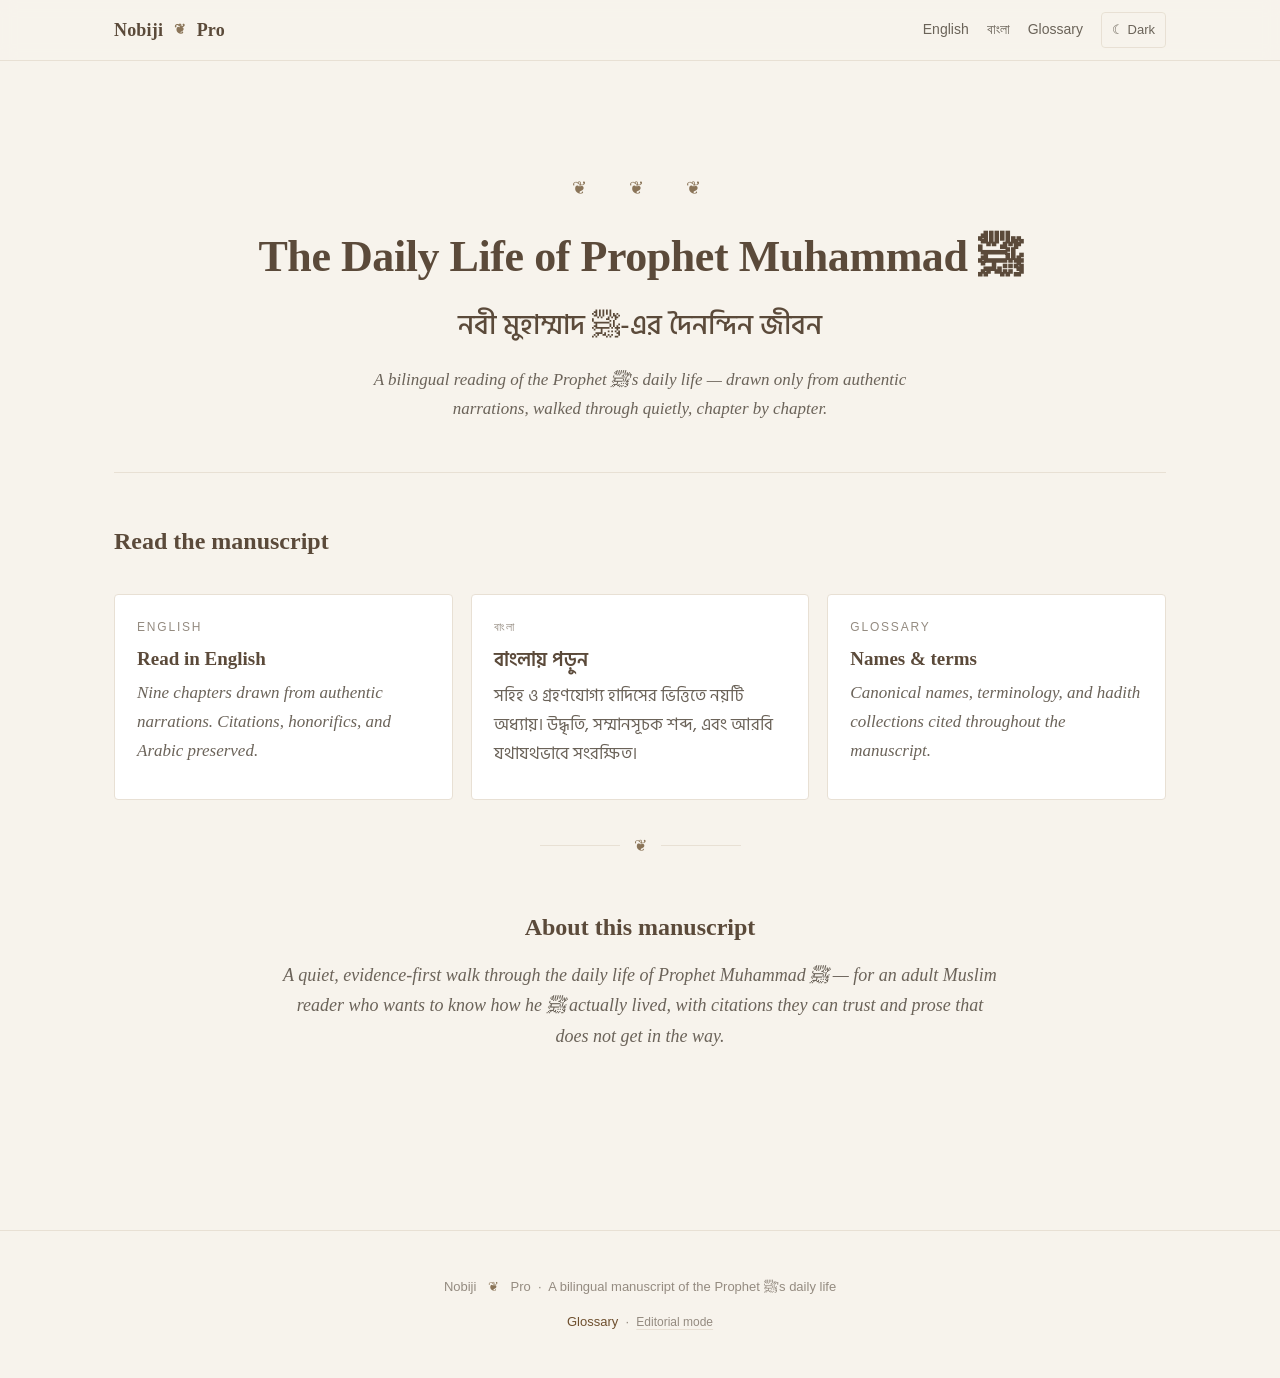
<file: index.html>
<!doctype html>
<html lang="en">
<head>
  <meta charset="utf-8">
  <meta name="viewport" content="width=device-width, initial-scale=1, viewport-fit=cover">
  <meta name="description" content="The Daily Life of Prophet Muhammad ﷺ — a bilingual Islamic manuscript in preparation. Manuscript review interface, draft state.">
  <meta name="robots" content="noindex">
  <title>Nobiji Pro — Manuscript Review</title>

  <link rel="preconnect" href="https://fonts.googleapis.com">
  <link rel="preconnect" href="https://fonts.gstatic.com" crossorigin>
  <link href="https://fonts.googleapis.com/css2?family=Hind+Siliguri:wght@400;500;600;700&family=Amiri:wght@400;700&family=EB+Garamond:ital,wght@0,400;0,500;0,600;1,400&display=swap" rel="stylesheet">

  <link rel="stylesheet" href="assets/css/main.css">
  <script>
    // Apply theme + mode synchronously to prevent FOUC
    (function () {
      try {
        var t = localStorage.getItem("nobiji-theme");
        if (!t && window.matchMedia && window.matchMedia("(prefers-color-scheme: dark)").matches) t = "dark";
        if (t === "dark") document.documentElement.setAttribute("data-theme", "dark");
        var p = new URLSearchParams(location.search);
        var m = p.get("mode");
        if (m === "academic" || m === "review") { localStorage.setItem("nobiji-mode", "academic"); m = "academic"; }
        else if (m === "public" || m === "reader") { localStorage.setItem("nobiji-mode", "public"); m = "public"; }
        else { m = localStorage.getItem("nobiji-mode"); }
        document.documentElement.setAttribute("data-mode", m === "academic" ? "academic" : "public");
      } catch (e) {}
    })();
  </script>
</head>
<body>

<nav class="site-nav">
  <div class="site-nav-inner">
    <a href="index.html" class="site-nav-brand">Nobiji <span class="ornament">❦</span> Pro</a>
    <button class="nav-mobile-toggle" aria-label="Open menu">Menu</button>
    <div class="site-nav-links">
      <a href="read-en.html">English</a>
      <a href="read-bn.html">বাংলা</a>
      <a href="glossary.html">Glossary</a>
      <a href="mufti-review.html" class="academic-only">Mufti Review</a>
      <a href="review.html" class="academic-only">Submit Review</a>
      <a href="scholar.html" class="academic-only">Scholar Guide</a>
      <a href="status.html" class="academic-only">Status</a>
      <button class="theme-toggle" type="button">☾ Dark</button>
    </div>
  </div>
</nav>

<main class="page">

  <section class="hero">
    <div class="ornament-row">❦ &nbsp; ❦ &nbsp; ❦</div>
    <h1>The Daily Life of Prophet Muhammad ﷺ</h1>
    <div class="subtitle">নবী মুহাম্মাদ ﷺ-এর দৈনন্দিন জীবন</div>
    <p class="tagline">A bilingual reading of the Prophet ﷺ's daily life — drawn only from authentic narrations, walked through quietly, chapter by chapter.</p>
  </section>

  <div class="ms-banner academic-only" role="note">
    <span class="icon">⚠</span>
    <div>
      <strong>Editorial mode — draft state.</strong><br>
      You are viewing the internal review interface. Every cited narration sits at MEDIUM confidence; translations are AI-assisted; chapter tags are visible. Switch to reader mode from the footer.
    </div>
  </div>

  <div data-continue-reading hidden></div>

  <h2 style="font-family: var(--font-en-serif); color: var(--accent); margin-top: 48px; font-size: 24px; font-weight: 600;">Read the manuscript</h2>

  <div class="card-grid">
    <a class="card" href="read-en.html">
      <div class="num">English</div>
      <h3>Read in English</h3>
      <p class="bn-title" style="font-family: var(--font-en-serif); font-style: italic; color: var(--ink-soft);">Nine chapters drawn from authentic narrations. Citations, honorifics, and Arabic preserved.</p>
      <div class="meta academic-only">
        <span>9 chapters</span>
        <span class="pill pill-draft">Draft</span>
      </div>
    </a>

    <a class="card" href="read-bn.html">
      <div class="num">বাংলা</div>
      <h3 class="bn" style="font-family: var(--font-bn);">বাংলায় পড়ুন</h3>
      <p class="bn-title" style="font-family: var(--font-bn);">সহিহ ও গ্রহণযোগ্য হাদিসের ভিত্তিতে নয়টি অধ্যায়। উদ্ধৃতি, সম্মানসূচক শব্দ, এবং আরবি যথাযথভাবে সংরক্ষিত।</p>
      <div class="meta academic-only">
        <span>৯টি অধ্যায়</span>
        <span class="pill pill-draft">Draft</span>
      </div>
    </a>

    <a class="card academic-only" href="mufti-review.html" style="border-left: 4px solid var(--accent);">
      <div class="num">Mufti Review</div>
      <h3>Mufti Review hub</h3>
      <p class="bn-title" style="font-family: var(--font-en-serif); font-style: italic; color: var(--ink-soft);">One page for reviewing Muftis: start guide, checklist, feedback template, first batch of chapters, direct editorial-mode links.</p>
      <div class="meta">
        <span>Batch 1 ready</span>
        <span class="pill pill-draft">4 chapters</span>
      </div>
    </a>

    <a class="card academic-only" href="scholar.html">
      <div class="num">Scholar Guide</div>
      <h3>Long-form scholar guide</h3>
      <p class="bn-title" style="font-family: var(--font-en-serif); font-style: italic; color: var(--ink-soft);">Background on the review system: flag meanings, approval workflow, confidence ceiling, what reviewers should never be asked to do.</p>
      <div class="meta">
        <span>Reference</span>
        <span class="pill pill-empty">Open</span>
      </div>
    </a>

    <a class="card academic-only" href="status.html">
      <div class="num">Project</div>
      <h3>Manuscript status</h3>
      <p class="bn-title" style="font-family: var(--font-en-serif); font-style: italic; color: var(--ink-soft);">Where each chapter sits in the pipeline. What is approved, what is pending.</p>
      <div class="meta">
        <span>Live status</span>
        <span class="pill pill-empty">Updated</span>
      </div>
    </a>

    <a class="card public-only" href="glossary.html">
      <div class="num">Glossary</div>
      <h3>Names &amp; terms</h3>
      <p class="bn-title" style="font-family: var(--font-en-serif); font-style: italic; color: var(--ink-soft);">Canonical names, terminology, and hadith collections cited throughout the manuscript.</p>
    </a>
  </div>

  <div class="ornament-divider">❦</div>

  <div class="prose" style="margin-top: 48px;">
    <h2 style="text-align: center;">About this manuscript</h2>
    <p style="text-align: center; color: var(--ink-soft); font-style: italic;">A quiet, evidence-first walk through the daily life of Prophet Muhammad ﷺ — for an adult Muslim reader who wants to know how he ﷺ actually lived, with citations they can trust and prose that does not get in the way.</p>
  </div>

</main>

<footer class="site-footer">
  <p class="public-only">Nobiji <span class="ornament">❦</span> Pro &nbsp;·&nbsp; A bilingual manuscript of the Prophet ﷺ's daily life</p>
  <p class="academic-only">Nobiji <span class="ornament">❦</span> Pro &nbsp;·&nbsp; Manuscript review interface &nbsp;·&nbsp; Draft state, not for publication</p>
  <p style="margin-top: 8px;">
    <a href="glossary.html">Glossary</a>
    <span class="academic-only"> &nbsp;·&nbsp; <a href="status.html">Status</a> &nbsp;·&nbsp; <a href="scholar.html">Scholar Review</a></span>
    &nbsp;·&nbsp; <button class="mode-toggle" type="button">Editorial mode</button>
  </p>
</footer>

<script src="assets/js/chapters-data.js"></script>
<script src="assets/js/app.js"></script>
</body>
</html>
</file>
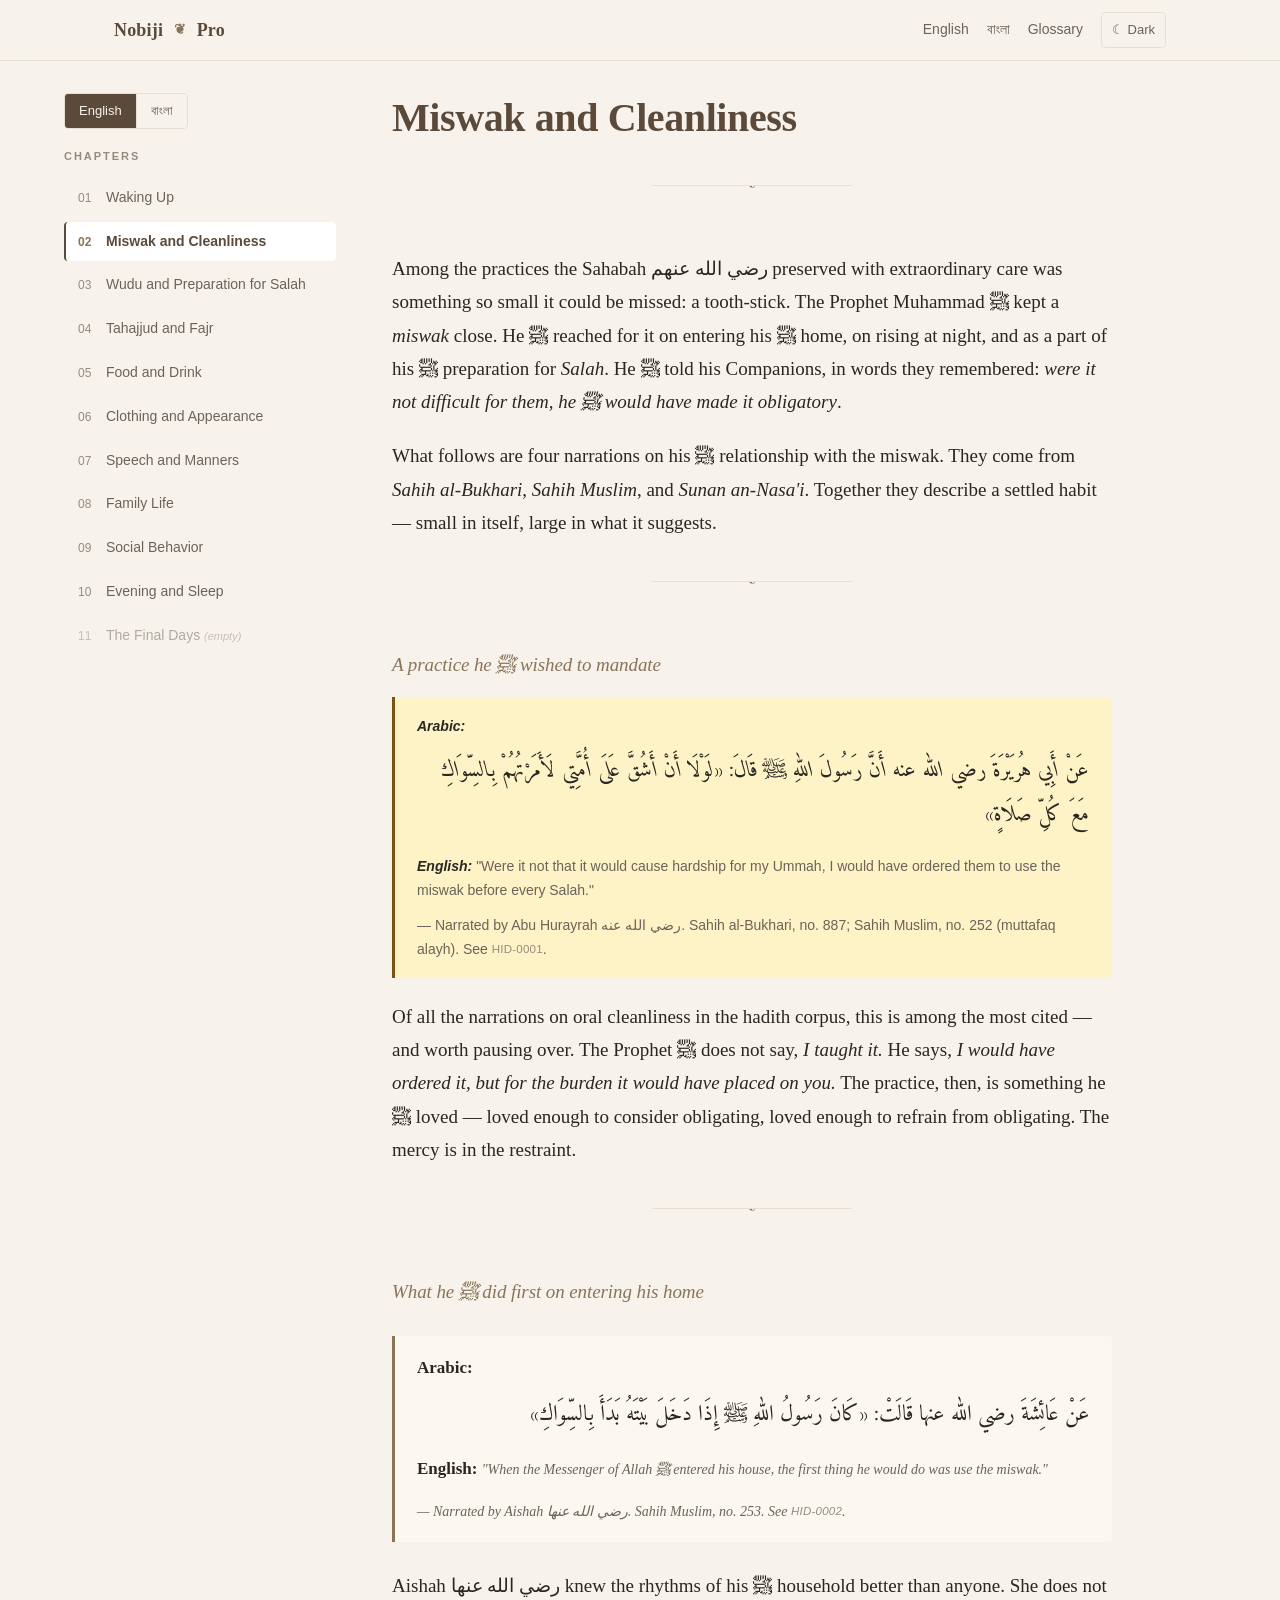
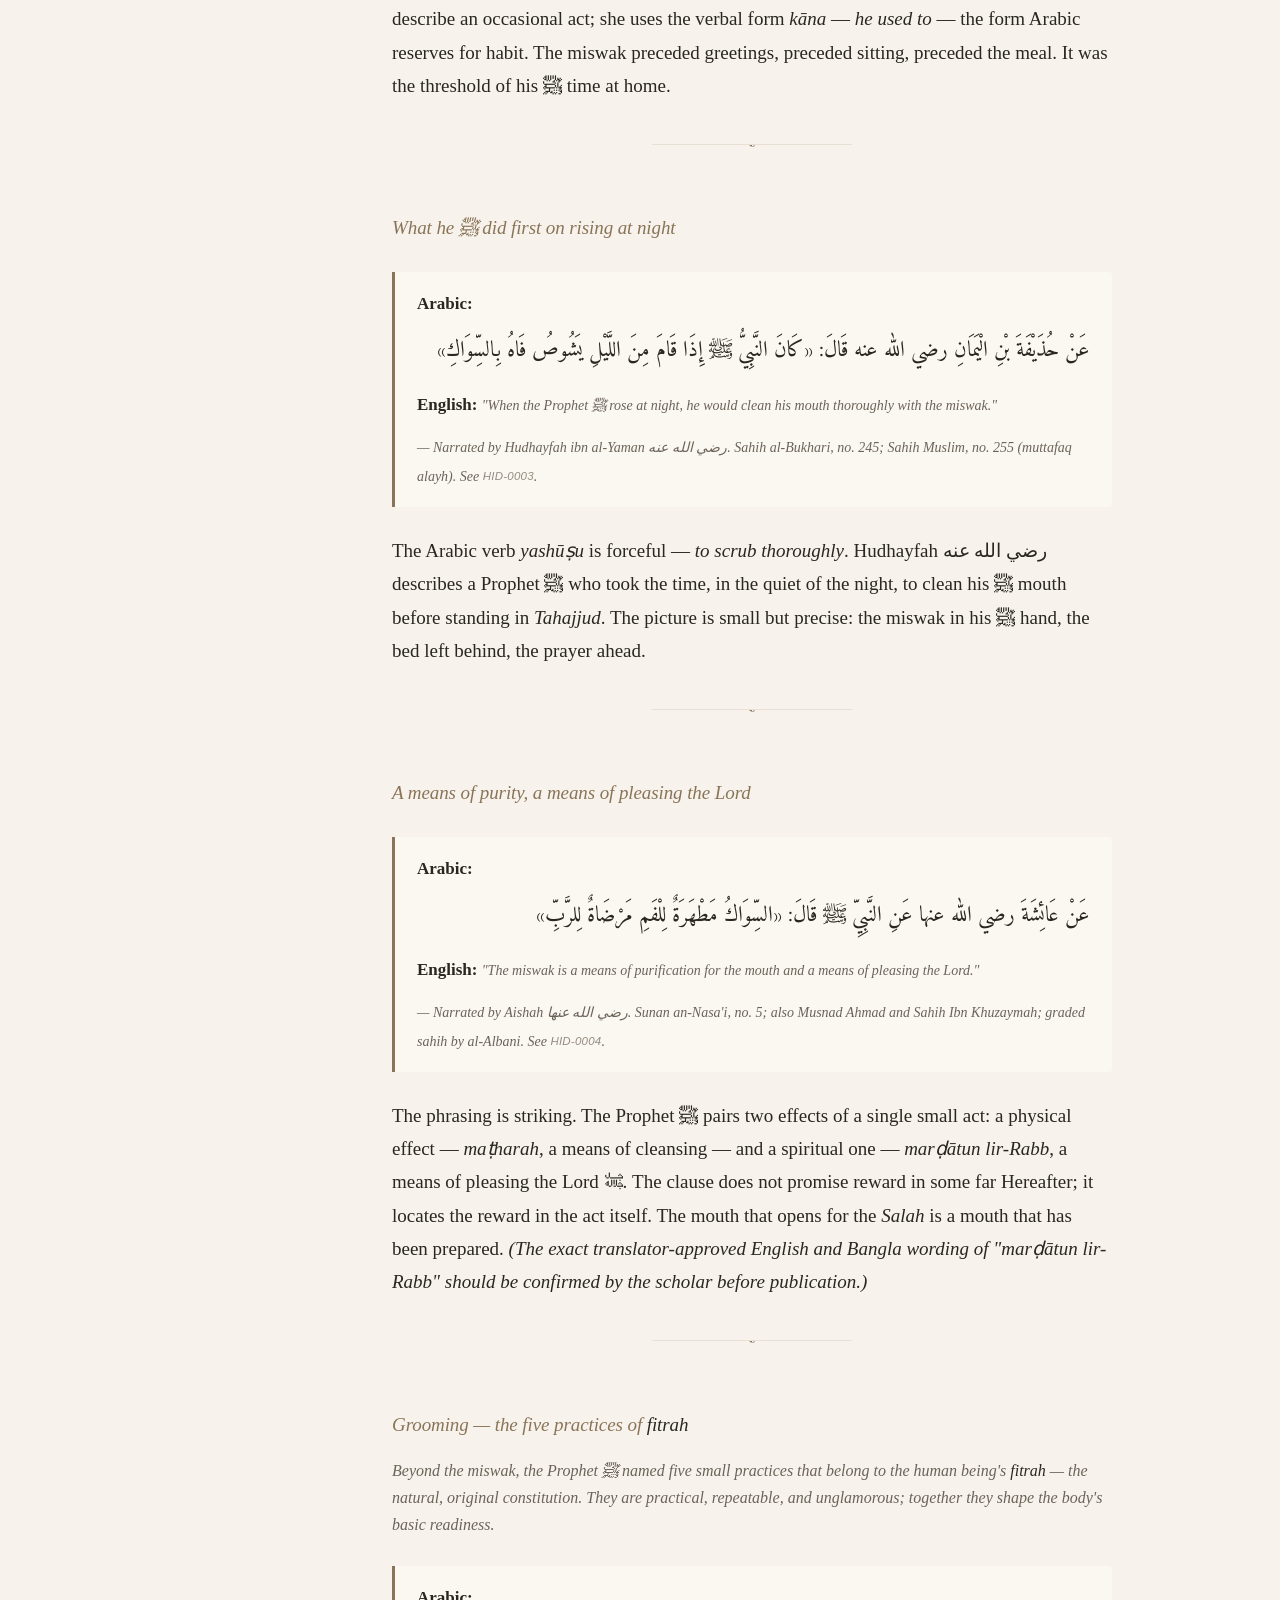
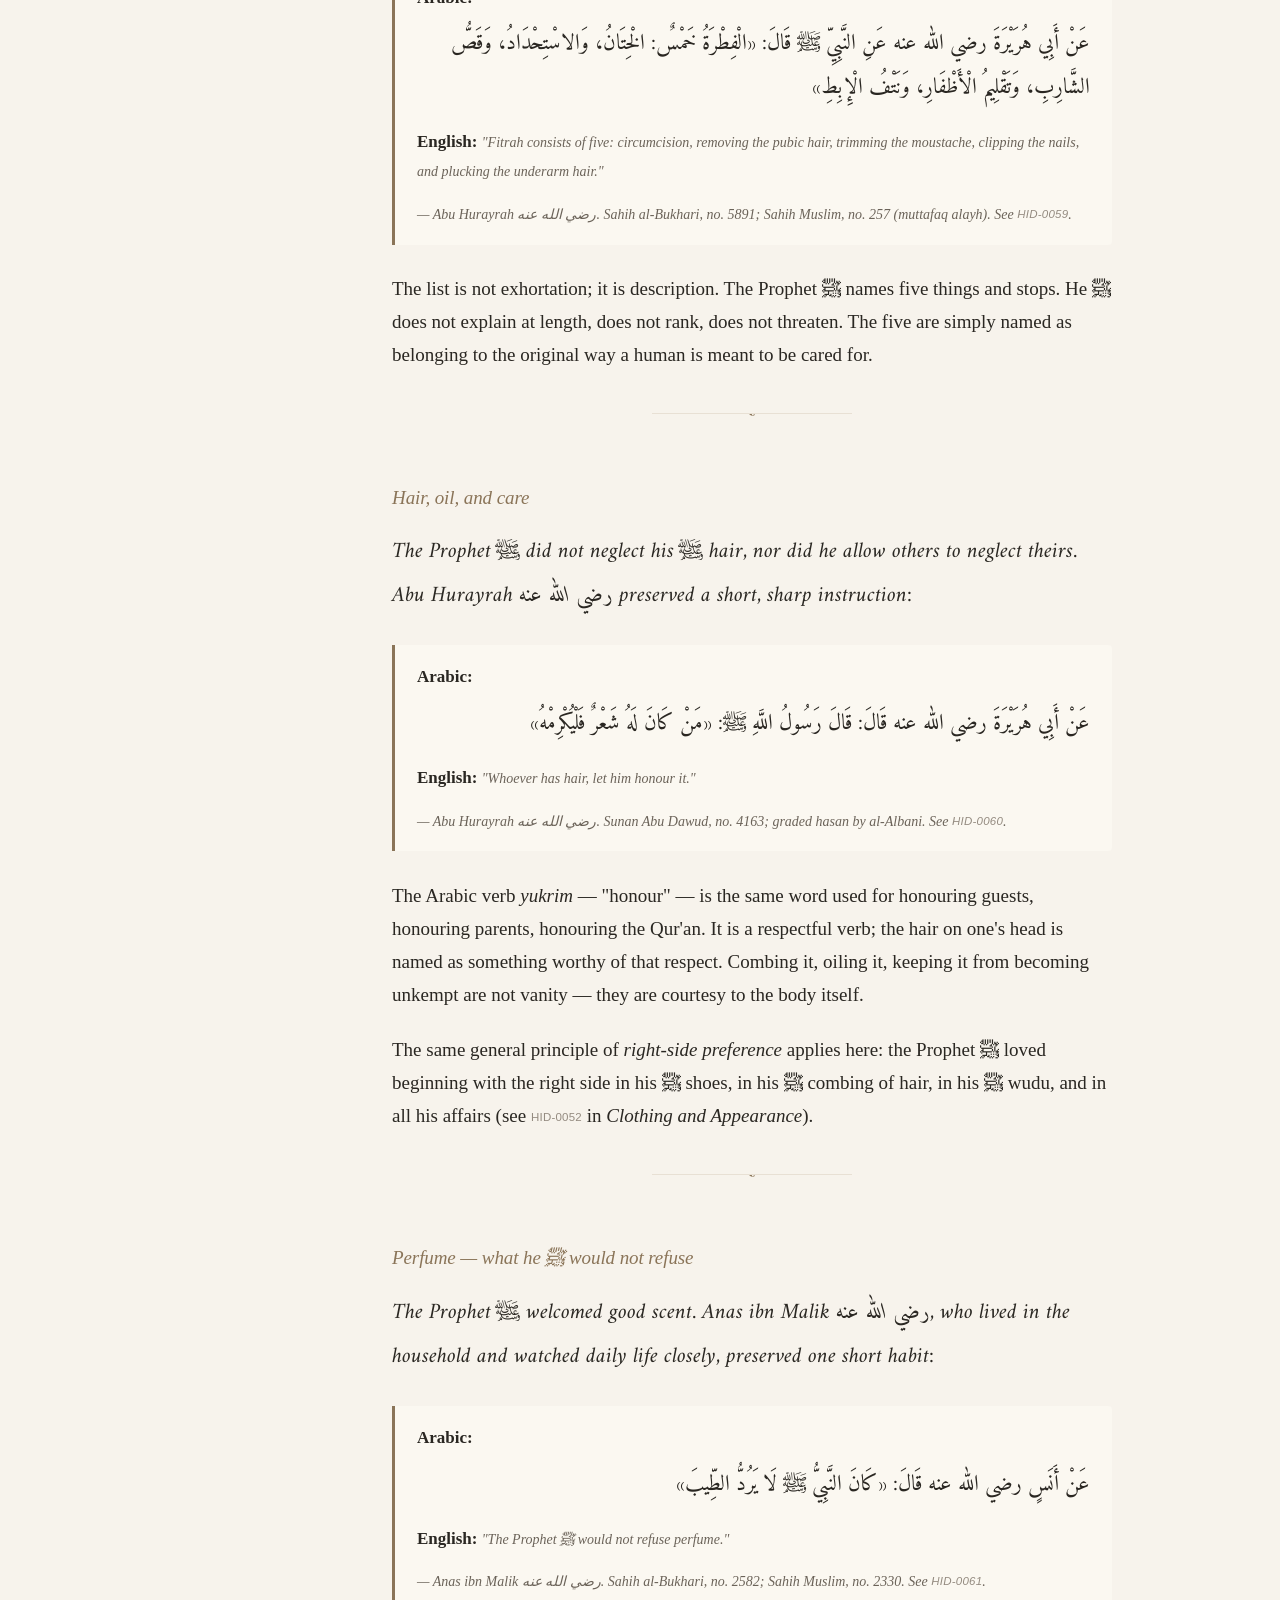
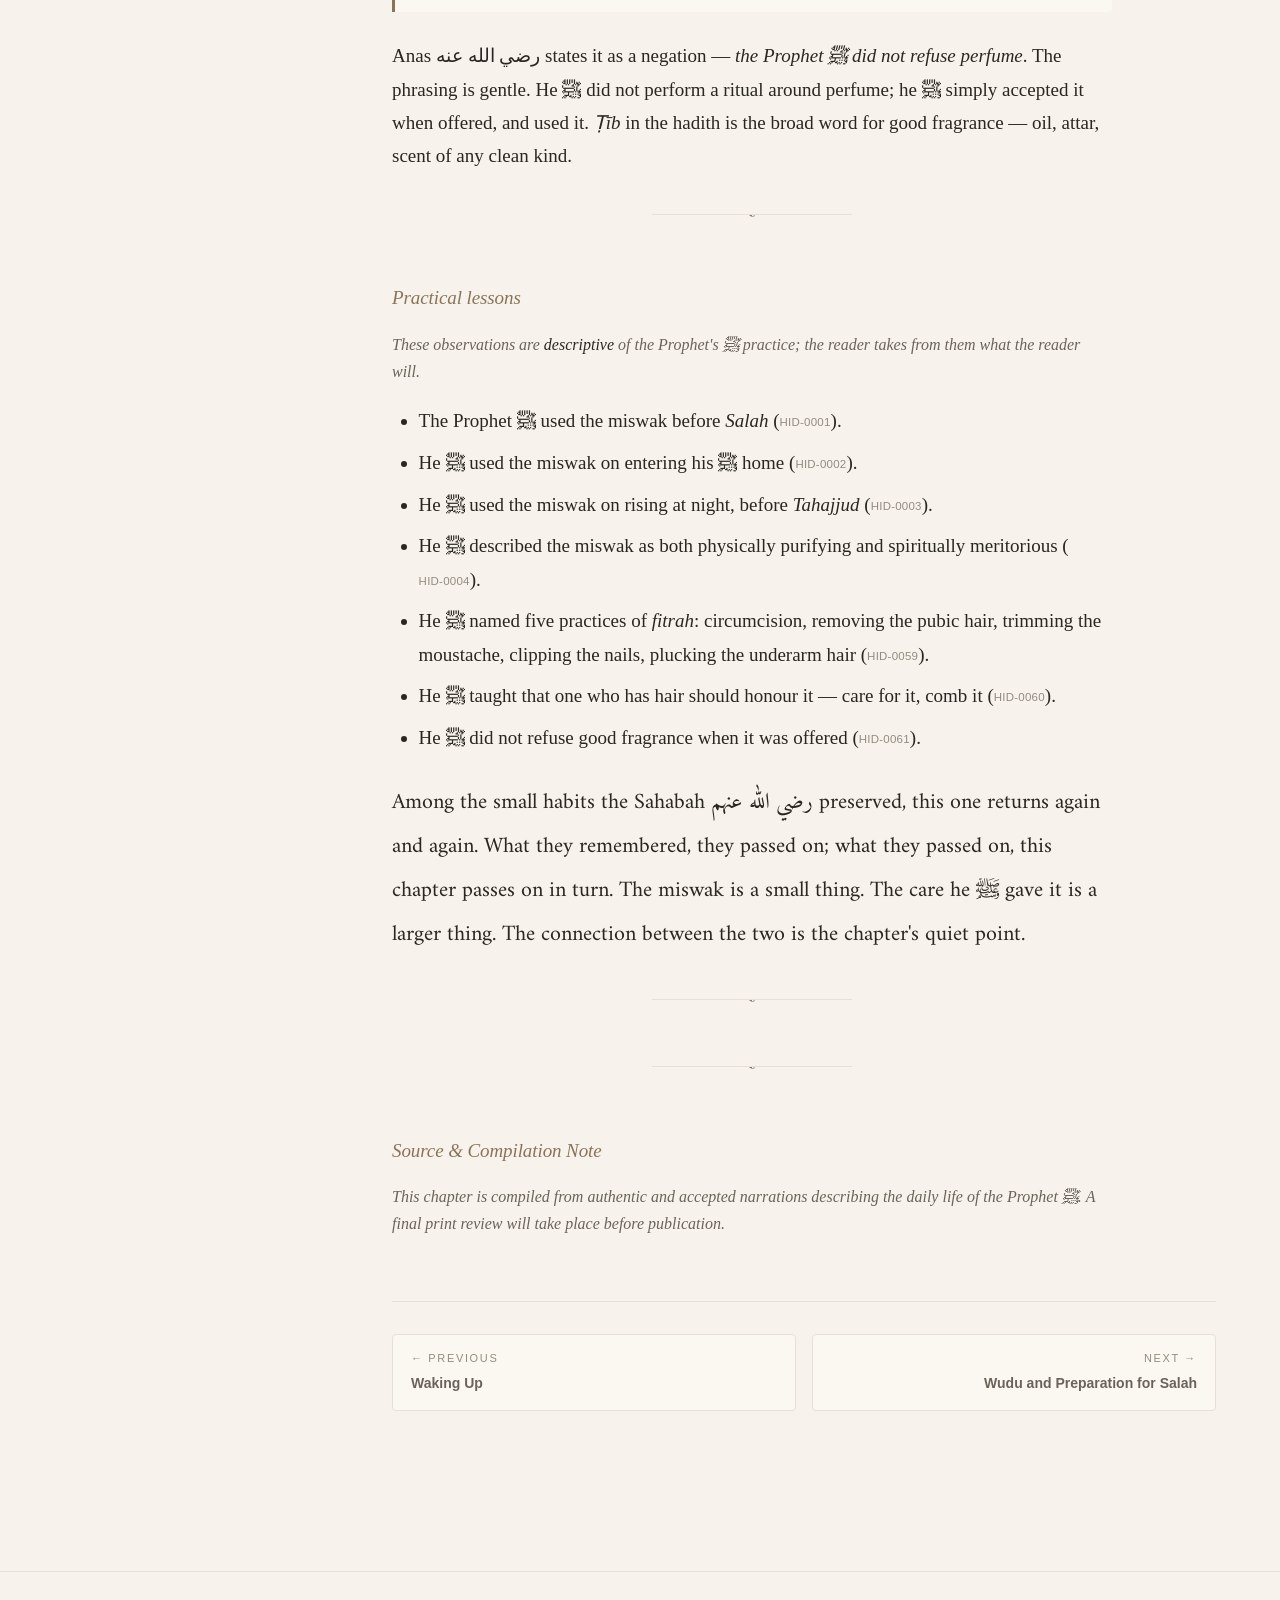
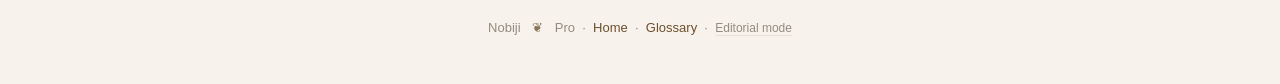
<file: chapter.html>
<!doctype html>
<html lang="en">
<head>
  <meta charset="utf-8">
  <meta name="viewport" content="width=device-width, initial-scale=1, viewport-fit=cover">
  <meta name="description" content="Manuscript chapter — Nobiji Pro">
  <meta name="robots" content="noindex">
  <title>Chapter — Nobiji Pro</title>
  <link rel="preconnect" href="https://fonts.googleapis.com">
  <link rel="preconnect" href="https://fonts.gstatic.com" crossorigin>
  <link href="https://fonts.googleapis.com/css2?family=Hind+Siliguri:wght@400;500;600;700&family=Amiri:wght@400;700&family=EB+Garamond:ital,wght@0,400;0,500;0,600;1,400&family=Charter:wght@400;700&display=swap" rel="stylesheet">
  <link rel="stylesheet" href="assets/css/main.css">
  <link rel="stylesheet" href="assets/css/reader.css">
  <script>(function(){try{var t=localStorage.getItem("nobiji-theme");if(!t&&matchMedia("(prefers-color-scheme: dark)").matches)t="dark";if(t==="dark")document.documentElement.setAttribute("data-theme","dark");var p=new URLSearchParams(location.search);var m=p.get("mode");if(m==="academic"||m==="review"){localStorage.setItem("nobiji-mode","academic");m="academic";}else if(m==="public"||m==="reader"){localStorage.setItem("nobiji-mode","public");m="public";}else{m=localStorage.getItem("nobiji-mode");}document.documentElement.setAttribute("data-mode",m==="academic"?"academic":"public");}catch(e){}})();</script>
</head>
<body>

<div class="reading-progress" aria-hidden="true"></div>

<nav class="site-nav">
  <div class="site-nav-inner">
    <a href="index.html" class="site-nav-brand">Nobiji <span class="ornament">❦</span> Pro</a>
    <button class="nav-mobile-toggle" aria-label="Open menu">Menu</button>
    <div class="site-nav-links">
      <a href="read-en.html">English</a>
      <a href="read-bn.html">বাংলা</a>
      <a href="glossary.html">Glossary</a>
      <a href="mufti-review.html" class="academic-only">Mufti Review</a>
      <a href="review.html" class="academic-only">Submit Review</a>
      <a href="scholar.html" class="academic-only">Scholar Guide</a>
      <a href="status.html" class="academic-only">Status</a>
      <button class="theme-toggle" type="button">☾ Dark</button>
    </div>
  </div>
</nav>

<div class="reader-layout">

  <aside class="reader-sidebar" aria-label="Chapter navigation">
    <!-- Sidebar populated by reader.js -->
  </aside>

  <article>
    <h1 class="reader-title-holder" style="display:none"></h1>
    <div class="reader-content"></div>
    <nav class="chapter-nav" aria-label="Chapter navigation"></nav>
  </article>

</div>

<!--
  Floating "Review this chapter" button — academic-only.
  Pre-fills the chapter parameter into the review form.
  Hidden in public reader mode via the .academic-only CSS rule.
  Label switches based on current reader language (lang=bn|en) — set by reader.js.
-->
<a class="review-chapter-fab academic-only" id="review-chapter-fab" href="review.html" title="এই অধ্যায়ে মন্তব্য করুন · Submit a review comment on this chapter">
  <span class="fab-icon" aria-hidden="true">✎</span>
  <span class="fab-label fab-label-bn">এই অধ্যায়ে মন্তব্য করুন</span>
  <span class="fab-label fab-label-en">Review this chapter</span>
</a>

<footer class="site-footer">
  <p class="public-only">Nobiji <span class="ornament">❦</span> Pro &nbsp;·&nbsp; <a href="index.html">Home</a> &nbsp;·&nbsp; <a href="glossary.html">Glossary</a> &nbsp;·&nbsp; <button class="mode-toggle" type="button">Editorial mode</button></p>
  <p class="academic-only">Nobiji <span class="ornament">❦</span> Pro &nbsp;·&nbsp; Draft manuscript &nbsp;·&nbsp; <a href="index.html">Home</a> &nbsp;·&nbsp; <a href="status.html">Status</a> &nbsp;·&nbsp; <a href="scholar.html">Scholar Review</a> &nbsp;·&nbsp; <button class="mode-toggle" type="button">Editorial mode</button></p>
</footer>

<script src="assets/js/chapters-data.js"></script>
<script src="assets/js/app.js"></script>
<script src="assets/js/reader.js"></script>
</body>
</html>
</file>
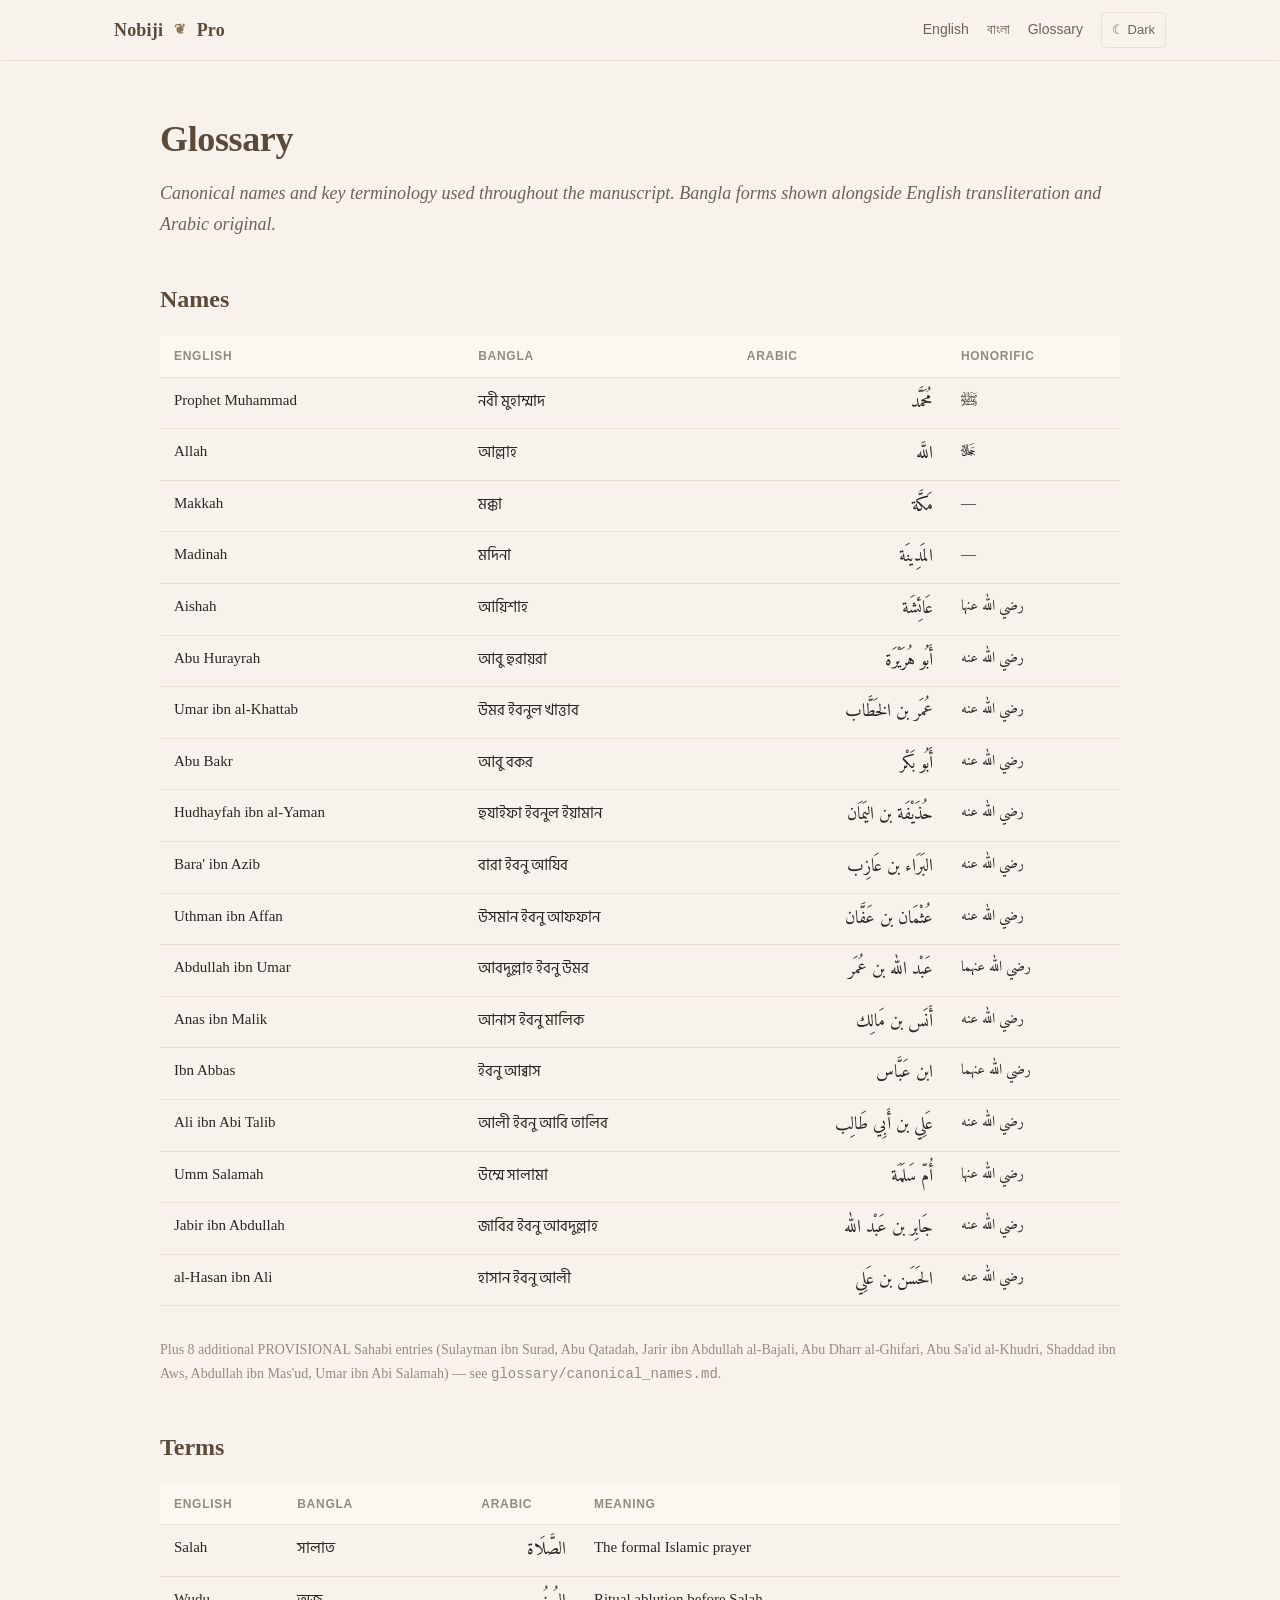
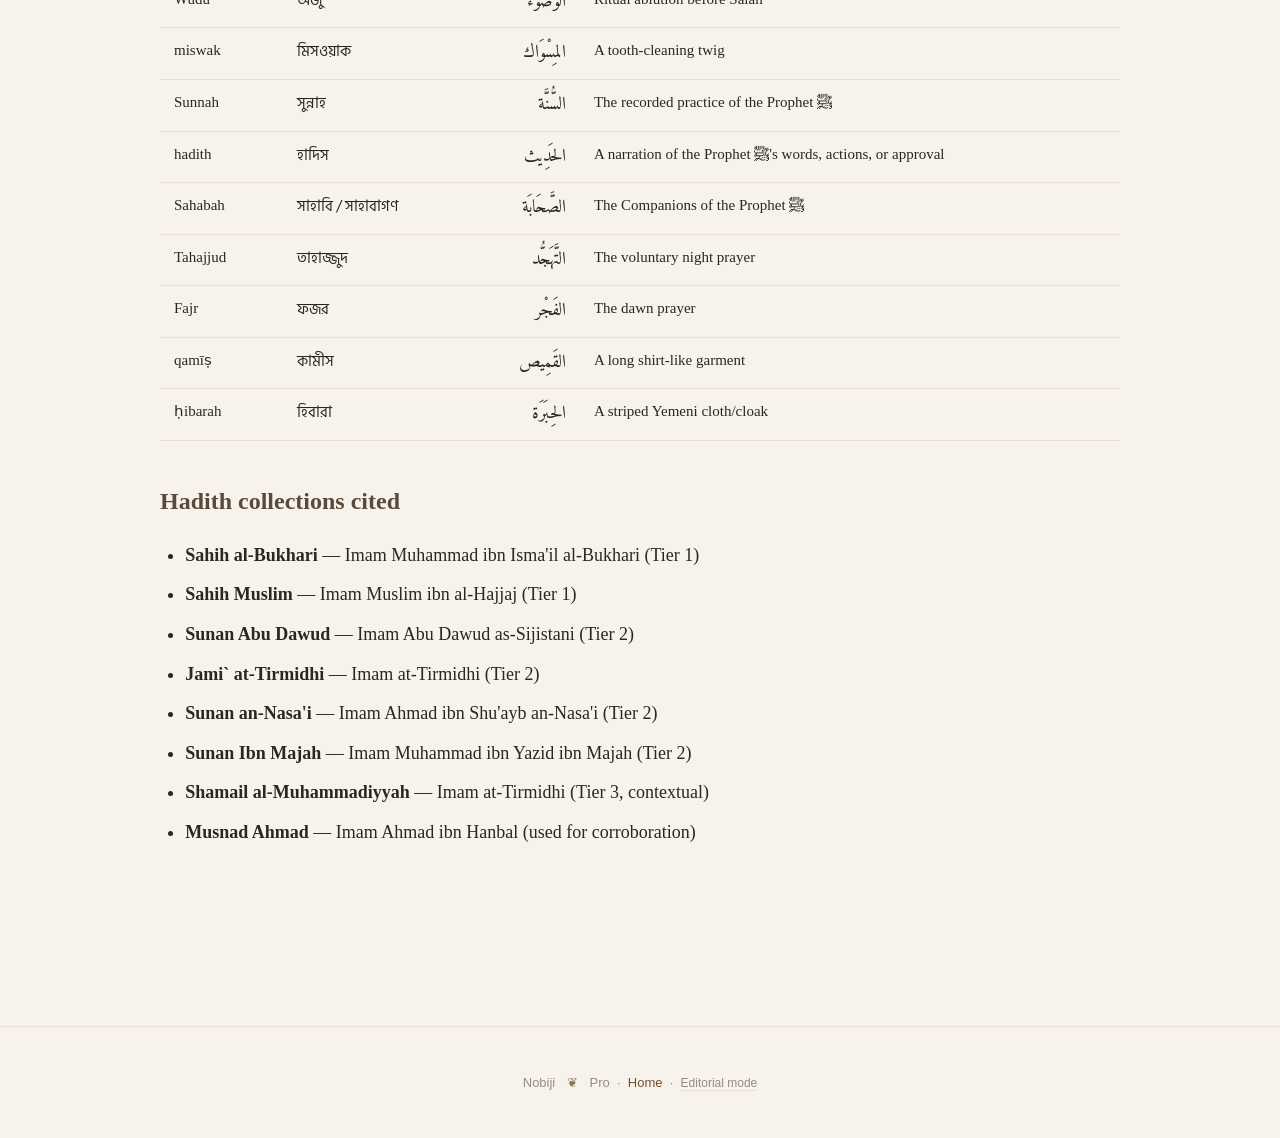
<file: glossary.html>
<!doctype html>
<html lang="en">
<head>
  <meta charset="utf-8">
  <meta name="viewport" content="width=device-width, initial-scale=1">
  <meta name="description" content="Glossary — Nobiji Pro">
  <meta name="robots" content="noindex">
  <title>Glossary — Nobiji Pro</title>
  <link rel="preconnect" href="https://fonts.googleapis.com">
  <link rel="preconnect" href="https://fonts.gstatic.com" crossorigin>
  <link href="https://fonts.googleapis.com/css2?family=Hind+Siliguri:wght@400;500;600;700&family=Amiri:wght@400;700&family=EB+Garamond:ital,wght@0,400;0,500;0,600;1,400&display=swap" rel="stylesheet">
  <link rel="stylesheet" href="assets/css/main.css">
  <link rel="stylesheet" href="assets/css/reader.css">
  <script>(function(){try{var t=localStorage.getItem("nobiji-theme");if(!t&&matchMedia("(prefers-color-scheme: dark)").matches)t="dark";if(t==="dark")document.documentElement.setAttribute("data-theme","dark");var p=new URLSearchParams(location.search);var m=p.get("mode");if(m==="academic"||m==="review"){localStorage.setItem("nobiji-mode","academic");m="academic";}else if(m==="public"||m==="reader"){localStorage.setItem("nobiji-mode","public");m="public";}else{m=localStorage.getItem("nobiji-mode");}document.documentElement.setAttribute("data-mode",m==="academic"?"academic":"public");}catch(e){}})();</script>
  <style>
    .gloss-table { width: 100%; border-collapse: collapse; margin: 16px 0 32px; font-size: 15px; }
    .gloss-table th, .gloss-table td { padding: 10px 14px; border-bottom: 1px solid var(--rule); text-align: left; vertical-align: top; }
    .gloss-table th { background: var(--surface-soft); font-family: var(--font-en-sans); font-size: 12px; text-transform: uppercase; letter-spacing: 0.06em; color: var(--ink-muted); font-weight: 600; }
    .gloss-table td.bn { font-family: var(--font-bn); }
    .gloss-table td.ar { font-family: var(--font-ar); direction: rtl; text-align: right; font-size: 18px; }
    .gloss-table td.honorific-cell { font-family: var(--font-ar); }
    /* In public mode hide the Status column entirely — readers don't need
       to see LOCKED/PROVISIONAL/PILL distinctions. */
    [data-mode="public"] .gloss-table th:last-child,
    [data-mode="public"] .gloss-table td:last-child { display: none; }
    [data-mode="public"] .glossary-public-note { display: none; }
  </style>
</head>
<body>

<nav class="site-nav">
  <div class="site-nav-inner">
    <a href="index.html" class="site-nav-brand">Nobiji <span class="ornament">❦</span> Pro</a>
    <button class="nav-mobile-toggle" aria-label="Open menu">Menu</button>
    <div class="site-nav-links">
      <a href="read-en.html">English</a>
      <a href="read-bn.html">বাংলা</a>
      <a href="glossary.html">Glossary</a>
      <a href="mufti-review.html" class="academic-only">Mufti Review</a>
      <a href="review.html" class="academic-only">Submit Review</a>
      <a href="scholar.html" class="academic-only">Scholar Guide</a>
      <a href="status.html" class="academic-only">Status</a>
      <button class="theme-toggle" type="button">☾ Dark</button>
    </div>
  </div>
</nav>

<main class="page">
<div class="prose" style="max-width: 960px;">

  <h1>Glossary</h1>
  <p class="lead">Canonical names and key terminology used throughout the manuscript. Bangla forms shown alongside English transliteration and Arabic original.</p>

  <h2>Names</h2>
  <p class="academic-only" style="color: var(--ink-soft); font-style: italic; font-size: 15px;">Names below marked <span class="tag tag-name">PROVISIONAL</span> are auto-added by the pipeline and await user/scholar canonical-form confirmation.</p>

  <table class="gloss-table">
    <thead><tr><th>English</th><th>Bangla</th><th>Arabic</th><th>Honorific</th><th>Status</th></tr></thead>
    <tbody>
      <tr><td>Prophet Muhammad</td><td class="bn">নবী মুহাম্মাদ</td><td class="ar">مُحَمَّد</td><td class="honorific-cell">ﷺ</td><td><span class="pill pill-verified">LOCKED</span></td></tr>
      <tr><td>Allah</td><td class="bn">আল্লাহ</td><td class="ar">اللَّه</td><td class="honorific-cell">ﷻ</td><td><span class="pill pill-verified">LOCKED</span></td></tr>
      <tr><td>Makkah</td><td class="bn">মক্কা</td><td class="ar">مَكَّة</td><td>—</td><td><span class="pill pill-verified">LOCKED</span></td></tr>
      <tr><td>Madinah</td><td class="bn">মদিনা</td><td class="ar">المَدِينَة</td><td>—</td><td><span class="pill pill-verified">LOCKED</span></td></tr>
      <tr><td>Aishah</td><td class="bn">আয়িশাহ</td><td class="ar">عَائِشَة</td><td class="honorific-cell">رضي الله عنها</td><td><span class="pill pill-verified">LOCKED</span></td></tr>
      <tr><td>Abu Hurayrah</td><td class="bn">আবু হুরায়রা</td><td class="ar">أَبُو هُرَيْرَة</td><td class="honorific-cell">رضي الله عنه</td><td><span class="pill pill-verified">LOCKED</span></td></tr>
      <tr><td>Umar ibn al-Khattab</td><td class="bn">উমর ইবনুল খাত্তাব</td><td class="ar">عُمَر بن الخَطَّاب</td><td class="honorific-cell">رضي الله عنه</td><td><span class="pill pill-verified">LOCKED</span></td></tr>
      <tr><td>Abu Bakr</td><td class="bn">আবু বকর</td><td class="ar">أَبُو بَكْر</td><td class="honorific-cell">رضي الله عنه</td><td><span class="pill pill-verified">LOCKED</span></td></tr>
      <tr><td>Hudhayfah ibn al-Yaman</td><td class="bn">হুযাইফা ইবনুল ইয়ামান</td><td class="ar">حُذَيْفَة بن اليَمَان</td><td class="honorific-cell">رضي الله عنه</td><td><span class="tag tag-name">PROVISIONAL</span></td></tr>
      <tr><td>Bara' ibn Azib</td><td class="bn">বারা ইবনু আযিব</td><td class="ar">البَرَاء بن عَازِب</td><td class="honorific-cell">رضي الله عنه</td><td><span class="tag tag-name">PROVISIONAL</span></td></tr>
      <tr><td>Uthman ibn Affan</td><td class="bn">উসমান ইবনু আফফান</td><td class="ar">عُثْمَان بن عَفَّان</td><td class="honorific-cell">رضي الله عنه</td><td><span class="tag tag-name">PROVISIONAL</span></td></tr>
      <tr><td>Abdullah ibn Umar</td><td class="bn">আবদুল্লাহ ইবনু উমর</td><td class="ar">عَبْد الله بن عُمَر</td><td class="honorific-cell">رضي الله عنهما</td><td><span class="tag tag-name">PROVISIONAL</span></td></tr>
      <tr><td>Anas ibn Malik</td><td class="bn">আনাস ইবনু মালিক</td><td class="ar">أَنَس بن مَالِك</td><td class="honorific-cell">رضي الله عنه</td><td><span class="tag tag-name">PROVISIONAL</span></td></tr>
      <tr><td>Ibn Abbas</td><td class="bn">ইবনু আব্বাস</td><td class="ar">ابن عَبَّاس</td><td class="honorific-cell">رضي الله عنهما</td><td><span class="tag tag-name">PROVISIONAL</span></td></tr>
      <tr><td>Ali ibn Abi Talib</td><td class="bn">আলী ইবনু আবি তালিব</td><td class="ar">عَلِي بن أَبِي طَالِب</td><td class="honorific-cell">رضي الله عنه</td><td><span class="tag tag-name">PROVISIONAL</span></td></tr>
      <tr><td>Umm Salamah</td><td class="bn">উম্মে সালামা</td><td class="ar">أُمّ سَلَمَة</td><td class="honorific-cell">رضي الله عنها</td><td><span class="tag tag-name">PROVISIONAL</span></td></tr>
      <tr><td>Jabir ibn Abdullah</td><td class="bn">জাবির ইবনু আবদুল্লাহ</td><td class="ar">جَابِر بن عَبْد الله</td><td class="honorific-cell">رضي الله عنه</td><td><span class="tag tag-name">PROVISIONAL</span></td></tr>
      <tr><td>al-Hasan ibn Ali</td><td class="bn">হাসান ইবনু আলী</td><td class="ar">الحَسَن بن عَلِي</td><td class="honorific-cell">رضي الله عنه</td><td><span class="tag tag-name">PROVISIONAL</span></td></tr>
    </tbody>
  </table>
  <p style="font-size: 14px; color: var(--ink-muted);">Plus 8 additional PROVISIONAL Sahabi entries (Sulayman ibn Surad, Abu Qatadah, Jarir ibn Abdullah al-Bajali, Abu Dharr al-Ghifari, Abu Sa'id al-Khudri, Shaddad ibn Aws, Abdullah ibn Mas'ud, Umar ibn Abi Salamah) — see <code>glossary/canonical_names.md</code>.</p>

  <h2>Terms</h2>
  <table class="gloss-table">
    <thead><tr><th>English</th><th>Bangla</th><th>Arabic</th><th>Meaning</th><th>Status</th></tr></thead>
    <tbody>
      <tr><td>Salah</td><td class="bn">সালাত</td><td class="ar">الصَّلَاة</td><td>The formal Islamic prayer</td><td><span class="pill pill-verified">LOCKED</span></td></tr>
      <tr><td>Wudu</td><td class="bn">অজু</td><td class="ar">الوُضُوء</td><td>Ritual ablution before Salah</td><td><span class="pill pill-verified">LOCKED</span></td></tr>
      <tr><td>miswak</td><td class="bn">মিসওয়াক</td><td class="ar">المِسْوَاك</td><td>A tooth-cleaning twig</td><td><span class="pill pill-verified">LOCKED</span></td></tr>
      <tr><td>Sunnah</td><td class="bn">সুন্নাহ</td><td class="ar">السُّنَّة</td><td>The recorded practice of the Prophet ﷺ</td><td><span class="pill pill-verified">LOCKED</span></td></tr>
      <tr><td>hadith</td><td class="bn">হাদিস</td><td class="ar">الحَدِيث</td><td>A narration of the Prophet ﷺ's words, actions, or approval</td><td><span class="pill pill-verified">LOCKED</span></td></tr>
      <tr><td>Sahabah</td><td class="bn">সাহাবি / সাহাবাগণ</td><td class="ar">الصَّحَابَة</td><td>The Companions of the Prophet ﷺ</td><td><span class="pill pill-verified">LOCKED</span></td></tr>
      <tr><td>Tahajjud</td><td class="bn">তাহাজ্জুদ</td><td class="ar">التَّهَجُّد</td><td>The voluntary night prayer</td><td><span class="pill pill-verified">LOCKED</span></td></tr>
      <tr><td>Fajr</td><td class="bn">ফজর</td><td class="ar">الفَجْر</td><td>The dawn prayer</td><td><span class="pill pill-verified">LOCKED</span></td></tr>
      <tr><td>qamīṣ</td><td class="bn">কামীস</td><td class="ar">القَمِيص</td><td>A long shirt-like garment</td><td><span class="tag tag-term">PROVISIONAL</span></td></tr>
      <tr><td>ḥibarah</td><td class="bn">হিবারা</td><td class="ar">الحِبَرَة</td><td>A striped Yemeni cloth/cloak</td><td><span class="tag tag-term">PROVISIONAL</span></td></tr>
    </tbody>
  </table>

  <h2>Hadith collections cited</h2>
  <ul>
    <li><strong>Sahih al-Bukhari</strong> — Imam Muhammad ibn Isma'il al-Bukhari (Tier 1)</li>
    <li><strong>Sahih Muslim</strong> — Imam Muslim ibn al-Hajjaj (Tier 1)</li>
    <li><strong>Sunan Abu Dawud</strong> — Imam Abu Dawud as-Sijistani (Tier 2)</li>
    <li><strong>Jami` at-Tirmidhi</strong> — Imam at-Tirmidhi (Tier 2)</li>
    <li><strong>Sunan an-Nasa'i</strong> — Imam Ahmad ibn Shu'ayb an-Nasa'i (Tier 2)</li>
    <li><strong>Sunan Ibn Majah</strong> — Imam Muhammad ibn Yazid ibn Majah (Tier 2)</li>
    <li><strong>Shamail al-Muhammadiyyah</strong> — Imam at-Tirmidhi (Tier 3, contextual)</li>
    <li><strong>Musnad Ahmad</strong> — Imam Ahmad ibn Hanbal (used for corroboration)</li>
  </ul>

</div>
</main>

<footer class="site-footer">
  <p class="public-only">Nobiji <span class="ornament">❦</span> Pro &nbsp;·&nbsp; <a href="index.html">Home</a> &nbsp;·&nbsp; <button class="mode-toggle" type="button">Editorial mode</button></p>
  <p class="academic-only">Nobiji <span class="ornament">❦</span> Pro &nbsp;·&nbsp; Manuscript review interface &nbsp;·&nbsp; <a href="index.html">Home</a> &nbsp;·&nbsp; <button class="mode-toggle" type="button">Editorial mode</button></p>
</footer>

<script src="assets/js/chapters-data.js"></script>
<script src="assets/js/app.js"></script>
</body>
</html>
</file>
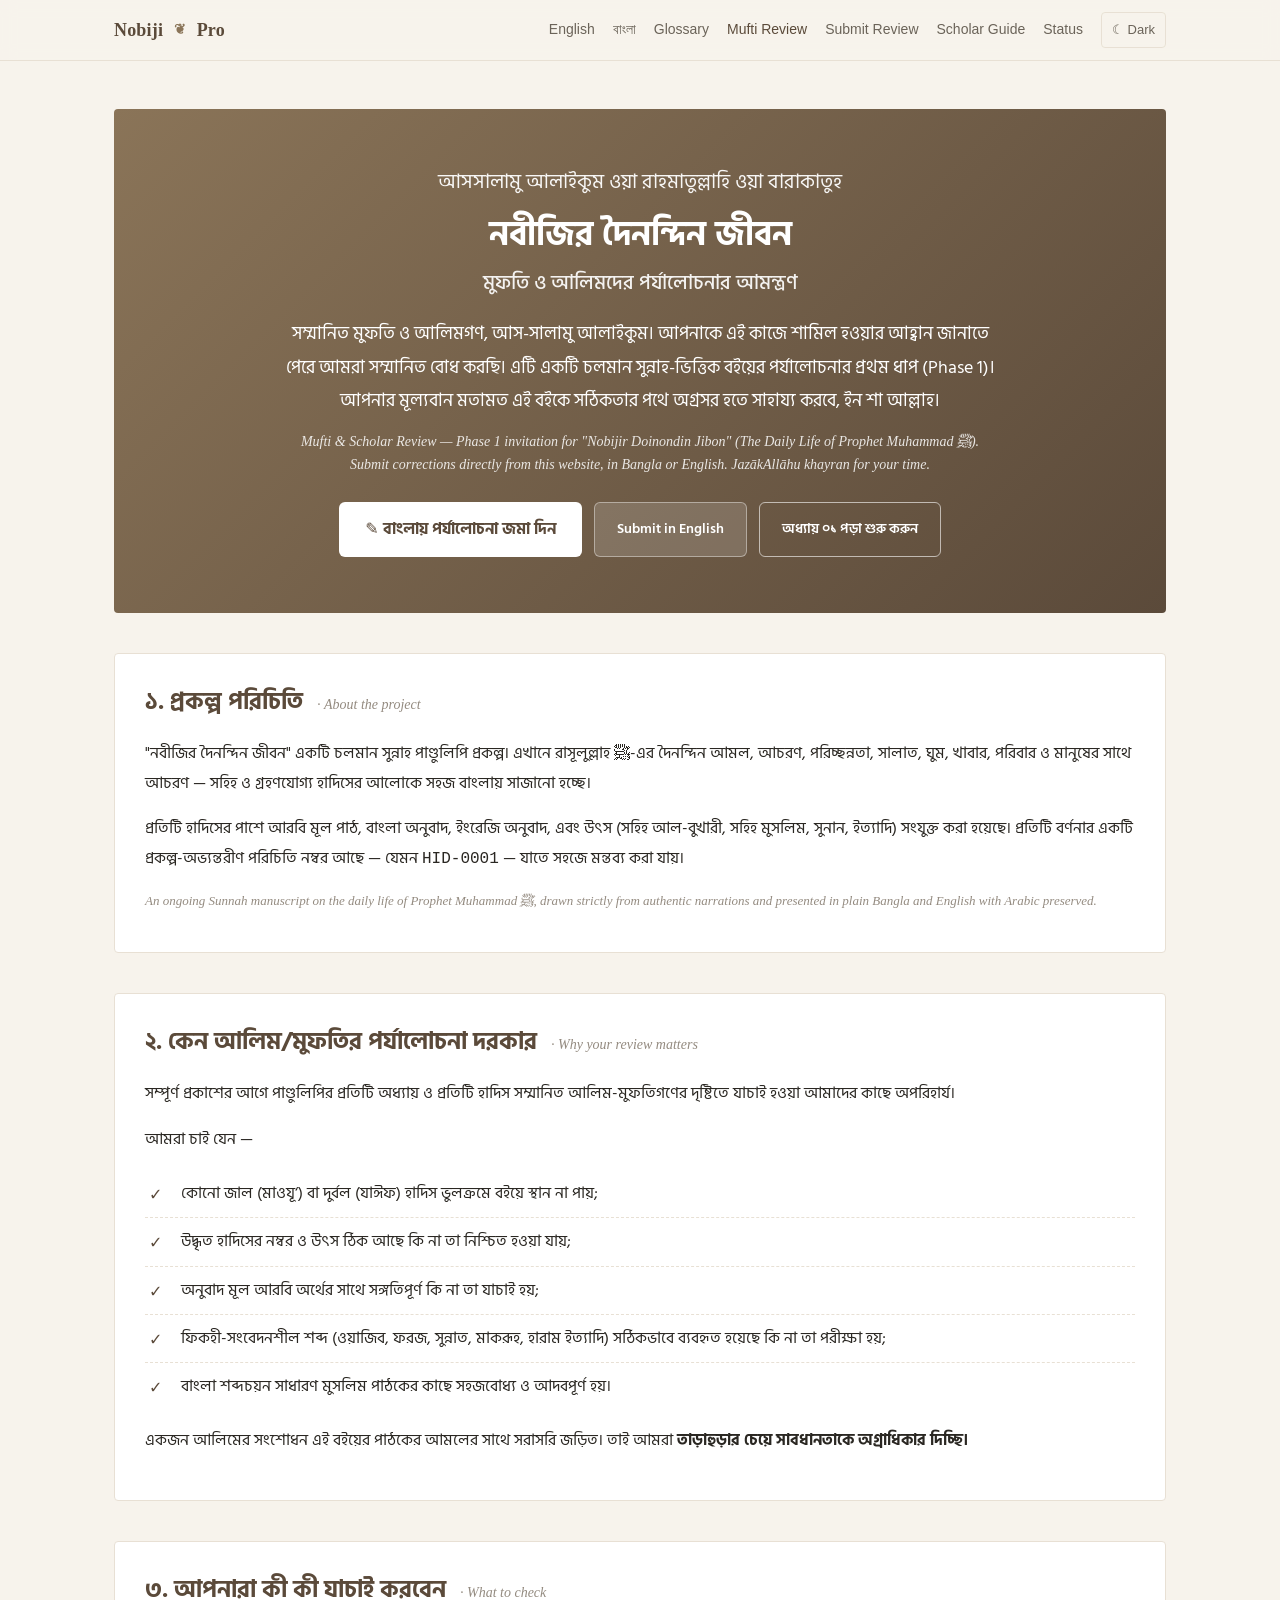
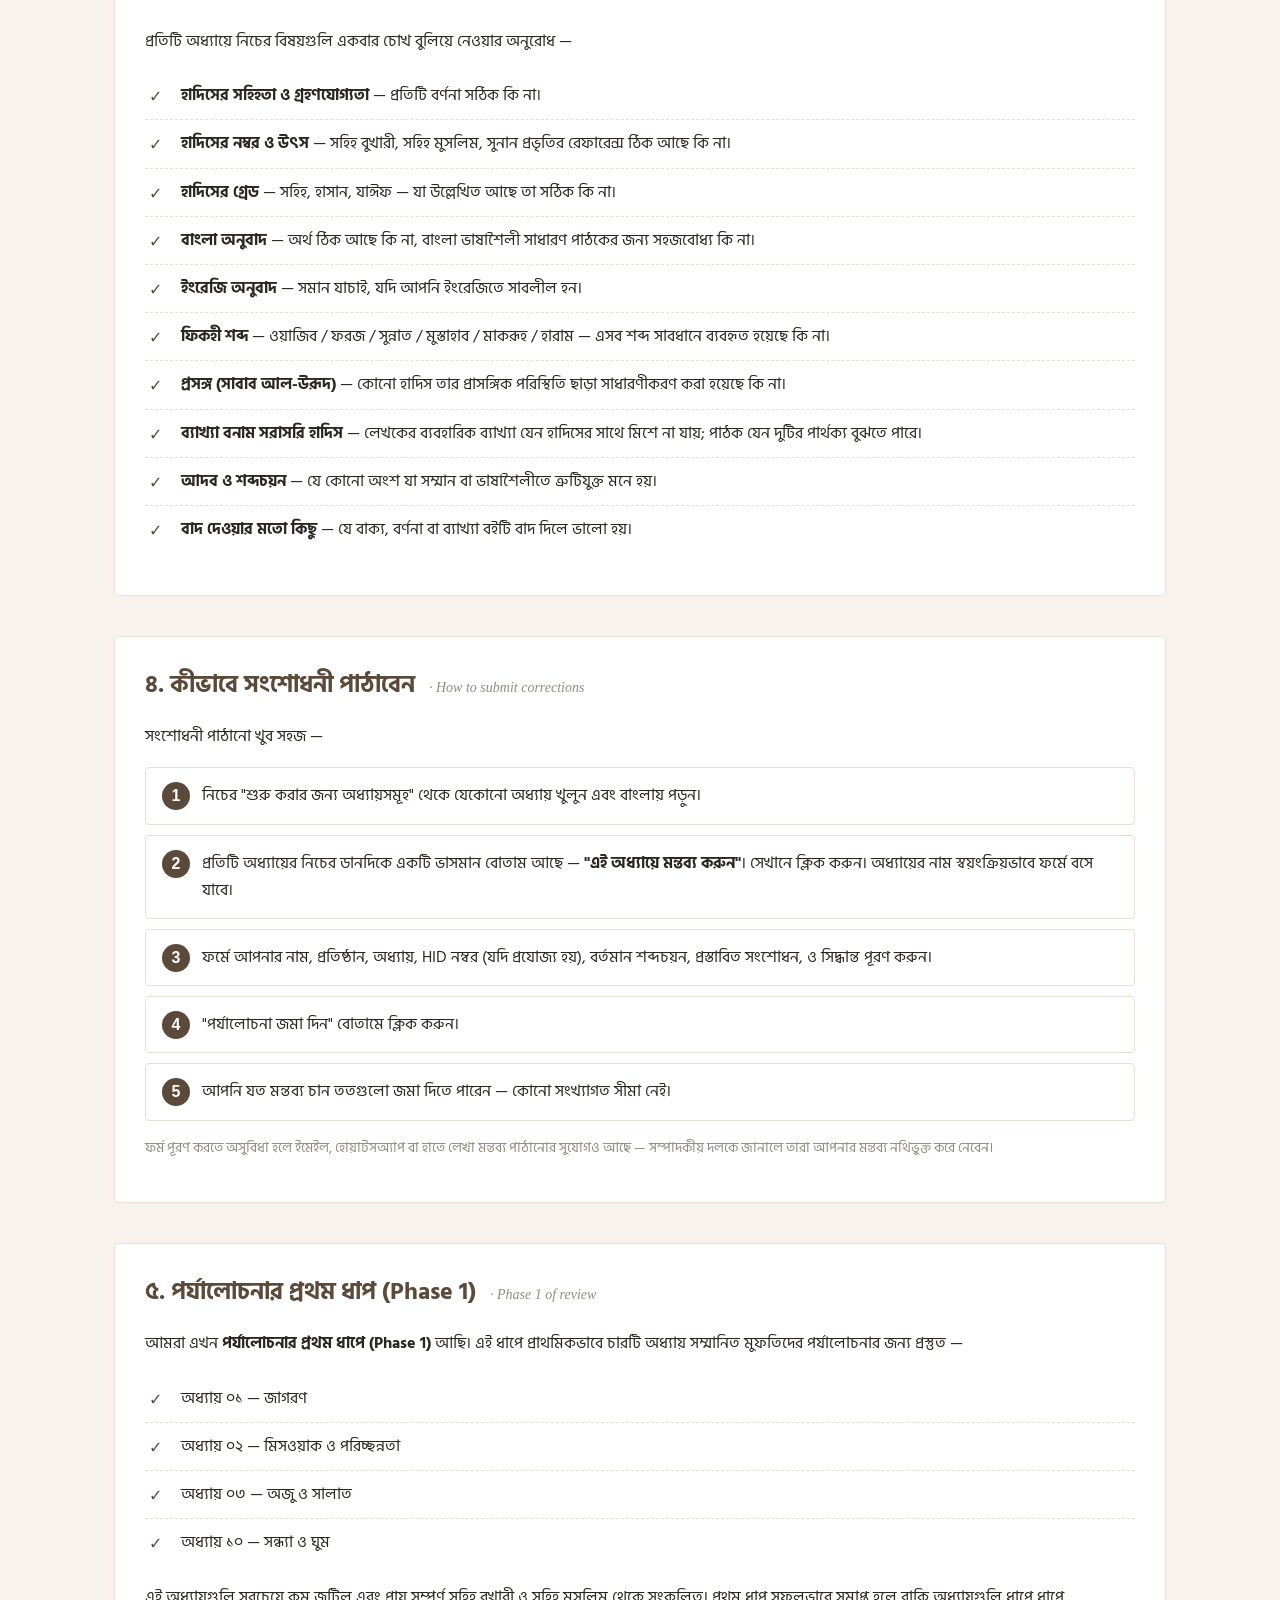
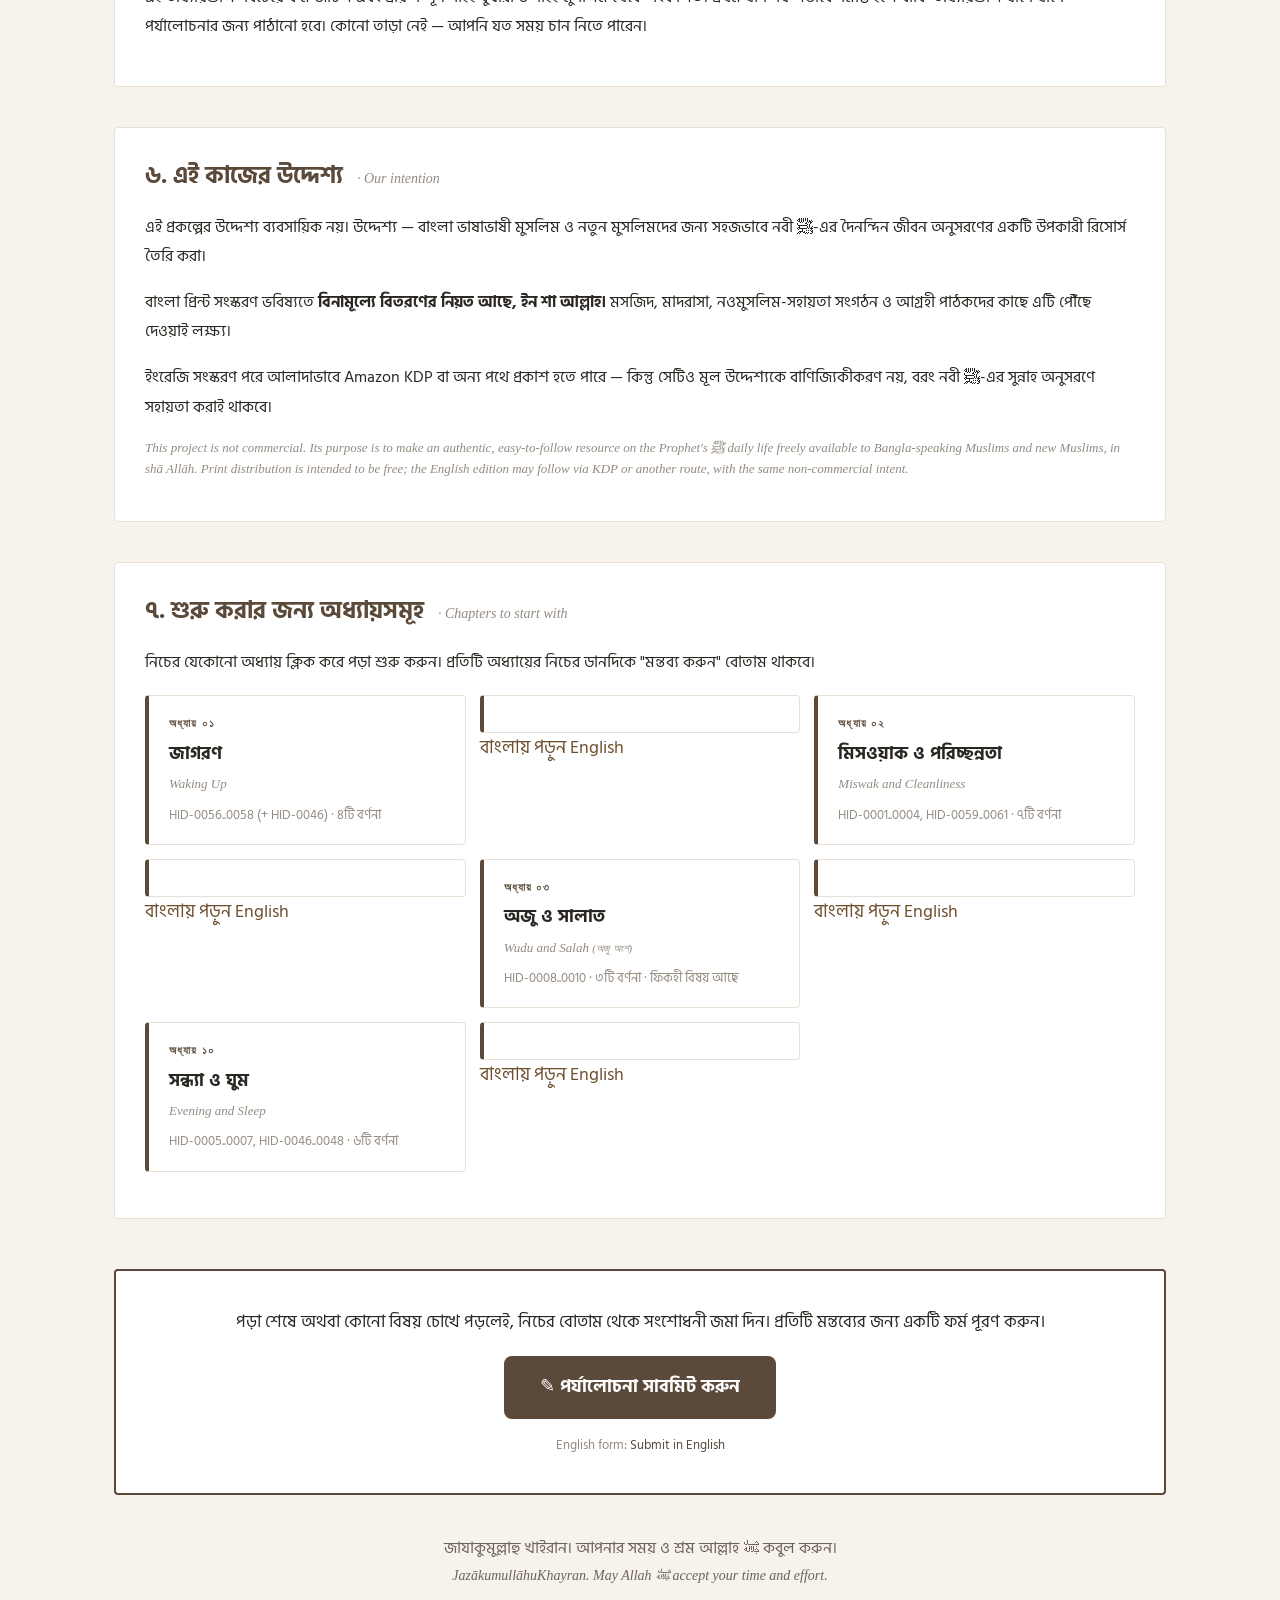
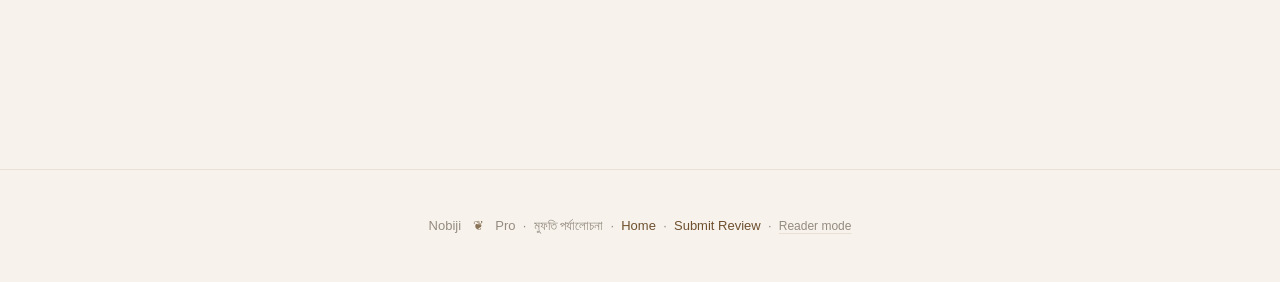
<file: mufti-review.html>
<!doctype html>
<html lang="bn">
<head>
  <meta charset="utf-8">
  <meta name="viewport" content="width=device-width, initial-scale=1">
  <meta name="description" content="নবীজির দৈনন্দিন জীবন — মুফতি ও আলিমদের পর্যালোচনার জন্য Phase 1 আমন্ত্রণ। Mufti & Scholar review hub for the Sunnah manuscript.">
  <meta name="robots" content="noindex">
  <title>মুফতি পর্যালোচনা · Mufti Review — নবীজির দৈনন্দিন জীবন</title>
  <link rel="preconnect" href="https://fonts.googleapis.com">
  <link rel="preconnect" href="https://fonts.gstatic.com" crossorigin>
  <link href="https://fonts.googleapis.com/css2?family=Hind+Siliguri:wght@400;500;600;700&family=Amiri:wght@400;700&family=EB+Garamond:ital,wght@0,400;0,500;0,600;1,400&display=swap" rel="stylesheet">
  <link rel="stylesheet" href="assets/css/main.css">
  <link rel="stylesheet" href="assets/css/reader.css">
  <script>(function(){try{var t=localStorage.getItem("nobiji-theme");if(!t&&matchMedia("(prefers-color-scheme: dark)").matches)t="dark";if(t==="dark")document.documentElement.setAttribute("data-theme","dark");var p=new URLSearchParams(location.search);var m=p.get("mode");if(m==="academic"||m==="review"){localStorage.setItem("nobiji-mode","academic");m="academic";}else if(m==="public"||m==="reader"){localStorage.setItem("nobiji-mode","public");m="public";}else{m=localStorage.getItem("nobiji-mode");}if(!m){m="academic";localStorage.setItem("nobiji-mode","academic");}document.documentElement.setAttribute("data-mode",m==="academic"?"academic":"public");}catch(e){}})();</script>
  <style>
    /* Bangla-first body */
    body, .prose, .mufti-hero, .check-list, .chapter-list, .step-list { font-family: var(--font-bn, "Hind Siliguri", system-ui, sans-serif); }
    .mufti-hero { background: linear-gradient(135deg, var(--accent-soft, var(--accent)) 0%, var(--accent) 100%); color: #fff; padding: 56px 32px; border-radius: var(--radius); margin-bottom: 32px; text-align: center; }
    .mufti-hero .salam { font-family: var(--font-bn, "Hind Siliguri"); font-size: 20px; opacity: 0.95; margin-bottom: 14px; }
    .mufti-hero h1 { color: #fff; margin: 0 0 16px; font-size: 34px; line-height: 1.3; }
    .mufti-hero .lead-bn { color: #fff; font-size: 18px; line-height: 1.85; max-width: 720px; margin: 12px auto 0; }
    .mufti-hero .lead-en { color: #fff; opacity: 0.85; font-size: 14px; line-height: 1.6; max-width: 680px; margin: 14px auto 0; font-family: var(--font-en-serif); font-style: italic; }
    .hero-buttons { margin-top: 26px; display: flex; gap: 12px; justify-content: center; flex-wrap: wrap; }
    .btn-primary, .btn-secondary, .btn-ghost { padding: 14px 26px; border-radius: 6px; text-decoration: none; font-family: var(--font-bn, "Hind Siliguri"); font-size: 16px; font-weight: 700; display: inline-block; }
    .btn-primary { background: #fff; color: var(--accent); }
    .btn-secondary { background: rgba(255,255,255,0.15); color: #fff; border: 1px solid rgba(255,255,255,0.4); font-weight: 600; font-size: 14px; padding: 14px 22px; }
    .btn-ghost { background: transparent; color: #fff; border: 1px solid rgba(255,255,255,0.6); font-weight: 600; font-size: 14px; padding: 14px 22px; }
    /* Section blocks */
    .section { margin: 40px 0; padding: 28px 30px; background: var(--surface); border: 1px solid var(--rule); border-radius: var(--radius); }
    .section h2 { font-family: var(--font-bn, "Hind Siliguri"); color: var(--accent); margin: 0 0 14px; font-size: 24px; font-weight: 700; }
    .section h2 .en-sub { font-family: var(--font-en-serif); font-style: italic; font-size: 14px; font-weight: 400; color: var(--ink-muted); margin-left: 8px; }
    .section p { font-size: 16px; line-height: 1.85; color: var(--ink); }
    .section .en-note { font-family: var(--font-en-serif); font-style: italic; font-size: 13px; color: var(--ink-muted); margin-top: 10px; line-height: 1.6; }
    /* Check list */
    .check-list { list-style: none; padding: 0; margin: 14px 0; }
    .check-list li { padding: 10px 0 10px 36px; position: relative; font-size: 16px; line-height: 1.7; border-bottom: 1px dashed var(--rule); }
    .check-list li:last-child { border-bottom: none; }
    .check-list li::before { content: "✓"; position: absolute; left: 4px; top: 12px; color: var(--accent); font-weight: 700; font-size: 16px; }
    /* Step list */
    .step-list { counter-reset: stp; list-style: none; padding: 0; margin: 14px 0; }
    .step-list li { counter-increment: stp; padding: 14px 18px 14px 56px; background: var(--bg); border: 1px solid var(--rule); border-radius: var(--radius); margin-bottom: 10px; position: relative; font-size: 16px; line-height: 1.7; }
    .step-list li::before { content: counter(stp); position: absolute; left: 16px; top: 14px; width: 28px; height: 28px; border-radius: 50%; background: var(--accent); color: #fff; font-weight: 700; text-align: center; line-height: 28px; font-family: var(--font-en-sans); }
    /* Chapter cards */
    .chapter-list { display: grid; grid-template-columns: repeat(auto-fit, minmax(260px, 1fr)); gap: 14px; margin: 18px 0; }
    .chapter-card { background: var(--bg); border: 1px solid var(--rule); border-left: 4px solid var(--accent); border-radius: var(--radius); padding: 18px 20px; text-decoration: none; color: inherit; display: block; transition: transform 0.15s ease; }
    .chapter-card:hover { transform: translateY(-2px); }
    .chapter-card .ch-num { font-family: var(--font-en-sans); font-size: 11px; color: var(--accent); letter-spacing: 0.1em; text-transform: uppercase; font-weight: 700; }
    .chapter-card h4 { font-family: var(--font-bn, "Hind Siliguri"); margin: 6px 0 4px; font-size: 18px; }
    .chapter-card .ch-en { font-family: var(--font-en-serif); font-style: italic; color: var(--ink-muted); font-size: 13px; margin-bottom: 8px; }
    .chapter-card .ch-meta { font-size: 13px; color: var(--ink-muted); }
    .chapter-card .ch-meta a { color: var(--accent); margin-right: 12px; text-decoration: none; font-weight: 600; }
    /* Submit CTA at bottom */
    .submit-cta { text-align: center; margin: 50px 0 30px; padding: 36px; background: var(--surface); border: 2px solid var(--accent); border-radius: var(--radius); }
    .submit-cta p { font-family: var(--font-bn, "Hind Siliguri"); font-size: 17px; line-height: 1.85; color: var(--ink); margin: 0 0 18px; }
    .submit-cta .submit-btn { background: var(--accent); color: #fff; padding: 16px 36px; border-radius: 8px; text-decoration: none; font-family: var(--font-bn, "Hind Siliguri"); font-size: 18px; font-weight: 700; display: inline-block; }
    .submit-cta .submit-btn:hover { background: var(--accent-soft, var(--accent)); }
    .closing { text-align: center; margin: 40px 0 20px; font-family: var(--font-bn, "Hind Siliguri"); color: var(--ink-soft); font-size: 16px; line-height: 1.7; }
  </style>
</head>
<body>

<nav class="site-nav">
  <div class="site-nav-inner">
    <a href="index.html" class="site-nav-brand">Nobiji <span class="ornament">❦</span> Pro</a>
    <button class="nav-mobile-toggle" aria-label="Open menu">Menu</button>
    <div class="site-nav-links">
      <a href="read-en.html">English</a>
      <a href="read-bn.html">বাংলা</a>
      <a href="glossary.html">Glossary</a>
      <a href="mufti-review.html" class="academic-only" aria-current="page">Mufti Review</a>
      <a href="review.html" class="academic-only">Submit Review</a>
      <a href="scholar.html" class="academic-only">Scholar Guide</a>
      <a href="status.html" class="academic-only">Status</a>
      <button class="theme-toggle" type="button">☾ Dark</button>
    </div>
  </div>
</nav>

<main class="page">

  <!-- ─── HERO ─── -->
  <div class="mufti-hero">
    <div class="salam">আসসালামু আলাইকুম ওয়া রাহমাতুল্লাহি ওয়া বারাকাতুহ</div>
    <h1>নবীজির দৈনন্দিন জীবন<br><span style="font-size: 20px; font-weight: 500; opacity: 0.92;">মুফতি ও আলিমদের পর্যালোচনার আমন্ত্রণ</span></h1>
    <p class="lead-bn">সম্মানিত মুফতি ও আলিমগণ, আস-সালামু আলাইকুম। আপনাকে এই কাজে শামিল হওয়ার আহ্বান জানাতে পেরে আমরা সম্মানিত বোধ করছি। এটি একটি চলমান সুন্নাহ-ভিত্তিক বইয়ের পর্যালোচনার প্রথম ধাপ (Phase 1)। আপনার মূল্যবান মতামত এই বইকে সঠিকতার পথে অগ্রসর হতে সাহায্য করবে, ইন শা আল্লাহ।</p>
    <p class="lead-en">Mufti &amp; Scholar Review — Phase 1 invitation for "Nobijir Doinondin Jibon" (The Daily Life of Prophet Muhammad ﷺ). Submit corrections directly from this website, in Bangla or English. <em>JazākAllāhu khayran</em> for your time.</p>
    <div class="hero-buttons">
      <a href="review.html" class="btn-primary">✎ বাংলায় পর্যালোচনা জমা দিন</a>
      <a href="review.html?formlang=en" class="btn-secondary">Submit in English</a>
      <a href="chapter.html?ch=01&amp;lang=bn&amp;mode=academic" class="btn-ghost">অধ্যায় ০১ পড়া শুরু করুন</a>
    </div>
  </div>

  <!-- ─── ১. প্রকল্প পরিচিতি ─── -->
  <div class="section">
    <h2>১. প্রকল্প পরিচিতি <span class="en-sub">· About the project</span></h2>
    <p>"নবীজির দৈনন্দিন জীবন" একটি চলমান সুন্নাহ পাণ্ডুলিপি প্রকল্প। এখানে রাসূলুল্লাহ ﷺ-এর দৈনন্দিন আমল, আচরণ, পরিচ্ছন্নতা, সালাত, ঘুম, খাবার, পরিবার ও মানুষের সাথে আচরণ — সহিহ ও গ্রহণযোগ্য হাদিসের আলোকে সহজ বাংলায় সাজানো হচ্ছে।</p>
    <p>প্রতিটি হাদিসের পাশে আরবি মূল পাঠ, বাংলা অনুবাদ, ইংরেজি অনুবাদ, এবং উৎস (সহিহ আল-বুখারী, সহিহ মুসলিম, সুনান, ইত্যাদি) সংযুক্ত করা হয়েছে। প্রতিটি বর্ণনার একটি প্রকল্প-অভ্যন্তরীণ পরিচিতি নম্বর আছে — যেমন <code>HID-0001</code> — যাতে সহজে মন্তব্য করা যায়।</p>
    <p class="en-note">An ongoing Sunnah manuscript on the daily life of Prophet Muhammad ﷺ, drawn strictly from authentic narrations and presented in plain Bangla and English with Arabic preserved.</p>
  </div>

  <!-- ─── ২. কেন আলিম/মুফতির পর্যালোচনা দরকার ─── -->
  <div class="section">
    <h2>২. কেন আলিম/মুফতির পর্যালোচনা দরকার <span class="en-sub">· Why your review matters</span></h2>
    <p>সম্পূর্ণ প্রকাশের আগে পাণ্ডুলিপির প্রতিটি অধ্যায় ও প্রতিটি হাদিস সম্মানিত আলিম-মুফতিগণের দৃষ্টিতে যাচাই হওয়া আমাদের কাছে অপরিহার্য।</p>
    <p>আমরা চাই যেন —</p>
    <ul class="check-list">
      <li>কোনো জাল (মাওযূ‘) বা দুর্বল (যাঈফ) হাদিস ভুলক্রমে বইয়ে স্থান না পায়;</li>
      <li>উদ্ধৃত হাদিসের নম্বর ও উৎস ঠিক আছে কি না তা নিশ্চিত হওয়া যায়;</li>
      <li>অনুবাদ মূল আরবি অর্থের সাথে সঙ্গতিপূর্ণ কি না তা যাচাই হয়;</li>
      <li>ফিকহী-সংবেদনশীল শব্দ (ওয়াজিব, ফরজ, সুন্নাত, মাকরূহ, হারাম ইত্যাদি) সঠিকভাবে ব্যবহৃত হয়েছে কি না তা পরীক্ষা হয়;</li>
      <li>বাংলা শব্দচয়ন সাধারণ মুসলিম পাঠকের কাছে সহজবোধ্য ও আদবপূর্ণ হয়।</li>
    </ul>
    <p>একজন আলিমের সংশোধন এই বইয়ের পাঠকের আমলের সাথে সরাসরি জড়িত। তাই আমরা <strong>তাড়াহুড়ার চেয়ে সাবধানতাকে অগ্রাধিকার দিচ্ছি।</strong></p>
  </div>

  <!-- ─── ৩. আপনারা কী কী যাচাই করবেন ─── -->
  <div class="section">
    <h2>৩. আপনারা কী কী যাচাই করবেন <span class="en-sub">· What to check</span></h2>
    <p>প্রতিটি অধ্যায়ে নিচের বিষয়গুলি একবার চোখ বুলিয়ে নেওয়ার অনুরোধ —</p>
    <ul class="check-list">
      <li><strong>হাদিসের সহিহতা ও গ্রহণযোগ্যতা</strong> — প্রতিটি বর্ণনা সঠিক কি না।</li>
      <li><strong>হাদিসের নম্বর ও উৎস</strong> — সহিহ বুখারী, সহিহ মুসলিম, সুনান প্রভৃতির রেফারেন্স ঠিক আছে কি না।</li>
      <li><strong>হাদিসের গ্রেড</strong> — সহিহ, হাসান, যাঈফ — যা উল্লেখিত আছে তা সঠিক কি না।</li>
      <li><strong>বাংলা অনুবাদ</strong> — অর্থ ঠিক আছে কি না, বাংলা ভাষাশৈলী সাধারণ পাঠকের জন্য সহজবোধ্য কি না।</li>
      <li><strong>ইংরেজি অনুবাদ</strong> — সমান যাচাই, যদি আপনি ইংরেজিতে সাবলীল হন।</li>
      <li><strong>ফিকহী শব্দ</strong> — ওয়াজিব / ফরজ / সুন্নাত / মুস্তাহাব / মাকরূহ / হারাম — এসব শব্দ সাবধানে ব্যবহৃত হয়েছে কি না।</li>
      <li><strong>প্রসঙ্গ (সাবাব আল-উরূদ)</strong> — কোনো হাদিস তার প্রাসঙ্গিক পরিস্থিতি ছাড়া সাধারণীকরণ করা হয়েছে কি না।</li>
      <li><strong>ব্যাখ্যা বনাম সরাসরি হাদিস</strong> — লেখকের ব্যবহারিক ব্যাখ্যা যেন হাদিসের সাথে মিশে না যায়; পাঠক যেন দুটির পার্থক্য বুঝতে পারে।</li>
      <li><strong>আদব ও শব্দচয়ন</strong> — যে কোনো অংশ যা সম্মান বা ভাষাশৈলীতে ত্রুটিযুক্ত মনে হয়।</li>
      <li><strong>বাদ দেওয়ার মতো কিছু</strong> — যে বাক্য, বর্ণনা বা ব্যাখ্যা বইটি বাদ দিলে ভালো হয়।</li>
    </ul>
  </div>

  <!-- ─── ৪. কীভাবে সংশোধনী পাঠাবেন ─── -->
  <div class="section">
    <h2>৪. কীভাবে সংশোধনী পাঠাবেন <span class="en-sub">· How to submit corrections</span></h2>
    <p>সংশোধনী পাঠানো খুব সহজ —</p>
    <ol class="step-list">
      <li>নিচের "শুরু করার জন্য অধ্যায়সমূহ" থেকে যেকোনো অধ্যায় খুলুন এবং বাংলায় পড়ুন।</li>
      <li>প্রতিটি অধ্যায়ের নিচের ডানদিকে একটি ভাসমান বোতাম আছে — <strong>"এই অধ্যায়ে মন্তব্য করুন"</strong>। সেখানে ক্লিক করুন। অধ্যায়ের নাম স্বয়ংক্রিয়ভাবে ফর্মে বসে যাবে।</li>
      <li>ফর্মে আপনার নাম, প্রতিষ্ঠান, অধ্যায়, HID নম্বর (যদি প্রযোজ্য হয়), বর্তমান শব্দচয়ন, প্রস্তাবিত সংশোধন, ও সিদ্ধান্ত পূরণ করুন।</li>
      <li>"পর্যালোচনা জমা দিন" বোতামে ক্লিক করুন।</li>
      <li>আপনি যত মন্তব্য চান ততগুলো জমা দিতে পারেন — কোনো সংখ্যাগত সীমা নেই।</li>
    </ol>
    <p style="font-size: 14px; color: var(--ink-muted); margin-top: 14px;">ফর্ম পূরণ করতে অসুবিধা হলে ইমেইল, হোয়াটসঅ্যাপ বা হাতে লেখা মন্তব্য পাঠানোর সুযোগও আছে — সম্পাদকীয় দলকে জানালে তারা আপনার মন্তব্য নথিভুক্ত করে নেবেন।</p>
  </div>

  <!-- ─── ৫. পর্যালোচনার প্রথম ধাপ (Phase 1) ─── -->
  <div class="section">
    <h2>৫. পর্যালোচনার প্রথম ধাপ (Phase 1) <span class="en-sub">· Phase 1 of review</span></h2>
    <p>আমরা এখন <strong>পর্যালোচনার প্রথম ধাপে (Phase 1)</strong> আছি। এই ধাপে প্রাথমিকভাবে চারটি অধ্যায় সম্মানিত মুফতিদের পর্যালোচনার জন্য প্রস্তুত —</p>
    <ul class="check-list">
      <li>অধ্যায় ০১ — জাগরণ</li>
      <li>অধ্যায় ০২ — মিসওয়াক ও পরিচ্ছন্নতা</li>
      <li>অধ্যায় ০৩ — অজু ও সালাত</li>
      <li>অধ্যায় ১০ — সন্ধ্যা ও ঘুম</li>
    </ul>
    <p>এই অধ্যায়গুলি সবচেয়ে কম জটিল এবং প্রায় সম্পূর্ণ সহিহ বুখারী ও সহিহ মুসলিম থেকে সংকলিত। প্রথম ধাপ সফলভাবে সমাপ্ত হলে বাকি অধ্যায়গুলি ধাপে ধাপে পর্যালোচনার জন্য পাঠানো হবে। কোনো তাড়া নেই — আপনি যত সময় চান নিতে পারেন।</p>
  </div>

  <!-- ─── ৬. এই কাজের উদ্দেশ্য ─── -->
  <div class="section">
    <h2>৬. এই কাজের উদ্দেশ্য <span class="en-sub">· Our intention</span></h2>
    <p>এই প্রকল্পের উদ্দেশ্য ব্যবসায়িক নয়। উদ্দেশ্য — বাংলা ভাষাভাষী মুসলিম ও নতুন মুসলিমদের জন্য সহজভাবে নবী ﷺ-এর দৈনন্দিন জীবন অনুসরণের একটি উপকারী রিসোর্স তৈরি করা।</p>
    <p>বাংলা প্রিন্ট সংস্করণ ভবিষ্যতে <strong>বিনামূল্যে বিতরণের নিয়ত আছে, ইন শা আল্লাহ।</strong> মসজিদ, মাদরাসা, নওমুসলিম-সহায়তা সংগঠন ও আগ্রহী পাঠকদের কাছে এটি পৌঁছে দেওয়াই লক্ষ্য।</p>
    <p>ইংরেজি সংস্করণ পরে আলাদাভাবে Amazon KDP বা অন্য পথে প্রকাশ হতে পারে — কিন্তু সেটিও মূল উদ্দেশ্যকে বাণিজ্যিকীকরণ নয়, বরং নবী ﷺ-এর সুন্নাহ অনুসরণে সহায়তা করাই থাকবে।</p>
    <p class="en-note">This project is not commercial. Its purpose is to make an authentic, easy-to-follow resource on the Prophet's ﷺ daily life freely available to Bangla-speaking Muslims and new Muslims, in shā Allāh. Print distribution is intended to be free; the English edition may follow via KDP or another route, with the same non-commercial intent.</p>
  </div>

  <!-- ─── ৭. শুরু করার জন্য অধ্যায়সমূহ ─── -->
  <div class="section">
    <h2>৭. শুরু করার জন্য অধ্যায়সমূহ <span class="en-sub">· Chapters to start with</span></h2>
    <p>নিচের যেকোনো অধ্যায় ক্লিক করে পড়া শুরু করুন। প্রতিটি অধ্যায়ের নিচের ডানদিকে "মন্তব্য করুন" বোতাম থাকবে।</p>

    <div class="chapter-list">

      <a class="chapter-card" href="chapter.html?ch=01&amp;lang=bn&amp;mode=academic">
        <div class="ch-num">অধ্যায় ০১</div>
        <h4>জাগরণ</h4>
        <div class="ch-en">Waking Up</div>
        <div class="ch-meta">HID-0056..0058 (+ HID-0046) · ৪টি বর্ণনা</div>
        <div class="ch-meta">
          <a href="chapter.html?ch=01&amp;lang=bn&amp;mode=academic">বাংলায় পড়ুন</a>
          <a href="chapter.html?ch=01&amp;lang=en&amp;mode=academic">English</a>
        </div>
      </a>

      <a class="chapter-card" href="chapter.html?ch=02&amp;lang=bn&amp;mode=academic">
        <div class="ch-num">অধ্যায় ০২</div>
        <h4>মিসওয়াক ও পরিচ্ছন্নতা</h4>
        <div class="ch-en">Miswak and Cleanliness</div>
        <div class="ch-meta">HID-0001..0004, HID-0059..0061 · ৭টি বর্ণনা</div>
        <div class="ch-meta">
          <a href="chapter.html?ch=02&amp;lang=bn&amp;mode=academic">বাংলায় পড়ুন</a>
          <a href="chapter.html?ch=02&amp;lang=en&amp;mode=academic">English</a>
        </div>
      </a>

      <a class="chapter-card" href="chapter.html?ch=03&amp;lang=bn&amp;mode=academic">
        <div class="ch-num">অধ্যায় ০৩</div>
        <h4>অজু ও সালাত</h4>
        <div class="ch-en">Wudu and Salah <em style="font-size:11px;">(অজু অংশ)</em></div>
        <div class="ch-meta">HID-0008..0010 · ৩টি বর্ণনা · ফিকহী বিষয় আছে</div>
        <div class="ch-meta">
          <a href="chapter.html?ch=03&amp;lang=bn&amp;mode=academic">বাংলায় পড়ুন</a>
          <a href="chapter.html?ch=03&amp;lang=en&amp;mode=academic">English</a>
        </div>
      </a>

      <a class="chapter-card" href="chapter.html?ch=10&amp;lang=bn&amp;mode=academic">
        <div class="ch-num">অধ্যায় ১০</div>
        <h4>সন্ধ্যা ও ঘুম</h4>
        <div class="ch-en">Evening and Sleep</div>
        <div class="ch-meta">HID-0005..0007, HID-0046..0048 · ৬টি বর্ণনা</div>
        <div class="ch-meta">
          <a href="chapter.html?ch=10&amp;lang=bn&amp;mode=academic">বাংলায় পড়ুন</a>
          <a href="chapter.html?ch=10&amp;lang=en&amp;mode=academic">English</a>
        </div>
      </a>

    </div>
  </div>

  <!-- ─── ৮. Submit CTA ─── -->
  <div class="submit-cta">
    <p>পড়া শেষে অথবা কোনো বিষয় চোখে পড়লেই, নিচের বোতাম থেকে সংশোধনী জমা দিন। প্রতিটি মন্তব্যের জন্য একটি ফর্ম পূরণ করুন।</p>
    <a href="review.html" class="submit-btn">✎ পর্যালোচনা সাবমিট করুন</a>
    <p style="font-size: 13px; color: var(--ink-muted); margin-top: 14px; margin-bottom: 0;">English form: <a href="review.html?formlang=en" style="color: var(--accent);">Submit in English</a></p>
  </div>

  <div class="closing">
    জাযাকুমুল্লাহু খাইরান। আপনার সময় ও শ্রম আল্লাহ ﷻ কবুল করুন।<br>
    <em style="font-family: var(--font-en-serif); font-style: italic; font-size: 14px;">JazākumullāhuKhayran. May Allah ﷻ accept your time and effort.</em>
  </div>

</main>

<footer class="site-footer">
  <p>Nobiji <span class="ornament">❦</span> Pro &nbsp;·&nbsp; মুফতি পর্যালোচনা &nbsp;·&nbsp; <a href="index.html">Home</a> &nbsp;·&nbsp; <a href="review.html">Submit Review</a> &nbsp;·&nbsp; <button class="mode-toggle" type="button">Reader mode</button></p>
</footer>

<script src="assets/js/chapters-data.js"></script>
<script src="assets/js/app.js"></script>
</body>
</html>
</file>
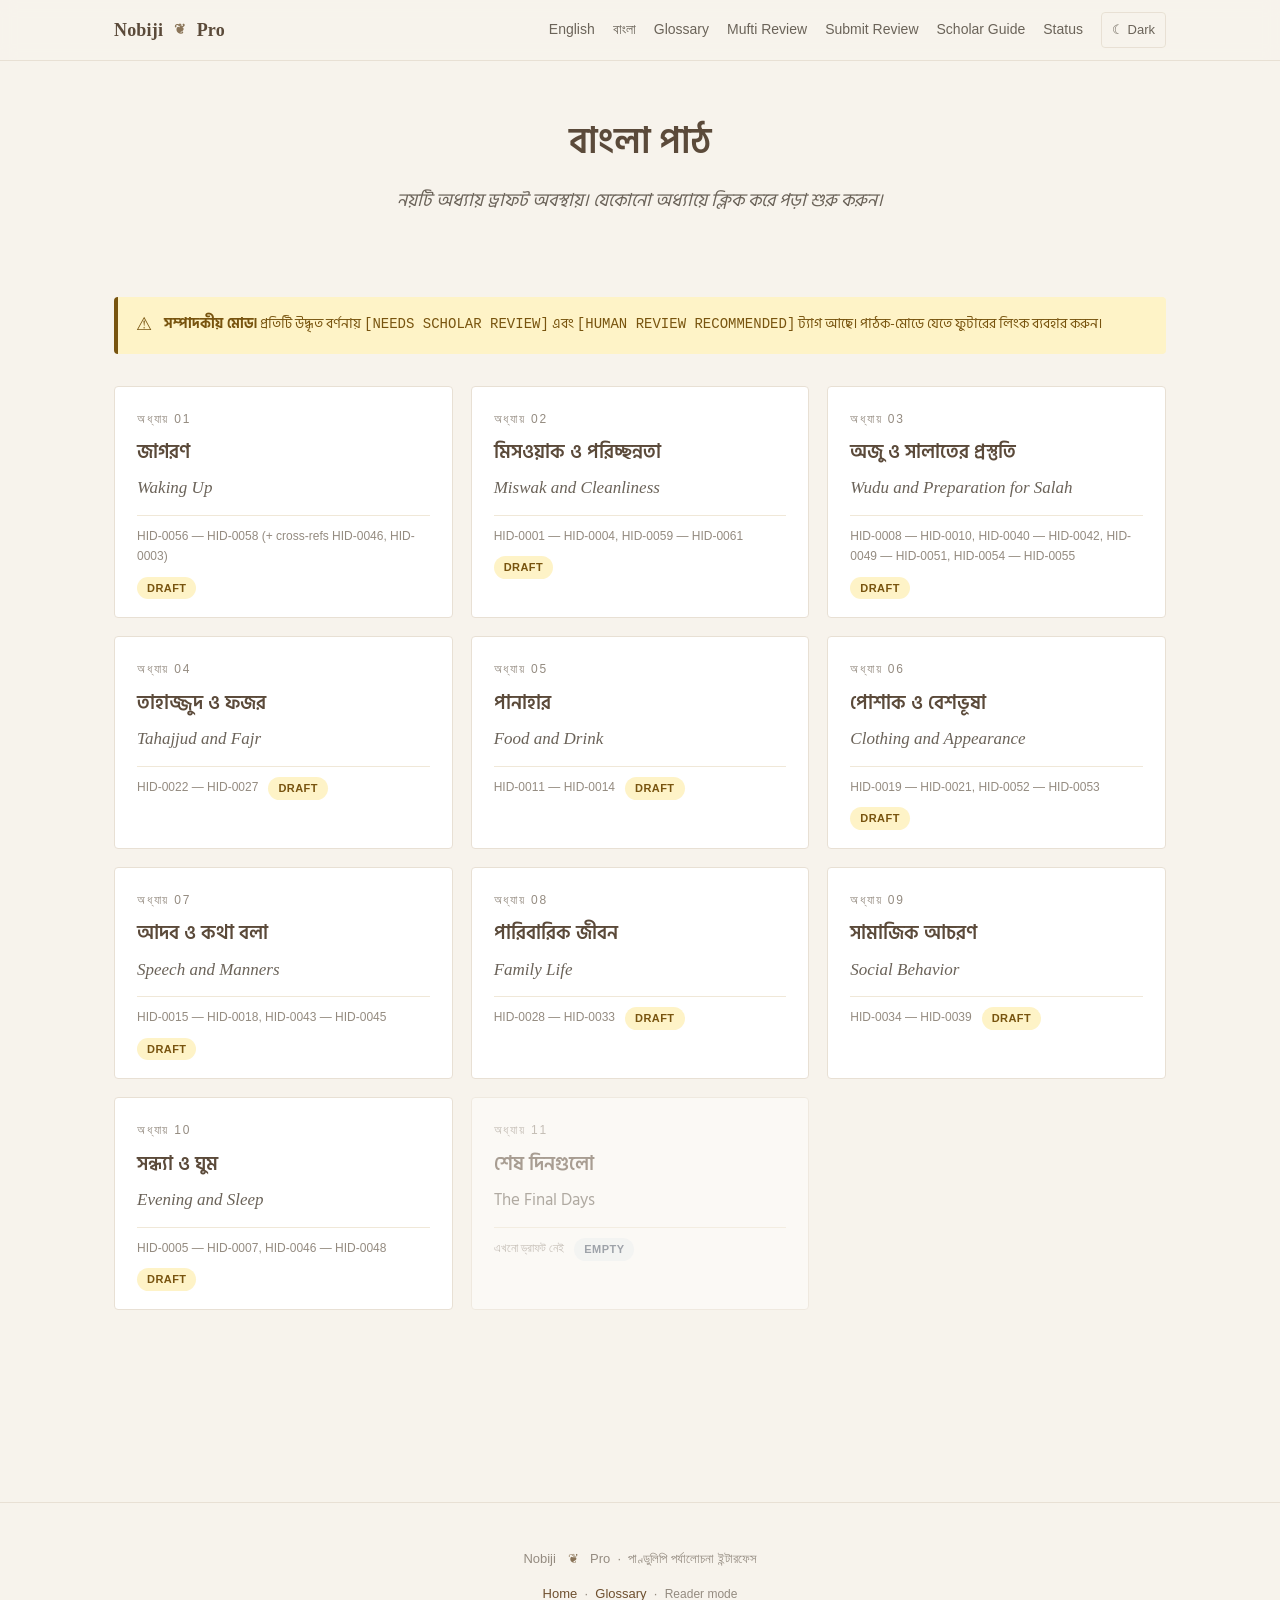
<file: read-bn.html>
<!doctype html>
<html lang="bn">
<head>
  <meta charset="utf-8">
  <meta name="viewport" content="width=device-width, initial-scale=1, viewport-fit=cover">
  <meta name="description" content="বাংলা অধ্যায় সূচী — নোবিজি প্রো">
  <meta name="robots" content="noindex">
  <title>বাংলা পাঠ — Nobiji Pro</title>
  <link rel="preconnect" href="https://fonts.googleapis.com">
  <link rel="preconnect" href="https://fonts.gstatic.com" crossorigin>
  <link href="https://fonts.googleapis.com/css2?family=Hind+Siliguri:wght@400;500;600;700&family=Amiri:wght@400;700&family=EB+Garamond:ital,wght@0,400;0,500;0,600;1,400&display=swap" rel="stylesheet">
  <link rel="stylesheet" href="assets/css/main.css">
  <script>(function(){try{var t=localStorage.getItem("nobiji-theme");if(!t&&matchMedia("(prefers-color-scheme: dark)").matches)t="dark";if(t==="dark")document.documentElement.setAttribute("data-theme","dark");var p=new URLSearchParams(location.search);var m=p.get("mode");if(m==="academic"||m==="review"){localStorage.setItem("nobiji-mode","academic");m="academic";}else if(m==="public"||m==="reader"){localStorage.setItem("nobiji-mode","public");m="public";}else{m=localStorage.getItem("nobiji-mode");}document.documentElement.setAttribute("data-mode",m==="academic"?"academic":"public");}catch(e){}})();</script>
</head>
<body>

<nav class="site-nav">
  <div class="site-nav-inner">
    <a href="index.html" class="site-nav-brand">Nobiji <span class="ornament">❦</span> Pro</a>
    <button class="nav-mobile-toggle" aria-label="Menu">মেনু</button>
    <div class="site-nav-links">
      <a href="read-en.html">English</a>
      <a href="read-bn.html">বাংলা</a>
      <a href="glossary.html">Glossary</a>
      <a href="mufti-review.html" class="academic-only">Mufti Review</a>
      <a href="review.html" class="academic-only">Submit Review</a>
      <a href="scholar.html" class="academic-only">Scholar Guide</a>
      <a href="status.html" class="academic-only">Status</a>
      <button class="theme-toggle" type="button">☾ Dark</button>
    </div>
  </div>
</nav>

<main class="page">
  <div class="prose" style="text-align: center; padding-bottom: 24px;">
    <h1 class="bn" style="font-family: var(--font-bn); font-weight: 600;">বাংলা পাঠ</h1>
    <p class="lead bn public-only" style="font-family: var(--font-bn);">নবী মুহাম্মাদ ﷺ-এর দৈনন্দিন জীবনের একটি দ্বিভাষিক পাঠ। পড়ার জন্য একটি অধ্যায় বেছে নিন।</p>
    <p class="lead bn academic-only" style="font-family: var(--font-bn);">নয়টি অধ্যায় ড্রাফট অবস্থায়। যেকোনো অধ্যায়ে ক্লিক করে পড়া শুরু করুন।</p>
  </div>

  <div class="ms-banner academic-only" role="note">
    <span class="icon">⚠</span>
    <div class="bn" style="font-family: var(--font-bn);"><strong>সম্পাদকীয় মোড।</strong> প্রতিটি উদ্ধৃত বর্ণনায় <code>[NEEDS SCHOLAR REVIEW]</code> এবং <code>[HUMAN REVIEW RECOMMENDED]</code> ট্যাগ আছে। পাঠক-মোডে যেতে ফুটারের লিংক ব্যবহার করুন।</div>
  </div>

  <div class="card-grid" id="chapter-grid"></div>
</main>

<footer class="site-footer">
  <p class="public-only">Nobiji <span class="ornament">❦</span> Pro &nbsp;·&nbsp; নবী ﷺ-এর দৈনন্দিন জীবনের দ্বিভাষিক পাণ্ডুলিপি</p>
  <p class="academic-only">Nobiji <span class="ornament">❦</span> Pro &nbsp;·&nbsp; পাণ্ডুলিপি পর্যালোচনা ইন্টারফেস</p>
  <p style="margin-top: 8px;">
    <a href="index.html">Home</a> &nbsp;·&nbsp;
    <a href="glossary.html">Glossary</a>
    &nbsp;·&nbsp; <button class="mode-toggle" type="button">Editorial mode</button>
  </p>
</footer>

<script src="assets/js/chapters-data.js"></script>
<script src="assets/js/app.js"></script>
<script>
(function () {
  var grid = document.getElementById("chapter-grid");
  if (!grid) return;
  var isAcademic = document.documentElement.getAttribute("data-mode") === "academic";
  var chapters = window.NOBIJI_CHAPTERS || [];
  var html = chapters.map(function (c) {
    var available = c.languages && c.languages.indexOf("bn") !== -1;
    var hidLine = c.hidRange ? c.hidRange : "—";
    var metaHtml = isAcademic
      ? '<div class="meta"><span>' + hidLine + '</span><span class="pill pill-' + c.status + '">' + c.status + '</span></div>'
      : '';
    if (available) {
      return '<a class="card" href="chapter.html?ch=' + c.num + '&lang=bn">' +
        '<div class="num">অধ্যায় ' + c.num + '</div>' +
        '<h3 class="bn" style="font-family: var(--font-bn); font-weight: 600;">' + c.titleBn + '</h3>' +
        '<p class="bn-title" style="font-family: var(--font-en-serif); font-style: italic;">' + c.titleEn + '</p>' +
        metaHtml +
        '</a>';
    } else {
      if (!isAcademic) return "";
      return '<div class="card" style="opacity:0.5;cursor:default">' +
        '<div class="num">অধ্যায় ' + c.num + '</div>' +
        '<h3 class="bn" style="font-family: var(--font-bn); font-weight: 600;">' + c.titleBn + '</h3>' +
        '<p class="bn-title">' + c.titleEn + '</p>' +
        '<div class="meta"><span>এখনো ড্রাফট নেই</span><span class="pill pill-empty">empty</span></div>' +
        '</div>';
    }
  }).join("");
  grid.innerHTML = html;
})();
</script>
</body>
</html>
</file>
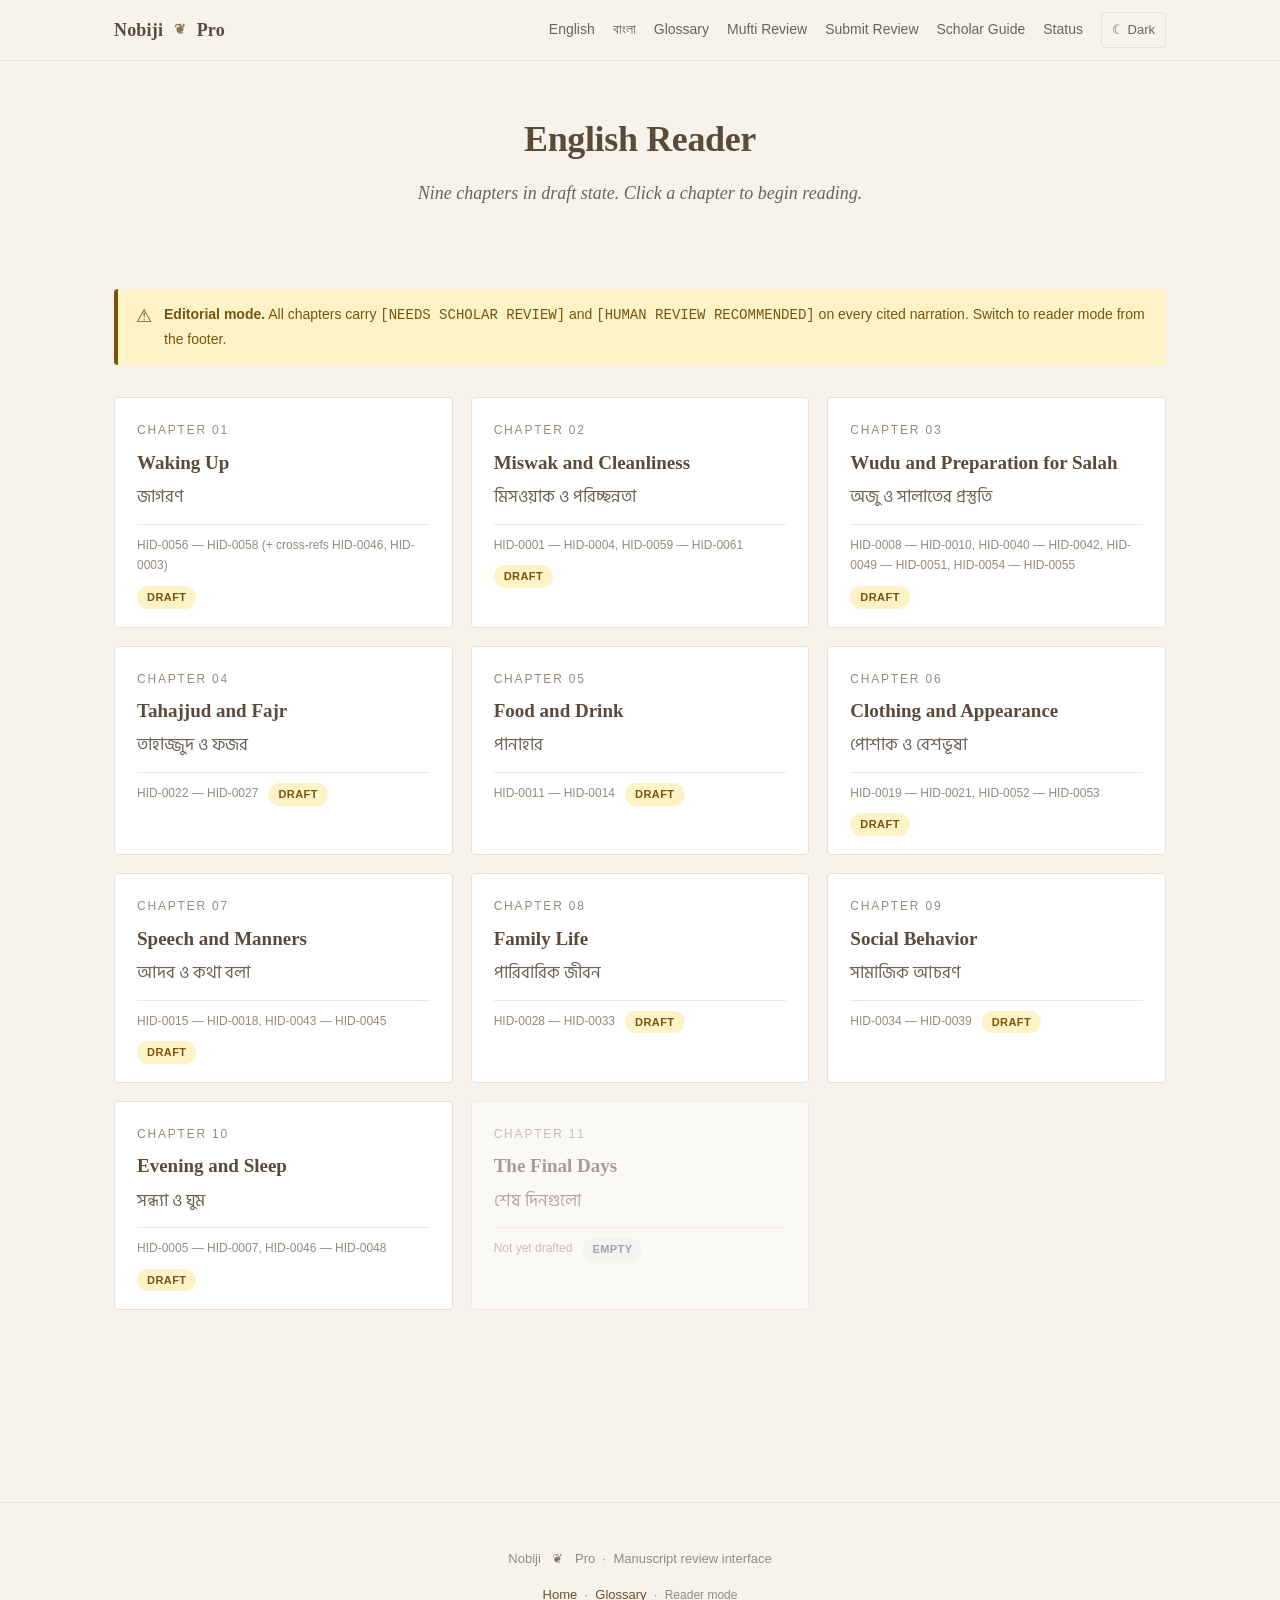
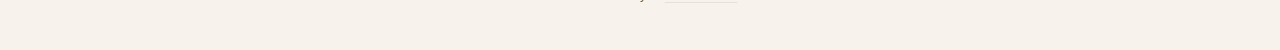
<file: read-en.html>
<!doctype html>
<html lang="en">
<head>
  <meta charset="utf-8">
  <meta name="viewport" content="width=device-width, initial-scale=1, viewport-fit=cover">
  <meta name="description" content="English chapter index — Nobiji Pro manuscript">
  <meta name="robots" content="noindex">
  <title>English Reader — Nobiji Pro</title>
  <link rel="preconnect" href="https://fonts.googleapis.com">
  <link rel="preconnect" href="https://fonts.gstatic.com" crossorigin>
  <link href="https://fonts.googleapis.com/css2?family=Hind+Siliguri:wght@400;500;600;700&family=Amiri:wght@400;700&family=EB+Garamond:ital,wght@0,400;0,500;0,600;1,400&display=swap" rel="stylesheet">
  <link rel="stylesheet" href="assets/css/main.css">
  <script>(function(){try{var t=localStorage.getItem("nobiji-theme");if(!t&&matchMedia("(prefers-color-scheme: dark)").matches)t="dark";if(t==="dark")document.documentElement.setAttribute("data-theme","dark");var p=new URLSearchParams(location.search);var m=p.get("mode");if(m==="academic"||m==="review"){localStorage.setItem("nobiji-mode","academic");m="academic";}else if(m==="public"||m==="reader"){localStorage.setItem("nobiji-mode","public");m="public";}else{m=localStorage.getItem("nobiji-mode");}document.documentElement.setAttribute("data-mode",m==="academic"?"academic":"public");}catch(e){}})();</script>
</head>
<body>

<nav class="site-nav">
  <div class="site-nav-inner">
    <a href="index.html" class="site-nav-brand">Nobiji <span class="ornament">❦</span> Pro</a>
    <button class="nav-mobile-toggle" aria-label="Open menu">Menu</button>
    <div class="site-nav-links">
      <a href="read-en.html">English</a>
      <a href="read-bn.html">বাংলা</a>
      <a href="glossary.html">Glossary</a>
      <a href="mufti-review.html" class="academic-only">Mufti Review</a>
      <a href="review.html" class="academic-only">Submit Review</a>
      <a href="scholar.html" class="academic-only">Scholar Guide</a>
      <a href="status.html" class="academic-only">Status</a>
      <button class="theme-toggle" type="button">☾ Dark</button>
    </div>
  </div>
</nav>

<main class="page">
  <div class="prose" style="text-align: center; padding-bottom: 24px;">
    <h1>English Reader</h1>
    <p class="lead public-only">A bilingual reading of the daily life of Prophet Muhammad ﷺ. Choose a chapter to begin.</p>
    <p class="lead academic-only">Nine chapters in draft state. Click a chapter to begin reading.</p>
  </div>

  <div class="ms-banner academic-only" role="note">
    <span class="icon">⚠</span>
    <div><strong>Editorial mode.</strong> All chapters carry <code>[NEEDS SCHOLAR REVIEW]</code> and <code>[HUMAN REVIEW RECOMMENDED]</code> on every cited narration. Switch to reader mode from the footer.</div>
  </div>

  <div class="card-grid" id="chapter-grid"></div>
</main>

<footer class="site-footer">
  <p class="public-only">Nobiji <span class="ornament">❦</span> Pro &nbsp;·&nbsp; A bilingual manuscript of the Prophet ﷺ's daily life</p>
  <p class="academic-only">Nobiji <span class="ornament">❦</span> Pro &nbsp;·&nbsp; Manuscript review interface</p>
  <p style="margin-top: 8px;">
    <a href="index.html">Home</a> &nbsp;·&nbsp;
    <a href="glossary.html">Glossary</a>
    &nbsp;·&nbsp; <button class="mode-toggle" type="button">Editorial mode</button>
  </p>
</footer>

<script src="assets/js/chapters-data.js"></script>
<script src="assets/js/app.js"></script>
<script>
(function () {
  var grid = document.getElementById("chapter-grid");
  if (!grid) return;
  var isAcademic = document.documentElement.getAttribute("data-mode") === "academic";
  var chapters = window.NOBIJI_CHAPTERS || [];
  var html = chapters.map(function (c) {
    var available = c.languages && c.languages.indexOf("en") !== -1;
    var hidLine = c.hidRange ? c.hidRange : "—";
    var metaHtml = isAcademic
      ? '<div class="meta"><span>' + hidLine + '</span><span class="pill pill-' + c.status + '">' + c.status + '</span></div>'
      : '';
    if (available) {
      return '<a class="card" href="chapter.html?ch=' + c.num + '&lang=en">' +
        '<div class="num">Chapter ' + c.num + '</div>' +
        '<h3>' + c.titleEn + '</h3>' +
        '<p class="bn-title">' + c.titleBn + '</p>' +
        metaHtml +
        '</a>';
    } else {
      // In public mode, hide empty-chapter placeholders entirely
      if (!isAcademic) return "";
      return '<div class="card" style="opacity:0.5;cursor:default">' +
        '<div class="num">Chapter ' + c.num + '</div>' +
        '<h3>' + c.titleEn + '</h3>' +
        '<p class="bn-title">' + c.titleBn + '</p>' +
        '<div class="meta"><span>Not yet drafted</span><span class="pill pill-empty">empty</span></div>' +
        '</div>';
    }
  }).join("");
  grid.innerHTML = html;
})();
</script>
</body>
</html>
</file>
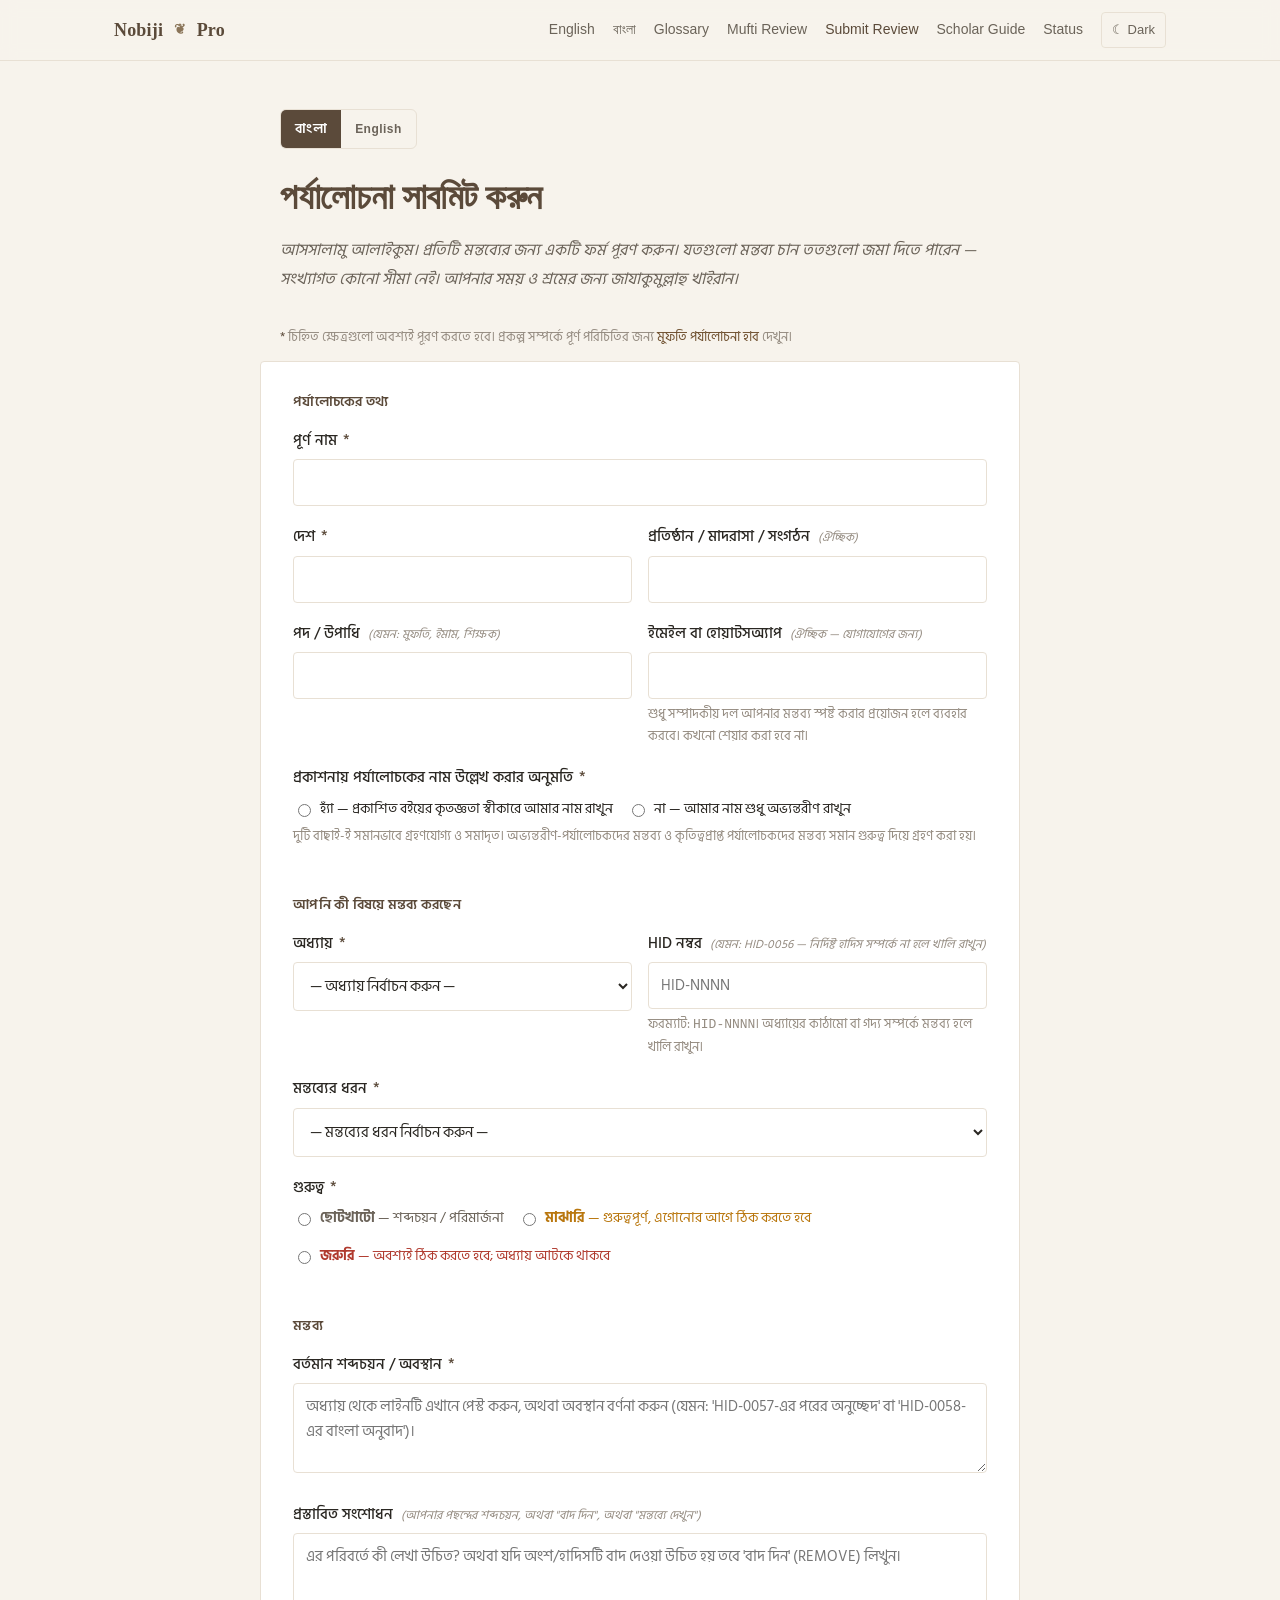
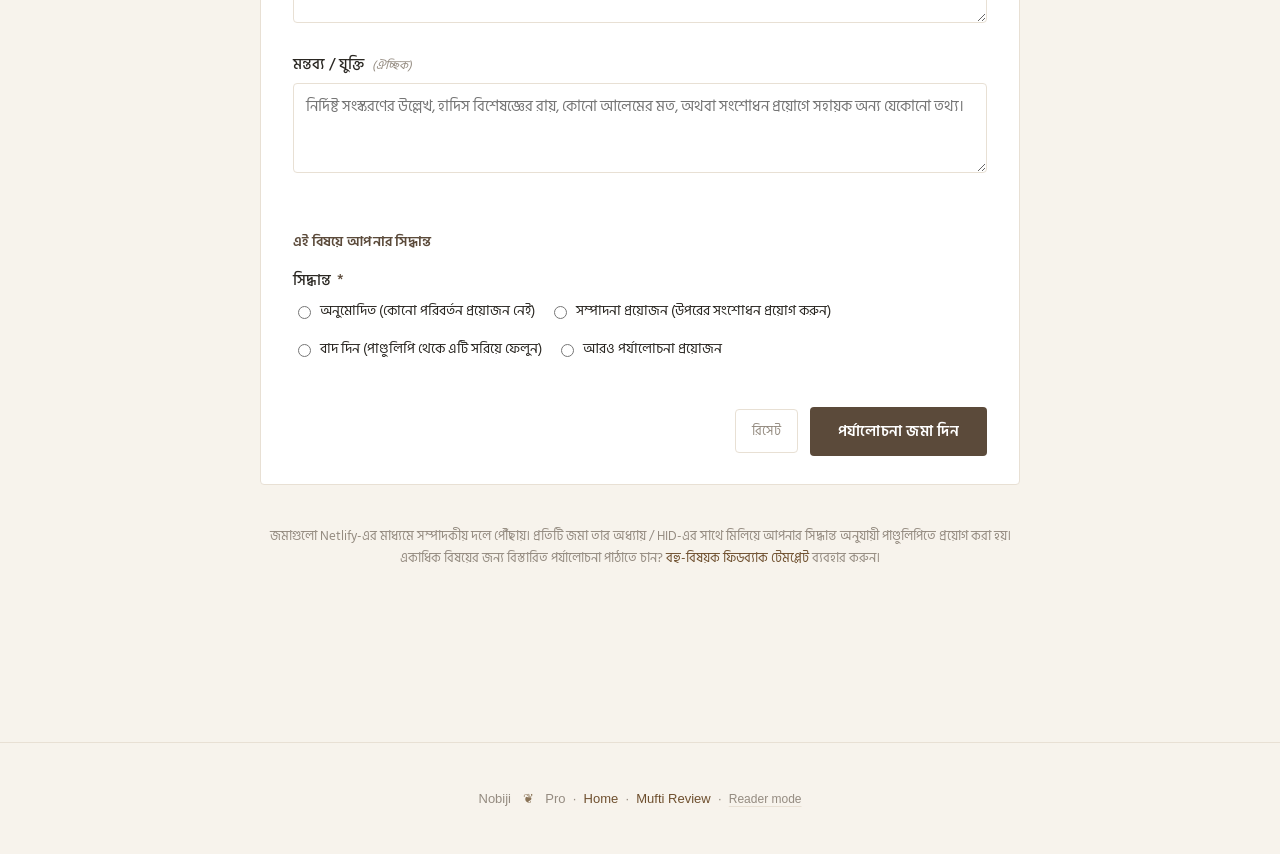
<file: review.html>
<!doctype html>
<html lang="bn">
<head>
  <meta charset="utf-8">
  <meta name="viewport" content="width=device-width, initial-scale=1">
  <meta name="description" content="পর্যালোচনা মন্তব্য জমা দিন — নবীজি প্রো পাণ্ডুলিপি">
  <meta name="robots" content="noindex">
  <title>পর্যালোচনা জমা দিন — Nobiji Pro</title>
  <link rel="preconnect" href="https://fonts.googleapis.com">
  <link rel="preconnect" href="https://fonts.gstatic.com" crossorigin>
  <link href="https://fonts.googleapis.com/css2?family=Hind+Siliguri:wght@400;500;600;700&family=Amiri:wght@400;700&family=EB+Garamond:ital,wght@0,400;0,500;0,600;1,400&display=swap" rel="stylesheet">
  <link rel="stylesheet" href="assets/css/main.css">
  <link rel="stylesheet" href="assets/css/reader.css">
  <script>
    // Theme + site-mode bootstrap
    (function(){try{var t=localStorage.getItem("nobiji-theme");if(!t&&matchMedia("(prefers-color-scheme: dark)").matches)t="dark";if(t==="dark")document.documentElement.setAttribute("data-theme","dark");var p=new URLSearchParams(location.search);var m=p.get("mode");if(m==="academic"||m==="review"){localStorage.setItem("nobiji-mode","academic");m="academic";}else if(m==="public"||m==="reader"){localStorage.setItem("nobiji-mode","public");m="public";}else{m=localStorage.getItem("nobiji-mode");}if(!m){m="academic";localStorage.setItem("nobiji-mode","academic");}document.documentElement.setAttribute("data-mode",m==="academic"?"academic":"public");}catch(e){}})();
    // Form-language bootstrap (defaults to Bangla; ?formlang=en overrides)
    (function(){try{var p=new URLSearchParams(location.search);var fl=p.get("formlang");if(fl==="en"||fl==="bn"){localStorage.setItem("nobiji-form-lang",fl);}var stored=localStorage.getItem("nobiji-form-lang")||"bn";document.documentElement.setAttribute("data-form-lang",stored);}catch(e){document.documentElement.setAttribute("data-form-lang","bn");}})();
  </script>
  <style>
    /* ── Bilingual label visibility ──────────────────────────── */
    [data-form-lang="bn"] .t-en { display: none !important; }
    [data-form-lang="en"] .t-bn { display: none !important; }
    [data-form-lang="bn"] body, [data-form-lang="bn"] .review-form { font-family: var(--font-bn, "Hind Siliguri", system-ui, sans-serif); }
    [data-form-lang="bn"] .review-form label,
    [data-form-lang="bn"] .review-form legend,
    [data-form-lang="bn"] .review-form .help,
    [data-form-lang="bn"] .review-form input,
    [data-form-lang="bn"] .review-form select,
    [data-form-lang="bn"] .review-form textarea,
    [data-form-lang="bn"] .review-form button,
    [data-form-lang="bn"] .review-form option,
    [data-form-lang="bn"] .thankyou,
    [data-form-lang="bn"] .review-intro { font-family: var(--font-bn, "Hind Siliguri", system-ui, sans-serif); }

    /* Language toggle */
    .lang-toggle { display: inline-flex; gap: 0; border: 1px solid var(--rule); border-radius: 6px; overflow: hidden; margin-bottom: 18px; }
    .lang-toggle button { background: var(--bg); color: var(--ink-soft); border: none; padding: 6px 14px; font-family: var(--font-en-sans); font-size: 12px; font-weight: 600; letter-spacing: 0.04em; cursor: pointer; }
    .lang-toggle button.active { background: var(--accent); color: #fff; }
    .lang-toggle button.bn { font-family: var(--font-bn, "Hind Siliguri", system-ui, sans-serif); font-size: 14px; }

    /* Form-specific styling */
    .review-form-wrap { max-width: 760px; margin: 0 auto; }
    .review-form { background: var(--surface); border: 1px solid var(--rule); border-radius: var(--radius); padding: 28px 32px; margin: 8px 0 40px; }
    .review-form fieldset { border: none; padding: 0; margin: 0 0 28px; }
    .review-form legend { font-family: var(--font-en-sans); font-size: 12px; letter-spacing: 0.1em; text-transform: uppercase; color: var(--accent); font-weight: 600; margin-bottom: 14px; padding: 0; }
    [data-form-lang="bn"] .review-form legend { font-size: 14px; letter-spacing: 0.02em; text-transform: none; }
    .review-form .field { margin-bottom: 18px; }
    .review-form .field-row { display: grid; grid-template-columns: 1fr 1fr; gap: 16px; }
    @media (max-width: 600px) { .review-form .field-row { grid-template-columns: 1fr; } }
    .review-form label { display: block; font-size: 13px; color: var(--ink); font-weight: 500; margin-bottom: 6px; }
    [data-form-lang="bn"] .review-form label { font-size: 15px; }
    .review-form label .required { color: var(--accent); margin-left: 2px; }
    .review-form label .optional { color: var(--ink-muted); font-weight: 400; font-style: italic; margin-left: 4px; font-size: 12px; }
    .review-form input[type="text"],
    .review-form input[type="email"],
    .review-form select,
    .review-form textarea {
      width: 100%;
      padding: 10px 12px;
      border: 1px solid var(--rule);
      border-radius: 4px;
      font-size: 15px;
      background: var(--bg);
      color: var(--ink);
      box-sizing: border-box;
      transition: border-color 0.15s ease;
    }
    .review-form input[type="text"]:focus,
    .review-form input[type="email"]:focus,
    .review-form select:focus,
    .review-form textarea:focus { outline: none; border-color: var(--accent); }
    .review-form textarea { min-height: 90px; resize: vertical; }
    .review-form .help { font-size: 12px; color: var(--ink-muted); margin-top: 4px; font-style: italic; }
    [data-form-lang="bn"] .review-form .help { font-style: normal; font-size: 13px; }
    .review-form .radio-group { display: flex; flex-wrap: wrap; gap: 14px; margin-top: 4px; }
    .review-form .radio-group label { display: flex; align-items: center; gap: 6px; font-weight: 400; font-size: 14px; cursor: pointer; margin: 0; }
    .review-form .submit-row { margin-top: 28px; display: flex; justify-content: flex-end; gap: 12px; align-items: center; }
    .review-form button[type="submit"] {
      background: var(--accent); color: #fff; border: none; border-radius: 4px;
      padding: 12px 28px; font-size: 15px; font-weight: 600;
      letter-spacing: 0.02em; cursor: pointer; transition: background 0.15s ease;
    }
    .review-form button[type="submit"]:hover { background: var(--accent-soft, var(--accent)); }
    .review-form .reset-btn {
      background: transparent; color: var(--ink-muted);
      border: 1px solid var(--rule); border-radius: 4px;
      padding: 10px 16px; font-size: 13px; cursor: pointer;
    }
    .honeypot { position: absolute; left: -10000px; top: auto; width: 1px; height: 1px; overflow: hidden; }
    .severity-critical { color: #b03a2e; }
    .severity-medium { color: #b9770e; }
    .severity-minor { color: var(--ink-soft); }

    /* Intro & thank-you panels */
    .review-intro { margin-bottom: 12px; }
    .review-intro h1 { margin-bottom: 8px; }
    .review-intro .lead { color: var(--ink-soft); font-size: 16px; line-height: 1.6; }
    [data-form-lang="bn"] .review-intro .lead { line-height: 1.8; }
    .thankyou {
      background: var(--surface); border: 1px solid var(--rule); border-left: 4px solid var(--accent);
      border-radius: var(--radius); padding: 32px 36px; margin: 32px 0; text-align: center;
    }
    .thankyou h2 { margin-top: 0; color: var(--accent); }
    .thankyou .salam { font-style: italic; color: var(--ink-soft); margin-bottom: 12px; }
    [data-form-lang="bn"] .thankyou .salam { font-style: normal; }
    .thankyou .actions { margin-top: 24px; display: flex; gap: 12px; justify-content: center; flex-wrap: wrap; }
    .thankyou .actions a { padding: 10px 18px; background: var(--accent); color: #fff; text-decoration: none; border-radius: 4px; font-size: 14px; font-weight: 600; letter-spacing: 0.02em; }
    .thankyou .actions a.secondary { background: transparent; color: var(--accent); border: 1px solid var(--accent); }
  </style>
</head>
<body>

<nav class="site-nav">
  <div class="site-nav-inner">
    <a href="index.html" class="site-nav-brand">Nobiji <span class="ornament">❦</span> Pro</a>
    <button class="nav-mobile-toggle" aria-label="Open menu">Menu</button>
    <div class="site-nav-links">
      <a href="read-en.html">English</a>
      <a href="read-bn.html">বাংলা</a>
      <a href="glossary.html">Glossary</a>
      <a href="mufti-review.html" class="academic-only">Mufti Review</a>
      <a href="review.html" class="academic-only" aria-current="page">Submit Review</a>
      <a href="scholar.html" class="academic-only">Scholar Guide</a>
      <a href="status.html" class="academic-only">Status</a>
      <button class="theme-toggle" type="button">☾ Dark</button>
    </div>
  </div>
</nav>

<main class="page">
<div class="review-form-wrap">

  <!-- ─── Thank-you panel (shown after ?success=1) ─── -->
  <div id="thankyou" class="thankyou" hidden>
    <div class="salam">
      <span class="t-bn">জাযাকাল্লাহু খাইরান আল-জাযা'</span>
      <span class="t-en">JazākAllāhu khayran al-jazā'</span>
    </div>
    <h2>
      <span class="t-bn">আপনার পর্যালোচনা গ্রহণ করা হয়েছে</span>
      <span class="t-en">Your review has been received</span>
    </h2>
    <p>
      <span class="t-bn">আপনার মন্তব্য সংরক্ষিত হয়েছে। সম্পাদকীয় দল এটি সাবধানে পড়বে, আপনার প্রস্তাবিত সংশোধন প্রয়োগ করবে, এবং কোনো বিষয় স্পষ্ট করার প্রয়োজন হলে যোগাযোগ করবে। এই কাজে আপনি যে সময় ও যত্ন দিয়েছেন আল্লাহ ﷻ আপনাকে তার পরিপূর্ণ প্রতিদান দান করুন।</span>
      <span class="t-en">Your feedback has been logged. The editorial team will read it carefully, apply the corrections you suggested, and follow up if any clarification is needed. May Allah ﷻ reward you for the time and care you have given to this work.</span>
    </p>
    <div class="actions">
      <a href="review.html">
        <span class="t-bn">আরেকটি মন্তব্য জমা দিন</span>
        <span class="t-en">Submit another comment</span>
      </a>
      <a href="mufti-review.html" class="secondary">
        <span class="t-bn">মুফতি পর্যালোচনা হাবে ফিরে যান</span>
        <span class="t-en">Back to Mufti Review hub</span>
      </a>
      <a href="read-bn.html" class="secondary">
        <span class="t-bn">পড়া চালিয়ে যান</span>
        <span class="t-en">Continue reading</span>
      </a>
    </div>
  </div>

  <!-- ─── Form panel ─── -->
  <div id="form-panel">

    <div class="prose review-intro">
      <div class="lang-toggle" role="group" aria-label="Form language">
        <button type="button" class="bn active" data-set-lang="bn" aria-pressed="true">বাংলা</button>
        <button type="button" data-set-lang="en" aria-pressed="false">English</button>
      </div>

      <h1>
        <span class="t-bn">পর্যালোচনা সাবমিট করুন</span>
        <span class="t-en">Submit a Review Comment</span>
      </h1>
      <p class="lead">
        <span class="t-bn">আসসালামু আলাইকুম। প্রতিটি মন্তব্যের জন্য একটি ফর্ম পূরণ করুন। যতগুলো মন্তব্য চান ততগুলো জমা দিতে পারেন — সংখ্যাগত কোনো সীমা নেই। আপনার সময় ও শ্রমের জন্য জাযাকুমুল্লাহু খাইরান।</span>
        <span class="t-en">One submission per item you want to raise. Use as many as you need — there is no submission limit. <em>JazākumullāhuKhayran</em> for the time you are giving.</span>
      </p>
      <p style="font-size: 13px; color: var(--ink-muted);">
        <span class="t-bn"><span style="color: var(--accent);">*</span> চিহ্নিত ক্ষেত্রগুলো অবশ্যই পূরণ করতে হবে। প্রকল্প সম্পর্কে পূর্ণ পরিচিতির জন্য <a href="mufti-review.html">মুফতি পর্যালোচনা হাব</a> দেখুন।</span>
        <span class="t-en">Required fields are marked <span style="color: var(--accent);">*</span>. For a full project introduction, see <a href="mufti-review.html">the Mufti Review hub</a>.</span>
      </p>
    </div>

    <!--
      Netlify Forms requirements:
        • <form name="mufti-review" method="POST" data-netlify="true" data-netlify-honeypot="bot-field">
        • hidden <input type="hidden" name="form-name" value="mufti-review">
        • honeypot field "bot-field"
        • action redirects to ?success=1 — JS swaps to thank-you panel
      Netlify auto-detects the form on first deploy.
      Form VALUES stay in English so the CSV schema is language-independent;
      only the displayed LABELS switch between Bangla and English.
    -->
    <form
      class="review-form"
      name="mufti-review"
      method="POST"
      data-netlify="true"
      data-netlify-honeypot="bot-field"
      action="/review.html?success=1"
    >
      <input type="hidden" name="form-name" value="mufti-review" />

      <!-- Honeypot — bots fill, humans don't see -->
      <p class="honeypot">
        <label>Don't fill this out if you're human: <input name="bot-field" tabindex="-1" autocomplete="off" /></label>
      </p>

      <!-- Hidden metadata (auto-set by JS) -->
      <input type="hidden" name="submitted-at" id="submitted-at" value="" />
      <input type="hidden" name="user-agent" id="user-agent" value="" />
      <input type="hidden" name="form-language" id="form-language" value="bn" />

      <!-- ─── About the reviewer ─── -->
      <fieldset>
        <legend>
          <span class="t-bn">পর্যালোচকের তথ্য</span>
          <span class="t-en">About the reviewer</span>
        </legend>

        <div class="field">
          <label for="reviewer-name">
            <span class="t-bn">পূর্ণ নাম <span class="required">*</span></span>
            <span class="t-en">Full name <span class="required">*</span></span>
          </label>
          <input type="text" id="reviewer-name" name="reviewer-name" required autocomplete="name" />
        </div>

        <div class="field-row">
          <div class="field">
            <label for="country">
              <span class="t-bn">দেশ <span class="required">*</span></span>
              <span class="t-en">Country <span class="required">*</span></span>
            </label>
            <input type="text" id="country" name="country" required autocomplete="country-name" />
          </div>
          <div class="field">
            <label for="institution">
              <span class="t-bn">প্রতিষ্ঠান / মাদরাসা / সংগঠন <span class="optional">(ঐচ্ছিক)</span></span>
              <span class="t-en">Institution / Madrasa / Organization <span class="optional">(optional)</span></span>
            </label>
            <input type="text" id="institution" name="institution" autocomplete="organization" />
          </div>
        </div>

        <div class="field-row">
          <div class="field">
            <label for="position">
              <span class="t-bn">পদ / উপাধি <span class="optional">(যেমন: মুফতি, ইমাম, শিক্ষক)</span></span>
              <span class="t-en">Position / title <span class="optional">(e.g., Mufti, Imam, lecturer)</span></span>
            </label>
            <input type="text" id="position" name="position" />
          </div>
          <div class="field">
            <label for="contact">
              <span class="t-bn">ইমেইল বা হোয়াটসঅ্যাপ <span class="optional">(ঐচ্ছিক — যোগাযোগের জন্য)</span></span>
              <span class="t-en">Email or WhatsApp <span class="optional">(optional, for follow-up)</span></span>
            </label>
            <input type="text" id="contact" name="contact" autocomplete="email" />
            <div class="help">
              <span class="t-bn">শুধু সম্পাদকীয় দল আপনার মন্তব্য স্পষ্ট করার প্রয়োজন হলে ব্যবহার করবে। কখনো শেয়ার করা হবে না।</span>
              <span class="t-en">Used only if the editorial team needs to clarify your comment. Never shared.</span>
            </div>
          </div>
        </div>

        <div class="field">
          <label>
            <span class="t-bn">প্রকাশনায় পর্যালোচকের নাম উল্লেখ করার অনুমতি <span class="required">*</span></span>
            <span class="t-en">Permission to mention reviewer name publicly <span class="required">*</span></span>
          </label>
          <div class="radio-group" role="radiogroup">
            <label>
              <input type="radio" name="public-credit" value="Yes" required />
              <span class="t-bn">হ্যাঁ — প্রকাশিত বইয়ের কৃতজ্ঞতা স্বীকারে আমার নাম রাখুন</span>
              <span class="t-en">Yes — credit me in the published book's acknowledgements</span>
            </label>
            <label>
              <input type="radio" name="public-credit" value="No" />
              <span class="t-bn">না — আমার নাম শুধু অভ্যন্তরীণ রাখুন</span>
              <span class="t-en">No — keep my name internal only</span>
            </label>
          </div>
          <div class="help">
            <span class="t-bn">দুটি বাছাই-ই সমানভাবে গ্রহণযোগ্য ও সমাদৃত। অভ্যন্তরীণ-পর্যালোচকদের মন্তব্য ও কৃতিত্বপ্রাপ্ত পর্যালোচকদের মন্তব্য সমান গুরুত্ব দিয়ে গ্রহণ করা হয়।</span>
            <span class="t-en">Either choice is welcome and equally appreciated. Internal-only reviewers' feedback is treated identically to credited reviewers'.</span>
          </div>
        </div>
      </fieldset>

      <!-- ─── What you're commenting on ─── -->
      <fieldset>
        <legend>
          <span class="t-bn">আপনি কী বিষয়ে মন্তব্য করছেন</span>
          <span class="t-en">What you are commenting on</span>
        </legend>

        <div class="field-row">
          <div class="field">
            <label for="chapter">
              <span class="t-bn">অধ্যায় <span class="required">*</span></span>
              <span class="t-en">Chapter <span class="required">*</span></span>
            </label>
            <select id="chapter" name="chapter" required>
              <option value="" data-bn="— অধ্যায় নির্বাচন করুন —" data-en="— Select chapter —">— অধ্যায় নির্বাচন করুন —</option>
              <option value="01 — Waking Up" data-bn="০১ — জাগরণ" data-en="01 — Waking Up">০১ — জাগরণ</option>
              <option value="02 — Miswak and Cleanliness" data-bn="০২ — মিসওয়াক ও পরিচ্ছন্নতা" data-en="02 — Miswak and Cleanliness">০২ — মিসওয়াক ও পরিচ্ছন্নতা</option>
              <option value="03 — Wudu and Salah" data-bn="০৩ — অজু ও সালাত" data-en="03 — Wudu and Salah">০৩ — অজু ও সালাত</option>
              <option value="04 — Tahajjud and Fajr" data-bn="০৪ — তাহাজ্জুদ ও ফজর" data-en="04 — Tahajjud and Fajr">০৪ — তাহাজ্জুদ ও ফজর</option>
              <option value="05 — Food and Drink" data-bn="০৫ — পানাহার" data-en="05 — Food and Drink">০৫ — পানাহার</option>
              <option value="06 — Clothing and Appearance" data-bn="০৬ — পোশাক ও বেশভূষা" data-en="06 — Clothing and Appearance">০৬ — পোশাক ও বেশভূষা</option>
              <option value="07 — Speech and Manners" data-bn="০৭ — আদব ও কথা বলা" data-en="07 — Speech and Manners">০৭ — আদব ও কথা বলা</option>
              <option value="08 — Family Life" data-bn="০৮ — পারিবারিক জীবন" data-en="08 — Family Life">০৮ — পারিবারিক জীবন</option>
              <option value="09 — Social Behavior" data-bn="০৯ — সামাজিক আচরণ" data-en="09 — Social Behavior">০৯ — Social Behavior</option>
              <option value="10 — Evening and Sleep" data-bn="১০ — সন্ধ্যা ও ঘুম" data-en="10 — Evening and Sleep">১০ — সন্ধ্যা ও ঘুম</option>
              <option value="11 — Final Days" data-bn="১১ — শেষ দিনগুলো" data-en="11 — Final Days">১১ — শেষ দিনগুলো</option>
              <option value="Chapter-level / cross-chapter" data-bn="অধ্যায়-পর্যায় / আড়াআড়ি" data-en="Chapter-level / cross-chapter">অধ্যায়-পর্যায় / আড়াআড়ি</option>
              <option value="Other" data-bn="অন্যান্য (মন্তব্যে উল্লেখ করুন)" data-en="Other (specify in notes)">অন্যান্য (মন্তব্যে উল্লেখ করুন)</option>
            </select>
          </div>
          <div class="field">
            <label for="hid">
              <span class="t-bn">HID নম্বর <span class="optional">(যেমন: HID-0056 — নির্দিষ্ট হাদিস সম্পর্কে না হলে খালি রাখুন)</span></span>
              <span class="t-en">HID number <span class="optional">(e.g., HID-0056 — leave blank if not narration-specific)</span></span>
            </label>
            <input type="text" id="hid" name="hid" placeholder="HID-NNNN" />
            <div class="help">
              <span class="t-bn">ফরম্যাট: <code>HID-NNNN</code>। অধ্যায়ের কাঠামো বা গদ্য সম্পর্কে মন্তব্য হলে খালি রাখুন।</span>
              <span class="t-en">Format: <code>HID-NNNN</code>. If the issue is about chapter framing or prose, leave blank.</span>
            </div>
          </div>
        </div>

        <div class="field">
          <label for="issue-type">
            <span class="t-bn">মন্তব্যের ধরন <span class="required">*</span></span>
            <span class="t-en">Issue type <span class="required">*</span></span>
          </label>
          <select id="issue-type" name="issue-type" required>
            <option value="" data-bn="— মন্তব্যের ধরন নির্বাচন করুন —" data-en="— Select issue type —">— মন্তব্যের ধরন নির্বাচন করুন —</option>
            <option value="Authenticity" data-bn="সহিহতা / প্রামাণিকতা (হাদিস নিজেই)" data-en="Authenticity (the narration itself)">সহিহতা / প্রামাণিকতা (হাদিস নিজেই)</option>
            <option value="Hadith number" data-bn="হাদিস নম্বর (উদ্ধৃতি সংশোধন)" data-en="Hadith number (citation correction)">হাদিস নম্বর (উদ্ধৃতি সংশোধন)</option>
            <option value="Translation (English)" data-bn="অনুবাদ — ইংরেজি অর্থ" data-en="Translation — English meaning">অনুবাদ — ইংরেজি অর্থ</option>
            <option value="Bangla wording" data-bn="বাংলা শব্দচয়ন / ভাষাশৈলী" data-en="Bangla wording / register">বাংলা শব্দচয়ন / ভাষাশৈলী</option>
            <option value="Fiqh wording" data-bn="ফিকহী শব্দচয়ন (ওয়াজিব / ফরজ / সুন্নাত / মাকরূহ / হারাম ইত্যাদি)" data-en="Fiqh wording (wājib / farḍ / sunnah / makrūh / ḥarām etc.)">ফিকহী শব্দচয়ন (ওয়াজিব / ফরজ / সুন্নাত / মাকরূহ / হারাম ইত্যাদি)</option>
            <option value="Context" data-bn="অনুপস্থিত বা ভুল প্রসঙ্গ" data-en="Missing or wrong context">অনুপস্থিত বা ভুল প্রসঙ্গ</option>
            <option value="Inference vs hadith" data-bn="অনুমান বনাম সরাসরি হাদিস (পার্থক্য অস্পষ্ট)" data-en="Inference blurred with direct hadith">অনুমান বনাম সরাসরি হাদিস</option>
            <option value="General comment" data-bn="সাধারণ মন্তব্য / কাঠামো / পরামর্শ" data-en="General comment / framing / suggestion">সাধারণ মন্তব্য / কাঠামো / পরামর্শ</option>
            <option value="Other" data-bn="অন্যান্য" data-en="Other">অন্যান্য</option>
          </select>
        </div>

        <div class="field">
          <label>
            <span class="t-bn">গুরুত্ব <span class="required">*</span></span>
            <span class="t-en">Severity <span class="required">*</span></span>
          </label>
          <div class="radio-group" role="radiogroup">
            <label>
              <input type="radio" name="severity" value="Minor" required />
              <span class="severity-minor">
                <span class="t-bn"><strong>ছোটখাটো</strong> — শব্দচয়ন / পরিমার্জনা</span>
                <span class="t-en"><strong>Minor</strong> — polish / wording</span>
              </span>
            </label>
            <label>
              <input type="radio" name="severity" value="Medium" />
              <span class="severity-medium">
                <span class="t-bn"><strong>মাঝারি</strong> — গুরুত্বপূর্ণ, এগোনোর আগে ঠিক করতে হবে</span>
                <span class="t-en"><strong>Medium</strong> — substantive, fix before advancing</span>
              </span>
            </label>
            <label>
              <input type="radio" name="severity" value="Critical" />
              <span class="severity-critical">
                <span class="t-bn"><strong>জরুরি</strong> — অবশ্যই ঠিক করতে হবে; অধ্যায় আটকে থাকবে</span>
                <span class="t-en"><strong>Critical</strong> — must be fixed; chapter blocked</span>
              </span>
            </label>
          </div>
        </div>
      </fieldset>

      <!-- ─── The comment ─── -->
      <fieldset>
        <legend>
          <span class="t-bn">মন্তব্য</span>
          <span class="t-en">The comment</span>
        </legend>

        <div class="field">
          <label for="current-wording">
            <span class="t-bn">বর্তমান শব্দচয়ন / অবস্থান <span class="required">*</span></span>
            <span class="t-en">Current wording / location <span class="required">*</span></span>
          </label>
          <textarea id="current-wording" name="current-wording" required
            data-placeholder-bn="অধ্যায় থেকে লাইনটি এখানে পেস্ট করুন, অথবা অবস্থান বর্ণনা করুন (যেমন: 'HID-0057-এর পরের অনুচ্ছেদ' বা 'HID-0058-এর বাংলা অনুবাদ')।"
            data-placeholder-en="Paste the line from the chapter, or describe the location (e.g., 'paragraph after HID-0057' or 'Bangla translation of HID-0058')."
          ></textarea>
        </div>

        <div class="field">
          <label for="suggested-correction">
            <span class="t-bn">প্রস্তাবিত সংশোধন <span class="optional">(আপনার পছন্দের শব্দচয়ন, অথবা "বাদ দিন", অথবা "মন্তব্যে দেখুন")</span></span>
            <span class="t-en">Suggested correction <span class="optional">(your preferred wording, or "remove", or "see notes")</span></span>
          </label>
          <textarea id="suggested-correction" name="suggested-correction"
            data-placeholder-bn="এর পরিবর্তে কী লেখা উচিত? অথবা যদি অংশ/হাদিসটি বাদ দেওয়া উচিত হয় তবে 'বাদ দিন' (REMOVE) লিখুন।"
            data-placeholder-en="What should it say instead? Or write 'REMOVE' if the section/narration should be cut."
          ></textarea>
        </div>

        <div class="field">
          <label for="notes">
            <span class="t-bn">মন্তব্য / যুক্তি <span class="optional">(ঐচ্ছিক)</span></span>
            <span class="t-en">Notes / reasoning <span class="optional">(optional)</span></span>
          </label>
          <textarea id="notes" name="notes"
            data-placeholder-bn="নির্দিষ্ট সংস্করণের উল্লেখ, হাদিস বিশেষজ্ঞের রায়, কোনো আলেমের মত, অথবা সংশোধন প্রয়োগে সহায়ক অন্য যেকোনো তথ্য।"
            data-placeholder-en="Reference to a specific edition, hadith grader, scholarly opinion, or anything else that helps the editorial team apply the correction."
          ></textarea>
        </div>
      </fieldset>

      <!-- ─── Verdict ─── -->
      <fieldset>
        <legend>
          <span class="t-bn">এই বিষয়ে আপনার সিদ্ধান্ত</span>
          <span class="t-en">Your verdict on this item</span>
        </legend>

        <div class="field">
          <label>
            <span class="t-bn">সিদ্ধান্ত <span class="required">*</span></span>
            <span class="t-en">Verdict <span class="required">*</span></span>
          </label>
          <div class="radio-group" role="radiogroup">
            <label>
              <input type="radio" name="verdict" value="Approved" required />
              <span class="t-bn">অনুমোদিত (কোনো পরিবর্তন প্রয়োজন নেই)</span>
              <span class="t-en">Approved (no change needed)</span>
            </label>
            <label>
              <input type="radio" name="verdict" value="Needs edit" />
              <span class="t-bn">সম্পাদনা প্রয়োজন (উপরের সংশোধন প্রয়োগ করুন)</span>
              <span class="t-en">Needs edit (apply the correction above)</span>
            </label>
            <label>
              <input type="radio" name="verdict" value="Remove" />
              <span class="t-bn">বাদ দিন (পাণ্ডুলিপি থেকে এটি সরিয়ে ফেলুন)</span>
              <span class="t-en">Remove (cut this from the manuscript)</span>
            </label>
            <label>
              <input type="radio" name="verdict" value="Needs further review" />
              <span class="t-bn">আরও পর্যালোচনা প্রয়োজন</span>
              <span class="t-en">Needs further review</span>
            </label>
          </div>
        </div>
      </fieldset>

      <div class="submit-row">
        <button type="reset" class="reset-btn">
          <span class="t-bn">রিসেট</span>
          <span class="t-en">Reset form</span>
        </button>
        <button type="submit">
          <span class="t-bn">পর্যালোচনা জমা দিন</span>
          <span class="t-en">Submit review</span>
        </button>
      </div>
    </form>

    <p style="font-size: 13px; color: var(--ink-muted); text-align: center; margin-top: 16px;">
      <span class="t-bn">জমাগুলো Netlify-এর মাধ্যমে সম্পাদকীয় দলে পৌঁছায়। প্রতিটি জমা তার অধ্যায় / HID-এর সাথে মিলিয়ে আপনার সিদ্ধান্ত অনুযায়ী পাণ্ডুলিপিতে প্রয়োগ করা হয়।<br>একাধিক বিষয়ের জন্য বিস্তারিত পর্যালোচনা পাঠাতে চান? <a href="../scholar_review/review_feedback_template.md">বহু-বিষয়ক ফিডব্যাক টেমপ্লেট</a> ব্যবহার করুন।</span>
      <span class="t-en">Submissions are sent to the editorial team via Netlify. Each submission is matched to its chapter / HID and applied to the manuscript per your verdict.<br>Need to send a longer, structured review? Use the <a href="../scholar_review/review_feedback_template.md">multi-item feedback template</a>.</span>
    </p>
  </div>
</div>
</main>

<footer class="site-footer">
  <p>Nobiji <span class="ornament">❦</span> Pro &nbsp;·&nbsp; <a href="index.html">Home</a> &nbsp;·&nbsp; <a href="mufti-review.html">Mufti Review</a> &nbsp;·&nbsp; <button class="mode-toggle" type="button">Reader mode</button></p>
</footer>

<script src="assets/js/chapters-data.js"></script>
<script src="assets/js/app.js"></script>
<script>
  // ─── Page logic for review.html ─────────────────────────────
  (function () {
    var params = new URLSearchParams(window.location.search);
    var rootEl = document.documentElement;

    // ─── Helpers ────────────────────────────────────────────
    function showThankYou(updateUrl) {
      var panel = document.getElementById("form-panel");
      var ty = document.getElementById("thankyou");
      if (panel) panel.hidden = true;
      if (ty) ty.hidden = false;
      // Replace the URL so refresh keeps the thank-you state.
      // history.replaceState does NOT navigate or redirect.
      if (updateUrl && window.history && window.history.replaceState) {
        try {
          window.history.replaceState({}, "", "/review.html?success=1");
        } catch (e) {}
      }
      window.scrollTo(0, 0);
    }

    // ─── 1. Success state from URL ──────────────────────────
    // If we land here with ?success=1 (e.g., user refreshed thank-you,
    // or non-JS form submission redirected here), show thank-you immediately.
    // Do NOT redirect — just swap panels.
    if (params.get("success") === "1") {
      showThankYou(false);
      return;
    }

    // ─── 2. Language toggle wiring ──────────────────────────
    function applyFormLang(lang) {
      if (lang !== "en" && lang !== "bn") lang = "bn";
      rootEl.setAttribute("data-form-lang", lang);
      try { localStorage.setItem("nobiji-form-lang", lang); } catch (e) {}

      document.querySelectorAll(".lang-toggle button").forEach(function (btn) {
        var isActive = btn.getAttribute("data-set-lang") === lang;
        btn.classList.toggle("active", isActive);
        btn.setAttribute("aria-pressed", isActive ? "true" : "false");
      });

      document.querySelectorAll("select option").forEach(function (opt) {
        var txt = opt.getAttribute("data-" + lang);
        if (txt) opt.textContent = txt;
      });

      document.querySelectorAll("[data-placeholder-bn]").forEach(function (el) {
        var p = el.getAttribute("data-placeholder-" + lang);
        if (p !== null) el.setAttribute("placeholder", p);
      });

      var flh = document.getElementById("form-language");
      if (flh) flh.value = lang;

      rootEl.setAttribute("lang", lang);
    }

    var initialLang = rootEl.getAttribute("data-form-lang") || "bn";
    applyFormLang(initialLang);

    document.querySelectorAll(".lang-toggle button").forEach(function (btn) {
      btn.addEventListener("click", function () {
        applyFormLang(btn.getAttribute("data-set-lang"));
      });
    });

    // ─── 3. Prefill chapter from ?ch=NN ─────────────────────
    var chParam = params.get("ch");
    if (chParam) {
      var sel = document.getElementById("chapter");
      if (sel) {
        for (var i = 0; i < sel.options.length; i++) {
          if (sel.options[i].value.indexOf(chParam + " —") === 0) {
            sel.selectedIndex = i;
            break;
          }
        }
      }
    }

    // ─── 4. Prefill HID from ?hid=HID-NNNN ──────────────────
    var hidParam = params.get("hid");
    if (hidParam) {
      var hidIn = document.getElementById("hid");
      if (hidIn) hidIn.value = hidParam;
    }

    // ─── 5. Hidden metadata ─────────────────────────────────
    var subAt = document.getElementById("submitted-at");
    if (subAt) subAt.value = new Date().toISOString();
    var uaIn = document.getElementById("user-agent");
    if (uaIn) uaIn.value = navigator.userAgent || "";

    // ─── 6. AJAX form submission ────────────────────────────
    // Why AJAX:
    //   The form's action="/review.html?success=1" relies on Netlify
    //   preserving the query string through its post-submit redirect.
    //   In practice that chain is unreliable (Netlify's pretty-URL
    //   handling sometimes lands on the generic Netlify success page,
    //   which looks like an error page to a Mufti reading in Bangla).
    //
    //   AJAX submission keeps the user on this page, posts the form
    //   data directly to Netlify's form endpoint (any path on the
    //   same domain works — Netlify intercepts based on `form-name`),
    //   then updates the URL to ?success=1 via history.replaceState
    //   and shows the thank-you panel inline. No redirect, no
    //   navigation.
    //
    //   The form's action="" stays in HTML so that non-JS browsers
    //   still POST normally — Netlify will route them to its default
    //   success page in that fallback case.
    var form = document.querySelector('form[name="mufti-review"]');
    if (form && typeof window.fetch === "function" && typeof window.FormData === "function") {
      form.addEventListener("submit", function (e) {
        e.preventDefault();

        // Gentle HID normalization — no blocking, just cleanup.
        // "hid-0056" → "HID-0056". Anything else passes through untouched.
        var hidIn = document.getElementById("hid");
        if (hidIn && hidIn.value) {
          var trimmed = hidIn.value.trim();
          if (/^hid-\d{4}$/i.test(trimmed)) {
            hidIn.value = trimmed.toUpperCase();
          } else {
            hidIn.value = trimmed;
          }
        }

        var submitBtn = form.querySelector('button[type="submit"]');
        var origLabel = submitBtn ? submitBtn.innerHTML : "";
        if (submitBtn) {
          submitBtn.disabled = true;
          submitBtn.innerHTML = '<span class="t-bn">জমা দেওয়া হচ্ছে...</span><span class="t-en">Submitting...</span>';
        }

        // Build application/x-www-form-urlencoded body
        var fd = new FormData(form);
        var pairs = [];
        fd.forEach(function (value, key) {
          pairs.push(encodeURIComponent(key) + "=" + encodeURIComponent(value));
        });
        var body = pairs.join("&");

        fetch("/", {
          method: "POST",
          headers: { "Content-Type": "application/x-www-form-urlencoded" },
          body: body
        }).then(function (response) {
          if (response.ok || response.status === 200 || response.status === 303) {
            // Success — show thank-you inline; replace URL with ?success=1
            showThankYou(true);
          } else {
            // Server returned non-2xx — restore button, show error
            if (submitBtn) {
              submitBtn.disabled = false;
              submitBtn.innerHTML = origLabel;
            }
            alert(
              "দুঃখিত, জমা ব্যর্থ হয়েছে। অনুগ্রহ করে আবার চেষ্টা করুন।\n\n" +
              "Submission failed. Please try again, or contact the editorial team."
            );
          }
        }).catch(function () {
          // Network error
          if (submitBtn) {
            submitBtn.disabled = false;
            submitBtn.innerHTML = origLabel;
          }
          alert(
            "ইন্টারনেট সমস্যা — অনুগ্রহ করে আবার চেষ্টা করুন।\n\n" +
            "Network error — please try again."
          );
        });
      });
    }
    // If fetch/FormData isn't available, the form falls back to normal POST
    // submission via the action attribute. Netlify will process it and
    // redirect according to its default behaviour.
  })();
</script>
</body>
</html>
</file>
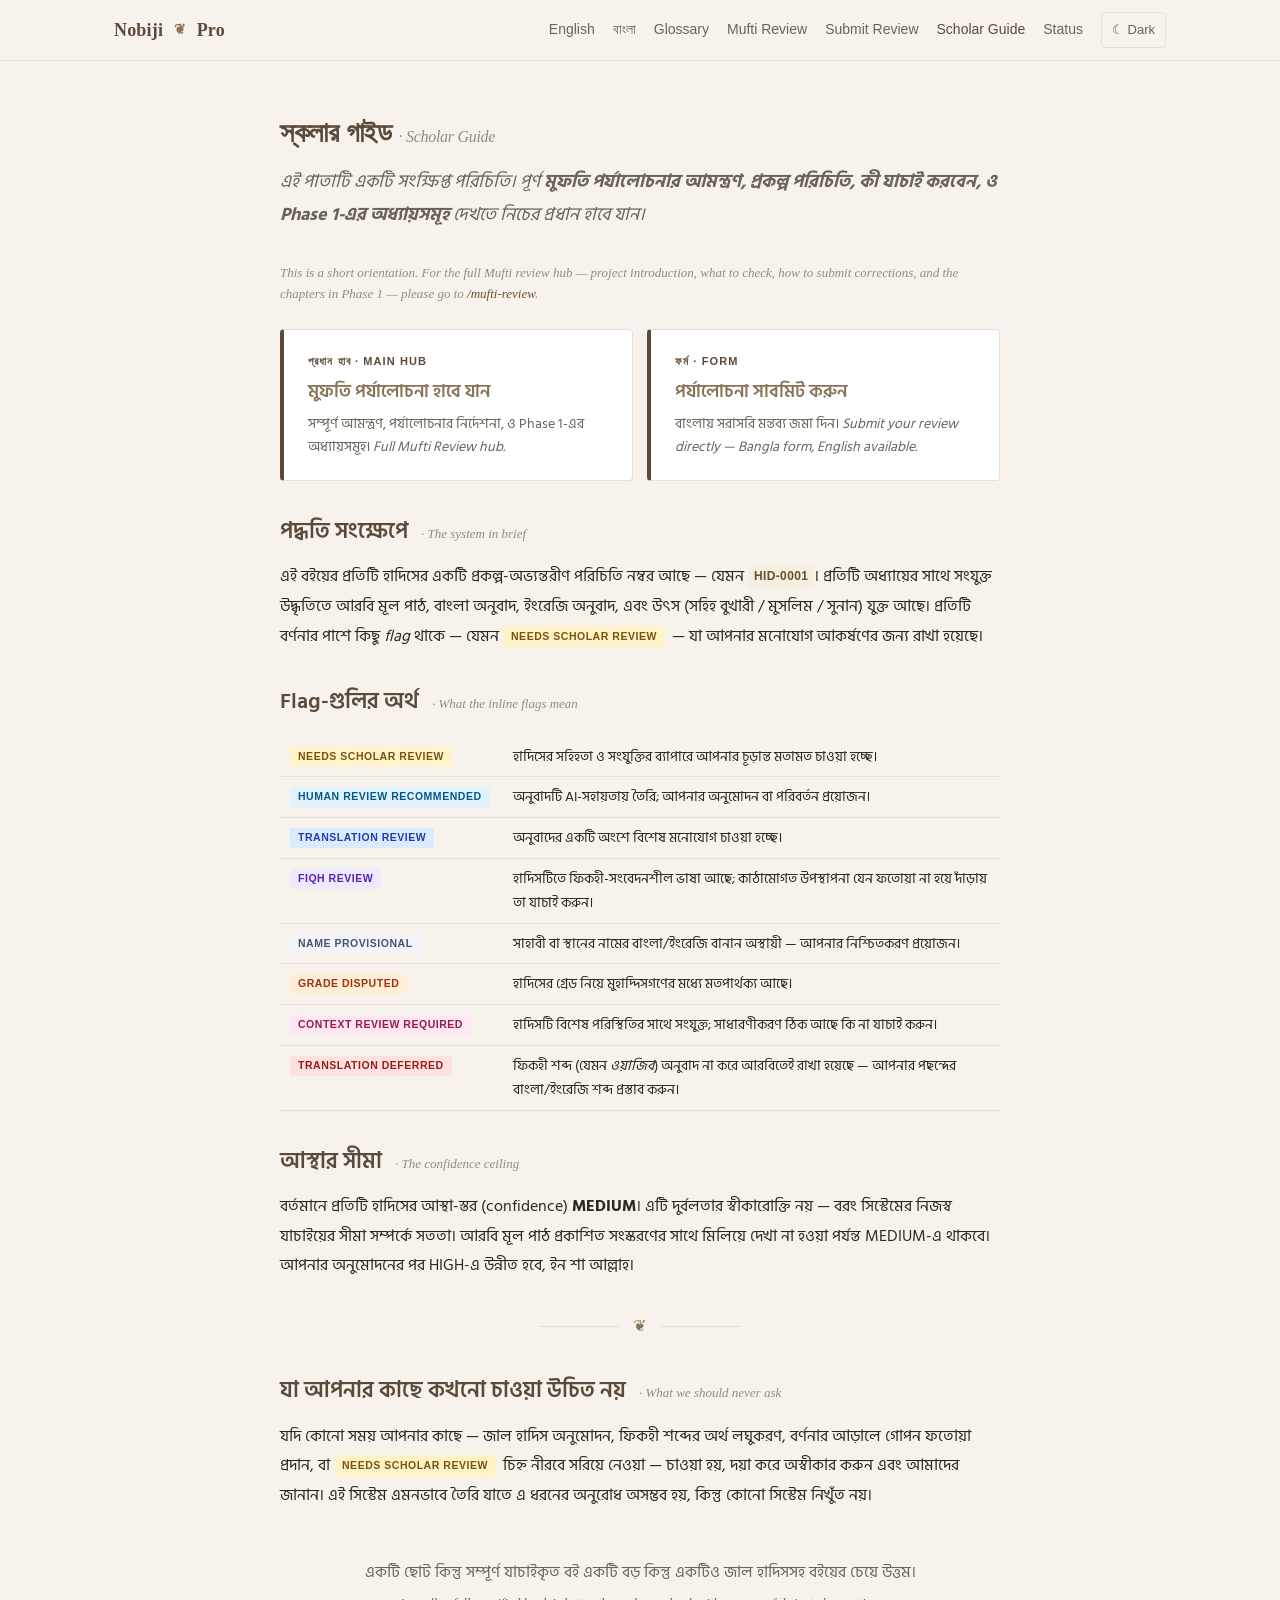
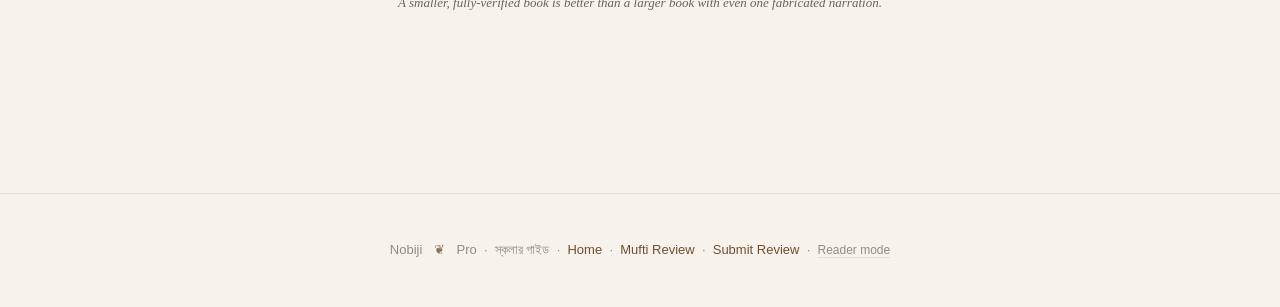
<file: scholar.html>
<!doctype html>
<html lang="bn">
<head>
  <meta charset="utf-8">
  <meta name="viewport" content="width=device-width, initial-scale=1">
  <meta name="description" content="স্কলার গাইড — পূর্ণ মুফতি পর্যালোচনা হাব ও পর্যালোচনা ফর্মে যান। Scholar guide — short pointer to /mufti-review and /review.">
  <meta name="robots" content="noindex">
  <title>স্কলার গাইড · Scholar Guide — Nobiji Pro</title>
  <link rel="preconnect" href="https://fonts.googleapis.com">
  <link rel="preconnect" href="https://fonts.gstatic.com" crossorigin>
  <link href="https://fonts.googleapis.com/css2?family=Hind+Siliguri:wght@400;500;600;700&family=Amiri:wght@400;700&family=EB+Garamond:ital,wght@0,400;0,500;0,600;1,400&display=swap" rel="stylesheet">
  <link rel="stylesheet" href="assets/css/main.css">
  <link rel="stylesheet" href="assets/css/reader.css">
  <script>(function(){try{var t=localStorage.getItem("nobiji-theme");if(!t&&matchMedia("(prefers-color-scheme: dark)").matches)t="dark";if(t==="dark")document.documentElement.setAttribute("data-theme","dark");var p=new URLSearchParams(location.search);var m=p.get("mode");if(m==="academic"||m==="review"){localStorage.setItem("nobiji-mode","academic");m="academic";}else if(m==="public"||m==="reader"){localStorage.setItem("nobiji-mode","public");m="public";}else{m=localStorage.getItem("nobiji-mode");}if(!m){m="academic";localStorage.setItem("nobiji-mode","academic");}document.documentElement.setAttribute("data-mode",m==="academic"?"academic":"public");}catch(e){}})();</script>
  <style>
    body, .prose { font-family: var(--font-bn, "Hind Siliguri", system-ui, sans-serif); }
    .prose h1 { font-size: 28px; margin-bottom: 8px; }
    .prose h2 { font-family: var(--font-bn, "Hind Siliguri"); color: var(--accent); margin-top: 32px; font-size: 22px; }
    .prose h2 .en-sub { font-family: var(--font-en-serif); font-style: italic; font-size: 13px; font-weight: 400; color: var(--ink-muted); margin-left: 8px; }
    .prose p { line-height: 1.85; font-size: 16px; }
    .prose .en-note { font-family: var(--font-en-serif); font-style: italic; color: var(--ink-muted); font-size: 13px; line-height: 1.6; margin-top: 10px; }
    .quick-links { display: grid; grid-template-columns: repeat(auto-fit, minmax(260px, 1fr)); gap: 14px; margin: 24px 0; }
    .quick-links a { display: block; padding: 22px 24px; background: var(--surface); border: 1px solid var(--rule); border-left: 4px solid var(--accent); border-radius: var(--radius); text-decoration: none; color: inherit; transition: transform 0.15s ease; }
    .quick-links a:hover { transform: translateY(-2px); }
    .quick-links a .label { font-family: var(--font-en-sans); font-size: 11px; color: var(--accent); letter-spacing: 0.1em; text-transform: uppercase; font-weight: 700; }
    .quick-links a h3 { font-family: var(--font-bn, "Hind Siliguri"); font-size: 18px; margin: 6px 0 6px; }
    .quick-links a p { font-size: 14px; color: var(--ink-soft); margin: 0; line-height: 1.6; }
    .flag-table { width: 100%; border-collapse: collapse; margin: 16px 0; font-size: 14px; }
    .flag-table td { padding: 8px 10px; border-bottom: 1px solid var(--rule); vertical-align: top; }
    .flag-table .tag { display: inline-block; }
  </style>
</head>
<body>

<nav class="site-nav">
  <div class="site-nav-inner">
    <a href="index.html" class="site-nav-brand">Nobiji <span class="ornament">❦</span> Pro</a>
    <button class="nav-mobile-toggle" aria-label="Open menu">Menu</button>
    <div class="site-nav-links">
      <a href="read-en.html">English</a>
      <a href="read-bn.html">বাংলা</a>
      <a href="glossary.html">Glossary</a>
      <a href="mufti-review.html" class="academic-only">Mufti Review</a>
      <a href="review.html" class="academic-only">Submit Review</a>
      <a href="scholar.html" class="academic-only" aria-current="page">Scholar Guide</a>
      <a href="status.html" class="academic-only">Status</a>
      <button class="theme-toggle" type="button">☾ Dark</button>
    </div>
  </div>
</nav>

<main class="page">
<div class="prose">

  <h1>স্কলার গাইড <span style="font-family: var(--font-en-serif); font-size: 16px; font-style: italic; color: var(--ink-muted); font-weight: 400;">· Scholar Guide</span></h1>
  <p class="lead">এই পাতাটি একটি সংক্ষিপ্ত পরিচিতি। পূর্ণ <strong>মুফতি পর্যালোচনার আমন্ত্রণ, প্রকল্প পরিচিতি, কী যাচাই করবেন, ও Phase 1-এর অধ্যায়সমূহ</strong> দেখতে নিচের প্রধান হাবে যান।</p>
  <p class="en-note">This is a short orientation. For the full Mufti review hub — project introduction, what to check, how to submit corrections, and the chapters in Phase 1 — please go to <a href="mufti-review.html">/mufti-review</a>.</p>

  <div class="quick-links">
    <a href="mufti-review.html">
      <div class="label">প্রধান হাব · Main Hub</div>
      <h3>মুফতি পর্যালোচনা হাবে যান</h3>
      <p>সম্পূর্ণ আমন্ত্রণ, পর্যালোচনার নির্দেশনা, ও Phase 1-এর অধ্যায়সমূহ। <em>Full Mufti Review hub.</em></p>
    </a>
    <a href="review.html">
      <div class="label">ফর্ম · Form</div>
      <h3>পর্যালোচনা সাবমিট করুন</h3>
      <p>বাংলায় সরাসরি মন্তব্য জমা দিন। <em>Submit your review directly — Bangla form, English available.</em></p>
    </a>
  </div>

  <h2>পদ্ধতি সংক্ষেপে <span class="en-sub">· The system in brief</span></h2>
  <p>এই বইয়ের প্রতিটি হাদিসের একটি প্রকল্প-অভ্যন্তরীণ পরিচিতি নম্বর আছে — যেমন <span class="hid">HID-0001</span>। প্রতিটি অধ্যায়ের সাথে সংযুক্ত উদ্ধৃতিতে আরবি মূল পাঠ, বাংলা অনুবাদ, ইংরেজি অনুবাদ, এবং উৎস (সহিহ বুখারী / মুসলিম / সুনান) যুক্ত আছে। প্রতিটি বর্ণনার পাশে কিছু <em>flag</em> থাকে — যেমন <span class="tag tag-scholar">NEEDS SCHOLAR REVIEW</span> — যা আপনার মনোযোগ আকর্ষণের জন্য রাখা হয়েছে।</p>

  <h2>Flag-গুলির অর্থ <span class="en-sub">· What the inline flags mean</span></h2>
  <table class="flag-table">
    <tr><td><span class="tag tag-scholar">NEEDS SCHOLAR REVIEW</span></td><td>হাদিসের সহিহতা ও সংযুক্তির ব্যাপারে আপনার চূড়ান্ত মতামত চাওয়া হচ্ছে।</td></tr>
    <tr><td><span class="tag tag-human">HUMAN REVIEW RECOMMENDED</span></td><td>অনুবাদটি AI-সহায়তায় তৈরি; আপনার অনুমোদন বা পরিবর্তন প্রয়োজন।</td></tr>
    <tr><td><span class="tag tag-translation">TRANSLATION REVIEW</span></td><td>অনুবাদের একটি অংশে বিশেষ মনোযোগ চাওয়া হচ্ছে।</td></tr>
    <tr><td><span class="tag tag-fiqh">FIQH REVIEW</span></td><td>হাদিসটিতে ফিকহী-সংবেদনশীল ভাষা আছে; কাঠামোগত উপস্থাপনা যেন ফতোয়া না হয়ে দাঁড়ায় তা যাচাই করুন।</td></tr>
    <tr><td><span class="tag tag-name">NAME PROVISIONAL</span></td><td>সাহাবী বা স্থানের নামের বাংলা/ইংরেজি বানান অস্থায়ী — আপনার নিশ্চিতকরণ প্রয়োজন।</td></tr>
    <tr><td><span class="tag tag-grade">GRADE DISPUTED</span></td><td>হাদিসের গ্রেড নিয়ে মুহাদ্দিসগণের মধ্যে মতপার্থক্য আছে।</td></tr>
    <tr><td><span class="tag tag-context">CONTEXT REVIEW REQUIRED</span></td><td>হাদিসটি বিশেষ পরিস্থিতির সাথে সংযুক্ত; সাধারণীকরণ ঠিক আছে কি না যাচাই করুন।</td></tr>
    <tr><td><span class="tag tag-deferred">TRANSLATION DEFERRED</span></td><td>ফিকহী শব্দ (যেমন <em>ওয়াজিব</em>) অনুবাদ না করে আরবিতেই রাখা হয়েছে — আপনার পছন্দের বাংলা/ইংরেজি শব্দ প্রস্তাব করুন।</td></tr>
  </table>

  <h2>আস্থার সীমা <span class="en-sub">· The confidence ceiling</span></h2>
  <p>বর্তমানে প্রতিটি হাদিসের আস্থা-স্তর (confidence) <strong>MEDIUM</strong>। এটি দুর্বলতার স্বীকারোক্তি নয় — বরং সিস্টেমের নিজস্ব যাচাইয়ের সীমা সম্পর্কে সততা। আরবি মূল পাঠ প্রকাশিত সংস্করণের সাথে মিলিয়ে দেখা না হওয়া পর্যন্ত MEDIUM-এ থাকবে। আপনার অনুমোদনের পর HIGH-এ উন্নীত হবে, ইন শা আল্লাহ।</p>

  <div class="ornament-divider">❦</div>

  <h2>যা আপনার কাছে কখনো চাওয়া উচিত নয় <span class="en-sub">· What we should never ask</span></h2>
  <p>যদি কোনো সময় আপনার কাছে — জাল হাদিস অনুমোদন, ফিকহী শব্দের অর্থ লঘুকরণ, বর্ণনার আড়ালে গোপন ফতোয়া প্রদান, বা <span class="tag tag-scholar">NEEDS SCHOLAR REVIEW</span> চিহ্ন নীরবে সরিয়ে নেওয়া — চাওয়া হয়, দয়া করে অস্বীকার করুন এবং আমাদের জানান। এই সিস্টেম এমনভাবে তৈরি যাতে এ ধরনের অনুরোধ অসম্ভব হয়, কিন্তু কোনো সিস্টেম নিখুঁত নয়।</p>

  <p style="text-align: center; margin-top: 48px; color: var(--ink-soft); font-size: 16px;">
    একটি ছোট কিন্তু সম্পূর্ণ যাচাইকৃত বই একটি বড় কিন্তু একটিও জাল হাদিসসহ বইয়ের চেয়ে উত্তম।<br>
    <em style="font-family: var(--font-en-serif); font-style: italic; font-size: 13px;">A smaller, fully-verified book is better than a larger book with even one fabricated narration.</em>
  </p>

</div>
</main>

<footer class="site-footer">
  <p>Nobiji <span class="ornament">❦</span> Pro &nbsp;·&nbsp; স্কলার গাইড &nbsp;·&nbsp; <a href="index.html">Home</a> &nbsp;·&nbsp; <a href="mufti-review.html">Mufti Review</a> &nbsp;·&nbsp; <a href="review.html">Submit Review</a> &nbsp;·&nbsp; <button class="mode-toggle" type="button">Reader mode</button></p>
</footer>

<script src="assets/js/chapters-data.js"></script>
<script src="assets/js/app.js"></script>
</body>
</html>
</file>
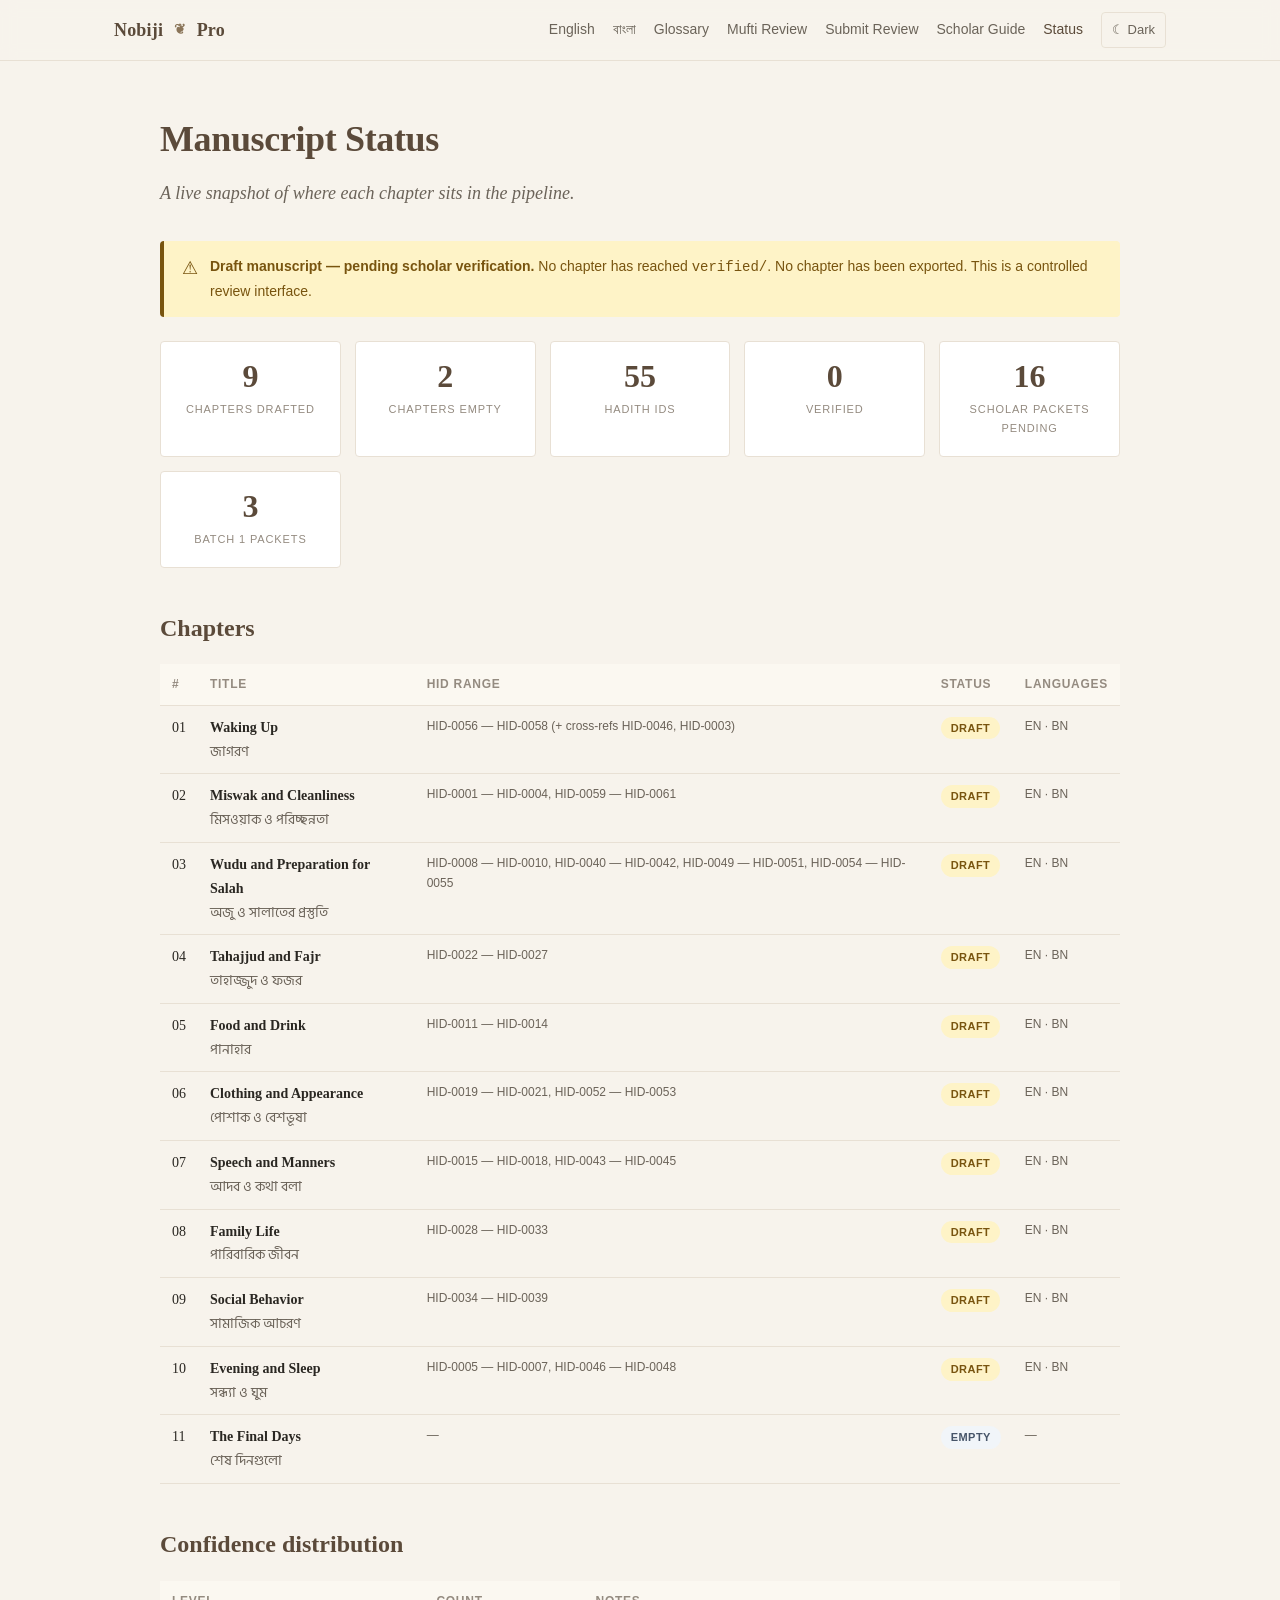
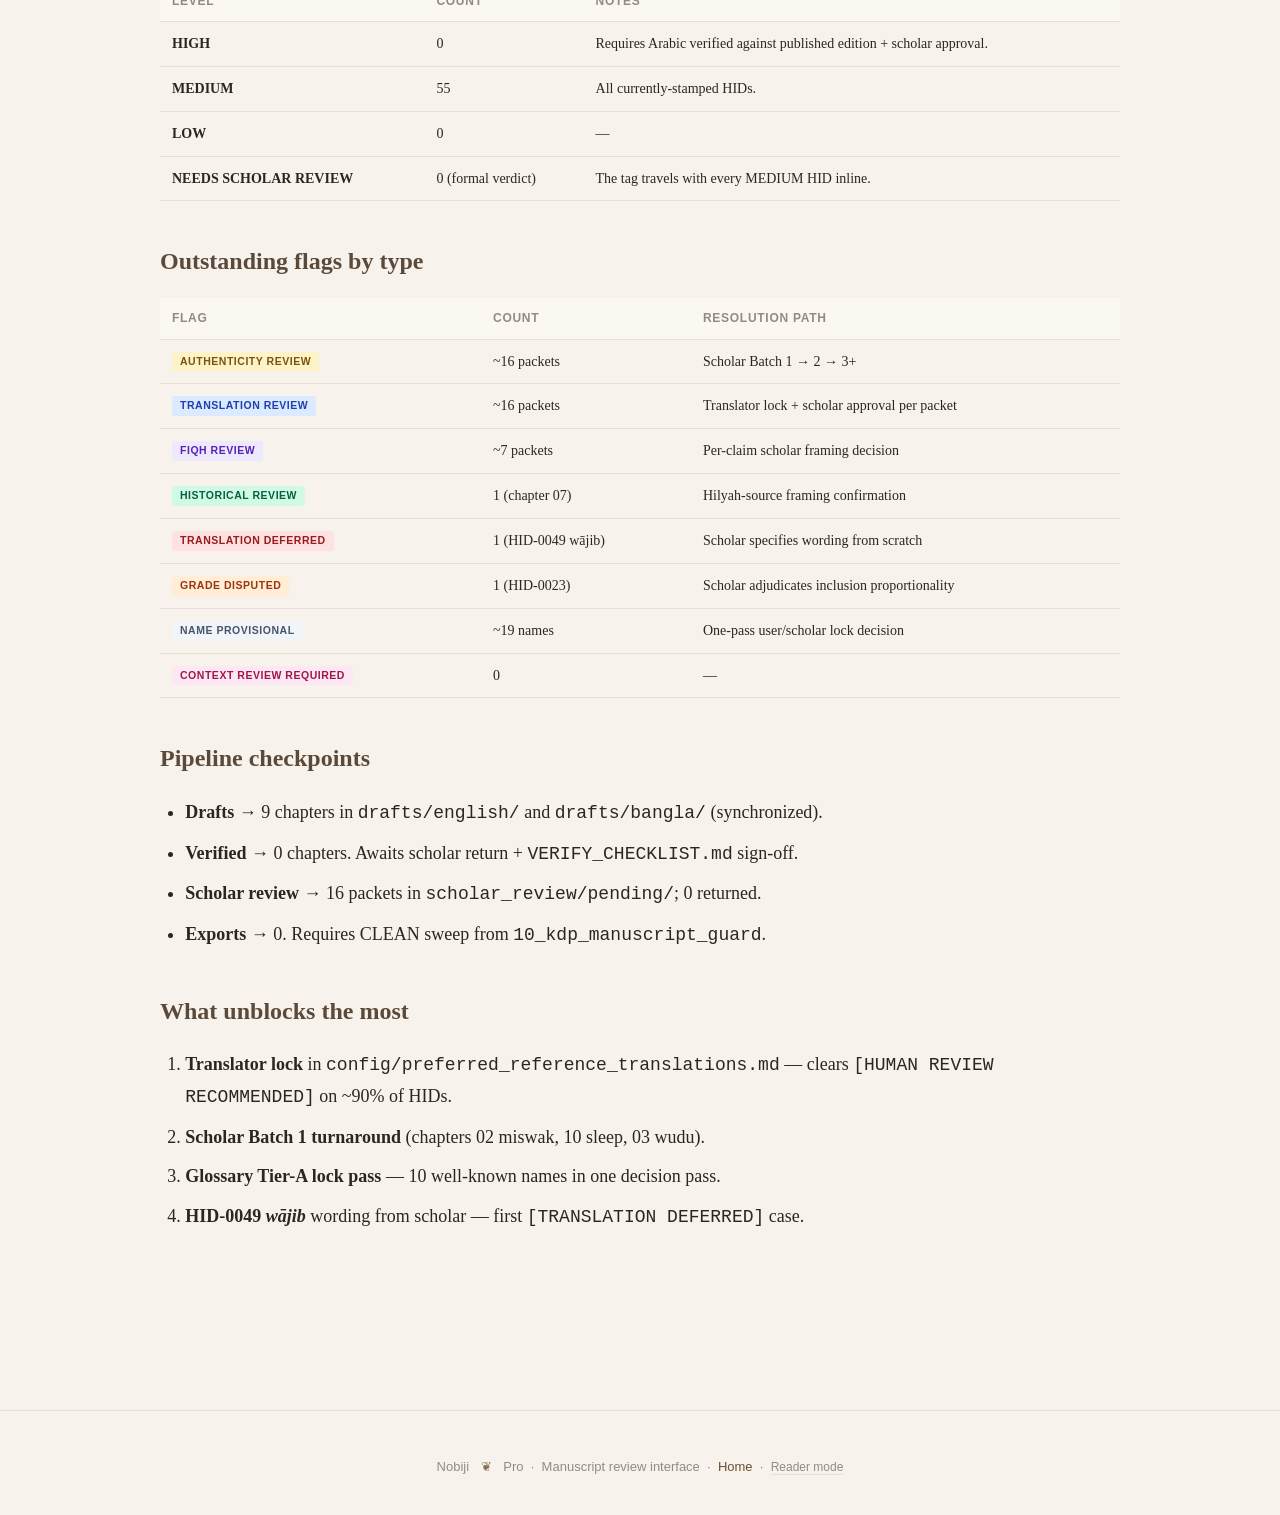
<file: status.html>
<!doctype html>
<html lang="en">
<head>
  <meta charset="utf-8">
  <meta name="viewport" content="width=device-width, initial-scale=1">
  <meta name="description" content="Manuscript status — Nobiji Pro">
  <meta name="robots" content="noindex">
  <title>Manuscript Status — Nobiji Pro</title>
  <link rel="preconnect" href="https://fonts.googleapis.com">
  <link rel="preconnect" href="https://fonts.gstatic.com" crossorigin>
  <link href="https://fonts.googleapis.com/css2?family=Hind+Siliguri:wght@400;500;600;700&family=Amiri:wght@400;700&family=EB+Garamond:ital,wght@0,400;0,500;0,600;1,400&display=swap" rel="stylesheet">
  <link rel="stylesheet" href="assets/css/main.css">
  <link rel="stylesheet" href="assets/css/reader.css">
  <script>(function(){try{var t=localStorage.getItem("nobiji-theme");if(!t&&matchMedia("(prefers-color-scheme: dark)").matches)t="dark";if(t==="dark")document.documentElement.setAttribute("data-theme","dark");var p=new URLSearchParams(location.search);var m=p.get("mode");if(m==="academic"||m==="review"){localStorage.setItem("nobiji-mode","academic");m="academic";}else if(m==="public"||m==="reader"){localStorage.setItem("nobiji-mode","public");m="public";}else{m=localStorage.getItem("nobiji-mode");}document.documentElement.setAttribute("data-mode",m==="academic"?"academic":"public");}catch(e){}})();</script>
  <style>
    .status-table { width: 100%; border-collapse: collapse; font-size: 14px; margin: 16px 0 32px; }
    .status-table th, .status-table td { padding: 10px 12px; border-bottom: 1px solid var(--rule); text-align: left; vertical-align: top; }
    .status-table th { background: var(--surface-soft); font-family: var(--font-en-sans); font-size: 12px; text-transform: uppercase; letter-spacing: 0.06em; color: var(--ink-muted); font-weight: 600; }
    .stat-grid { display: grid; grid-template-columns: repeat(auto-fit, minmax(160px, 1fr)); gap: 14px; margin: 24px 0 40px; }
    .stat-box { background: var(--surface); border: 1px solid var(--rule); border-radius: var(--radius); padding: 18px; text-align: center; }
    .stat-box .num { font-family: var(--font-en-serif); font-size: 32px; font-weight: 600; color: var(--accent); line-height: 1; }
    .stat-box .label { font-family: var(--font-en-sans); font-size: 11px; text-transform: uppercase; letter-spacing: 0.08em; color: var(--ink-muted); margin-top: 8px; }
  </style>
</head>
<body>

<nav class="site-nav">
  <div class="site-nav-inner">
    <a href="index.html" class="site-nav-brand">Nobiji <span class="ornament">❦</span> Pro</a>
    <button class="nav-mobile-toggle" aria-label="Open menu">Menu</button>
    <div class="site-nav-links">
      <a href="read-en.html">English</a>
      <a href="read-bn.html">বাংলা</a>
      <a href="glossary.html">Glossary</a>
      <a href="mufti-review.html" class="academic-only">Mufti Review</a>
      <a href="review.html" class="academic-only">Submit Review</a>
      <a href="scholar.html" class="academic-only">Scholar Guide</a>
      <a href="status.html" class="academic-only" aria-current="page">Status</a>
      <button class="theme-toggle" type="button">☾ Dark</button>
    </div>
  </div>
</nav>

<main class="page">
<div class="prose" style="max-width: 960px;">

  <h1>Manuscript Status</h1>
  <p class="lead">A live snapshot of where each chapter sits in the pipeline.</p>

  <div class="ms-banner" role="note">
    <span class="icon">⚠</span>
    <div><strong>Draft manuscript — pending scholar verification.</strong> No chapter has reached <code>verified/</code>. No chapter has been exported. This is a controlled review interface.</div>
  </div>

  <div class="stat-grid">
    <div class="stat-box"><div class="num">9</div><div class="label">Chapters drafted</div></div>
    <div class="stat-box"><div class="num">2</div><div class="label">Chapters empty</div></div>
    <div class="stat-box"><div class="num">55</div><div class="label">Hadith IDs</div></div>
    <div class="stat-box"><div class="num">0</div><div class="label">Verified</div></div>
    <div class="stat-box"><div class="num">16</div><div class="label">Scholar packets pending</div></div>
    <div class="stat-box"><div class="num">3</div><div class="label">Batch 1 packets</div></div>
  </div>

  <h2>Chapters</h2>

  <table class="status-table">
    <thead>
      <tr><th>#</th><th>Title</th><th>HID range</th><th>Status</th><th>Languages</th></tr>
    </thead>
    <tbody id="status-rows"></tbody>
  </table>

  <h2>Confidence distribution</h2>
  <table class="status-table">
    <thead><tr><th>Level</th><th>Count</th><th>Notes</th></tr></thead>
    <tbody>
      <tr><td><strong>HIGH</strong></td><td>0</td><td>Requires Arabic verified against published edition + scholar approval.</td></tr>
      <tr><td><strong>MEDIUM</strong></td><td>55</td><td>All currently-stamped HIDs.</td></tr>
      <tr><td><strong>LOW</strong></td><td>0</td><td>—</td></tr>
      <tr><td><strong>NEEDS SCHOLAR REVIEW</strong></td><td>0 (formal verdict)</td><td>The tag travels with every MEDIUM HID inline.</td></tr>
    </tbody>
  </table>

  <h2>Outstanding flags by type</h2>
  <table class="status-table">
    <thead><tr><th>Flag</th><th>Count</th><th>Resolution path</th></tr></thead>
    <tbody>
      <tr><td><span class="tag tag-scholar">AUTHENTICITY REVIEW</span></td><td>~16 packets</td><td>Scholar Batch 1 → 2 → 3+</td></tr>
      <tr><td><span class="tag tag-translation">TRANSLATION REVIEW</span></td><td>~16 packets</td><td>Translator lock + scholar approval per packet</td></tr>
      <tr><td><span class="tag tag-fiqh">FIQH REVIEW</span></td><td>~7 packets</td><td>Per-claim scholar framing decision</td></tr>
      <tr><td><span class="tag tag-historical">HISTORICAL REVIEW</span></td><td>1 (chapter 07)</td><td>Hilyah-source framing confirmation</td></tr>
      <tr><td><span class="tag tag-deferred">TRANSLATION DEFERRED</span></td><td>1 (HID-0049 wājib)</td><td>Scholar specifies wording from scratch</td></tr>
      <tr><td><span class="tag tag-grade">GRADE DISPUTED</span></td><td>1 (HID-0023)</td><td>Scholar adjudicates inclusion proportionality</td></tr>
      <tr><td><span class="tag tag-name">NAME PROVISIONAL</span></td><td>~19 names</td><td>One-pass user/scholar lock decision</td></tr>
      <tr><td><span class="tag tag-context">CONTEXT REVIEW REQUIRED</span></td><td>0</td><td>—</td></tr>
    </tbody>
  </table>

  <h2>Pipeline checkpoints</h2>
  <ul>
    <li><strong>Drafts</strong> → 9 chapters in <code>drafts/english/</code> and <code>drafts/bangla/</code> (synchronized).</li>
    <li><strong>Verified</strong> → 0 chapters. Awaits scholar return + <code>VERIFY_CHECKLIST.md</code> sign-off.</li>
    <li><strong>Scholar review</strong> → 16 packets in <code>scholar_review/pending/</code>; 0 returned.</li>
    <li><strong>Exports</strong> → 0. Requires CLEAN sweep from <code>10_kdp_manuscript_guard</code>.</li>
  </ul>

  <h2>What unblocks the most</h2>
  <ol>
    <li><strong>Translator lock</strong> in <code>config/preferred_reference_translations.md</code> — clears <code>[HUMAN REVIEW RECOMMENDED]</code> on ~90% of HIDs.</li>
    <li><strong>Scholar Batch 1 turnaround</strong> (chapters 02 miswak, 10 sleep, 03 wudu).</li>
    <li><strong>Glossary Tier-A lock pass</strong> — 10 well-known names in one decision pass.</li>
    <li><strong>HID-0049 <em>wājib</em></strong> wording from scholar — first <code>[TRANSLATION DEFERRED]</code> case.</li>
  </ol>

</div>
</main>

<footer class="site-footer">
  <p>Nobiji <span class="ornament">❦</span> Pro &nbsp;·&nbsp; Manuscript review interface &nbsp;·&nbsp; <a href="index.html">Home</a> &nbsp;·&nbsp; <button class="mode-toggle" type="button">Reader mode</button></p>
</footer>

<script src="assets/js/chapters-data.js"></script>
<script src="assets/js/app.js"></script>
<script>
(function () {
  var rows = document.getElementById("status-rows");
  if (!rows) return;
  var html = (window.NOBIJI_CHAPTERS || []).map(function (c) {
    var hid = c.hidRange || "—";
    var langs = (c.languages || []).map(function (l) { return l.toUpperCase(); }).join(" · ") || "—";
    var pillCls = c.status === "draft" ? "pill-draft" : (c.status === "verified" ? "pill-verified" : "pill-empty");
    return "<tr>" +
      "<td>" + c.num + "</td>" +
      '<td><strong>' + c.titleEn + "</strong><br><span style=\"color:var(--ink-soft);font-family:var(--font-bn);font-size:14px;\">" + c.titleBn + "</span></td>" +
      '<td style="font-family:var(--font-en-sans);font-size:12px;color:var(--ink-soft);">' + hid + "</td>" +
      '<td><span class="pill ' + pillCls + '">' + c.status + "</span></td>" +
      '<td style="font-family:var(--font-en-sans);font-size:12px;color:var(--ink-soft);">' + langs + "</td>" +
      "</tr>";
  }).join("");
  rows.innerHTML = html;
})();
</script>
</body>
</html>
</file>
<file: assets/css/main.css>
/* ─────────────────────────────────────────────────────────────
   Nobiji Pro — Manuscript Review Website
   Main stylesheet: theme, layout, navigation, typography base
   ───────────────────────────────────────────────────────────── */

/* ── CSS variables: light "paper" theme ── */
:root {
  --paper:        #f7f3ec;
  --paper-deep:   #efe8da;
  --surface:      #ffffff;
  --surface-soft: #fbf8f1;
  --ink:          #2a2722;
  --ink-soft:     #6b6359;
  --ink-muted:    #948b80;
  --rule:         #e8e0d4;
  --rule-soft:    #f0e8d8;
  --accent:       #5b4a3a;
  --accent-soft:  #8a7458;
  --link:         #6e4f2e;
  --link-hover:   #4a341d;

  /* Tag palette — calm, distinct, readable on paper */
  --tag-scholar-bg:    #fef3c7;  --tag-scholar-fg:    #78540f;
  --tag-translation-bg:#dbeafe;  --tag-translation-fg:#1e40af;
  --tag-deferred-bg:   #fee2e2;  --tag-deferred-fg:   #991b1b;
  --tag-fiqh-bg:       #ede9fe;  --tag-fiqh-fg:       #5b21b6;
  --tag-historical-bg: #d1fae5;  --tag-historical-fg: #065f46;
  --tag-grade-bg:      #ffedd5;  --tag-grade-fg:      #9a3412;
  --tag-name-bg:       #f1f5f9;  --tag-name-fg:       #475569;
  --tag-context-bg:    #fce7f3;  --tag-context-fg:    #9d174d;
  --tag-human-bg:      #e0f2fe;  --tag-human-fg:      #075985;
  --hid-bg:            #f5efe2;
  --hid-fg:            #6b4f2c;

  /* Typography stacks */
  --font-en-serif: "Charter", "Source Serif Pro", "Iowan Old Style", "Palatino Linotype", Palatino, "Liberation Serif", Georgia, serif;
  --font-en-sans:  -apple-system, BlinkMacSystemFont, "Segoe UI", Roboto, Helvetica, Arial, sans-serif;
  --font-bn:       "Hind Siliguri", "Noto Sans Bengali", "Tiro Bangla", "SolaimanLipi", "Kalpurush", "Bangla Sangam MN", system-ui, sans-serif;
  --font-ar:       "Amiri", "Scheherazade New", "Noto Naskh Arabic", "Traditional Arabic", "Geeza Pro", serif;

  /* Sizing */
  --reading-width: 720px;
  --side-width:    280px;
  --radius:        4px;
}

/* ── Dark theme ── */
[data-theme="dark"] {
  --paper:        #1a1815;
  --paper-deep:   #15130f;
  --surface:      #252220;
  --surface-soft: #2a2724;
  --ink:          #e8e0d4;
  --ink-soft:     #b6ab9a;
  --ink-muted:    #807865;
  --rule:         #3a3530;
  --rule-soft:    #2f2a25;
  --accent:       #d4a87a;
  --accent-soft:  #b08a5e;
  --link:         #d9b285;
  --link-hover:   #f1cf9f;

  --tag-scholar-bg:    #3d2e0c;  --tag-scholar-fg:    #fbbf24;
  --tag-translation-bg:#1e2a4d;  --tag-translation-fg:#93c5fd;
  --tag-deferred-bg:   #3f1414;  --tag-deferred-fg:   #fca5a5;
  --tag-fiqh-bg:       #2e1f4f;  --tag-fiqh-fg:       #c4b5fd;
  --tag-historical-bg: #0f3a2a;  --tag-historical-fg: #6ee7b7;
  --tag-grade-bg:      #3a1f0c;  --tag-grade-fg:      #fdba74;
  --tag-name-bg:       #2a2d33;  --tag-name-fg:       #cbd5e1;
  --tag-context-bg:    #3a172a;  --tag-context-fg:    #f9a8d4;
  --tag-human-bg:      #0c2a3d;  --tag-human-fg:      #7dd3fc;
  --hid-bg:            #2e2820;
  --hid-fg:            #d9b285;
}

/* ── Reset ── */
*, *::before, *::after { box-sizing: border-box; }
html { -webkit-text-size-adjust: 100%; scroll-behavior: smooth; }
body {
  margin: 0;
  background: var(--paper);
  color: var(--ink);
  font-family: var(--font-en-serif);
  font-size: 18px;
  line-height: 1.7;
  font-feature-settings: "kern", "liga", "onum";
  -webkit-font-smoothing: antialiased;
  -moz-osx-font-smoothing: grayscale;
}
[lang="bn"], .bn { font-family: var(--font-bn); line-height: 1.85; }
a { color: var(--link); text-decoration: none; }
a:hover { color: var(--link-hover); text-decoration: underline; text-underline-offset: 3px; }
hr { border: none; border-top: 1px solid var(--rule); margin: 2em 0; }
img { max-width: 100%; height: auto; }

/* ── Top navigation ── */
.site-nav {
  position: sticky;
  top: 0;
  z-index: 50;
  background: color-mix(in srgb, var(--paper) 92%, transparent);
  backdrop-filter: saturate(140%) blur(8px);
  -webkit-backdrop-filter: saturate(140%) blur(8px);
  border-bottom: 1px solid var(--rule);
}
.site-nav-inner {
  max-width: 1100px;
  margin: 0 auto;
  padding: 12px 24px;
  display: flex;
  align-items: center;
  gap: 24px;
  font-family: var(--font-en-sans);
  font-size: 14px;
}
.site-nav-brand {
  font-family: var(--font-en-serif);
  font-size: 18px;
  font-weight: 600;
  color: var(--accent);
  letter-spacing: 0.01em;
  margin-right: auto;
}
.site-nav-brand .ornament {
  display: inline-block;
  margin: 0 6px;
  color: var(--accent-soft);
  font-size: 14px;
  vertical-align: 2px;
}
.site-nav-links {
  display: flex;
  gap: 18px;
  align-items: center;
}
.site-nav-links a {
  color: var(--ink-soft);
  font-weight: 500;
}
.site-nav-links a:hover,
.site-nav-links a[aria-current="page"] {
  color: var(--accent);
  text-decoration: none;
}
.theme-toggle {
  background: transparent;
  border: 1px solid var(--rule);
  color: var(--ink-soft);
  padding: 6px 10px;
  border-radius: var(--radius);
  cursor: pointer;
  font: inherit;
  font-size: 13px;
}
.theme-toggle:hover { border-color: var(--accent); color: var(--accent); }

/* Mobile nav toggle */
.nav-mobile-toggle {
  display: none;
  background: transparent;
  border: 1px solid var(--rule);
  color: var(--ink-soft);
  padding: 6px 10px;
  border-radius: var(--radius);
  cursor: pointer;
  font-size: 13px;
}

@media (max-width: 720px) {
  .site-nav-inner { gap: 12px; padding: 10px 16px; }
  .site-nav-brand { font-size: 16px; }
  .site-nav-links { display: none; }
  .site-nav-links.open { display: flex; flex-direction: column; gap: 14px; position: absolute; top: 100%; right: 16px; background: var(--surface); border: 1px solid var(--rule); border-radius: var(--radius); padding: 14px 18px; box-shadow: 0 8px 24px rgba(0,0,0,0.06); }
  .nav-mobile-toggle { display: inline-block; }
}

/* ── Page container ── */
.page {
  max-width: 1100px;
  margin: 0 auto;
  padding: 48px 24px 96px;
}
@media (max-width: 720px) {
  .page { padding: 24px 16px 64px; }
}

/* ── Hero / home ── */
.hero {
  text-align: center;
  padding: 64px 0 48px;
  border-bottom: 1px solid var(--rule);
  margin-bottom: 48px;
}
.hero .ornament-row {
  color: var(--accent-soft);
  font-size: 18px;
  letter-spacing: 0.4em;
  margin-bottom: 16px;
}
.hero h1 {
  font-family: var(--font-en-serif);
  font-size: clamp(28px, 5vw, 44px);
  font-weight: 600;
  margin: 0 0 8px;
  color: var(--accent);
  letter-spacing: -0.01em;
}
.hero .subtitle {
  font-family: var(--font-bn);
  font-size: clamp(20px, 3.4vw, 28px);
  color: var(--accent);
  margin: 0 0 16px;
  font-weight: 500;
}
.hero .tagline {
  color: var(--ink-soft);
  font-style: italic;
  font-size: 17px;
  max-width: 540px;
  margin: 16px auto 0;
}

/* ── Card grid (chapter index) ── */
.card-grid {
  display: grid;
  grid-template-columns: repeat(auto-fill, minmax(280px, 1fr));
  gap: 18px;
  margin: 32px 0;
}
.card {
  background: var(--surface);
  border: 1px solid var(--rule);
  border-radius: var(--radius);
  padding: 22px 22px 18px;
  transition: border-color 0.2s, transform 0.15s;
  display: block;
  color: inherit;
}
.card:hover {
  border-color: var(--accent-soft);
  text-decoration: none;
  transform: translateY(-2px);
}
.card .num {
  font-family: var(--font-en-sans);
  font-size: 12px;
  letter-spacing: 0.15em;
  text-transform: uppercase;
  color: var(--ink-muted);
  margin-bottom: 6px;
}
.card h3 {
  font-family: var(--font-en-serif);
  font-size: 19px;
  font-weight: 600;
  margin: 0 0 4px;
  color: var(--accent);
}
.card .bn-title {
  font-family: var(--font-bn);
  font-size: 17px;
  color: var(--ink-soft);
  margin: 0 0 12px;
}
.card .meta {
  font-family: var(--font-en-sans);
  font-size: 12px;
  color: var(--ink-muted);
  display: flex;
  flex-wrap: wrap;
  gap: 10px;
  border-top: 1px solid var(--rule-soft);
  padding-top: 10px;
}

/* Status pill */
.pill {
  display: inline-block;
  padding: 2px 10px;
  border-radius: 999px;
  font-family: var(--font-en-sans);
  font-size: 11px;
  letter-spacing: 0.04em;
  font-weight: 600;
  text-transform: uppercase;
}
.pill-draft   { background: var(--tag-scholar-bg);    color: var(--tag-scholar-fg); }
.pill-empty   { background: var(--tag-name-bg);       color: var(--tag-name-fg); }
.pill-verified{ background: var(--tag-historical-bg); color: var(--tag-historical-fg); }

/* ── Manuscript banner (warning) ── */
.ms-banner {
  background: var(--tag-scholar-bg);
  color: var(--tag-scholar-fg);
  border-left: 4px solid currentColor;
  padding: 14px 18px;
  border-radius: var(--radius);
  font-family: var(--font-en-sans);
  font-size: 14px;
  margin: 24px 0;
  display: flex;
  align-items: flex-start;
  gap: 12px;
}
.ms-banner .icon {
  font-size: 18px;
  margin-top: -2px;
}

/* ── Generic content (status/glossary/scholar pages) ── */
.prose {
  max-width: var(--reading-width);
  margin: 0 auto;
}
.prose h1 {
  font-family: var(--font-en-serif);
  font-size: clamp(28px, 4vw, 36px);
  font-weight: 600;
  color: var(--accent);
  margin: 0 0 8px;
  letter-spacing: -0.01em;
}
.prose .lead {
  color: var(--ink-soft);
  font-style: italic;
  font-size: 18px;
  margin-bottom: 32px;
}
.prose h2 {
  font-family: var(--font-en-serif);
  font-size: 24px;
  font-weight: 600;
  color: var(--accent);
  margin: 40px 0 12px;
}
.prose h3 {
  font-family: var(--font-en-serif);
  font-size: 19px;
  font-weight: 600;
  color: var(--accent-soft);
  margin: 28px 0 8px;
}
.prose p { margin: 0 0 1em; }
.prose ul, .prose ol { padding-left: 1.4em; }
.prose li { margin-bottom: 0.5em; }

/* Footer */
.site-footer {
  border-top: 1px solid var(--rule);
  padding: 32px 24px;
  text-align: center;
  font-family: var(--font-en-sans);
  font-size: 13px;
  color: var(--ink-muted);
  margin-top: 64px;
}
.site-footer .ornament { color: var(--accent-soft); margin: 0 8px; }

/* ── Mode visibility ───────────────────────────────────────
   .academic-only elements are visible only when html[data-mode="academic"].
   In default (public) mode they vanish from the page.
   .public-only is the inverse — elements that show only in public mode.
   ─────────────────────────────────────────────────────────── */
[data-mode="public"] .academic-only,
html:not([data-mode]) .academic-only {
  display: none !important;
}
[data-mode="academic"] .public-only {
  display: none !important;
}

/* Mode toggle (small footer link) */
.mode-toggle {
  background: transparent;
  border: none;
  padding: 0;
  margin: 0;
  font: inherit;
  font-family: var(--font-en-sans);
  font-size: 12px;
  color: var(--ink-muted);
  cursor: pointer;
  text-decoration: underline;
  text-decoration-color: var(--rule);
  text-decoration-thickness: 1px;
  text-underline-offset: 3px;
}
.mode-toggle:hover {
  color: var(--accent);
  text-decoration-color: var(--accent-soft);
}

/* Helper ornament */
.ornament-divider {
  display: flex;
  align-items: center;
  justify-content: center;
  gap: 14px;
  margin: 32px 0;
  color: var(--accent-soft);
  font-size: 16px;
}
.ornament-divider::before,
.ornament-divider::after {
  content: "";
  flex: 1;
  border-top: 1px solid var(--rule);
  max-width: 80px;
}

/* ── Continue reading card ─────────────────────────────────── */
.continue-card {
  display: block;
  margin: 32px auto 0;
  max-width: 640px;
  padding: 18px 22px;
  background: var(--panel, #fff);
  border: 1px solid var(--rule);
  border-left: 4px solid var(--accent);
  border-radius: 6px;
  text-decoration: none;
  color: inherit;
  transition: border-color 0.15s ease, transform 0.15s ease;
}
.continue-card:hover {
  border-left-color: var(--accent-soft, var(--accent));
  transform: translateY(-1px);
}
.continue-label {
  font-size: 12px;
  letter-spacing: 0.08em;
  text-transform: uppercase;
  color: var(--accent);
  font-weight: 600;
}
.continue-pct {
  color: var(--ink-muted);
  font-weight: 400;
  letter-spacing: 0;
  text-transform: none;
  font-size: 12px;
}
.continue-title {
  font-family: var(--font-en-serif);
  font-size: 17px;
  margin-top: 4px;
  color: var(--ink);
}
.continue-lang {
  color: var(--ink-muted);
  font-size: 13px;
  font-style: italic;
}

/* ── Floating "Review this chapter" button (academic-only) ──── */
.review-chapter-fab {
  position: fixed;
  right: 24px;
  bottom: 24px;
  background: var(--accent);
  color: #fff;
  text-decoration: none;
  padding: 12px 18px;
  border-radius: 28px;
  font-family: var(--font-en-sans);
  font-size: 13px;
  font-weight: 600;
  letter-spacing: 0.04em;
  box-shadow: 0 6px 18px rgba(0, 0, 0, 0.18);
  display: flex;
  align-items: center;
  gap: 8px;
  z-index: 50;
  transition: transform 0.15s ease, box-shadow 0.15s ease, background 0.15s ease;
}
.review-chapter-fab:hover {
  transform: translateY(-2px);
  box-shadow: 0 8px 22px rgba(0, 0, 0, 0.22);
}
.review-chapter-fab .fab-icon {
  font-size: 16px;
  line-height: 1;
}
.review-chapter-fab .fab-label-bn,
.review-chapter-fab .fab-label-en { display: none; }
/* Reader language drives FAB label — set by reader.js via html[lang] */
html[lang="bn"] .review-chapter-fab .fab-label-bn { display: inline; font-family: var(--font-bn, "Hind Siliguri", system-ui, sans-serif); }
html[lang="en"] .review-chapter-fab .fab-label-en { display: inline; }
/* Default fallback if no lang set */
html:not([lang="bn"]):not([lang="en"]) .review-chapter-fab .fab-label-bn { display: inline; font-family: var(--font-bn, "Hind Siliguri", system-ui, sans-serif); }
@media (max-width: 600px) {
  .review-chapter-fab { right: 14px; bottom: 14px; padding: 10px 14px; font-size: 12px; }
  .review-chapter-fab .fab-label-bn,
  .review-chapter-fab .fab-label-en { display: none !important; }
  .review-chapter-fab .fab-icon { font-size: 20px; }
}
</file>
<file: assets/css/reader.css>
/* ─────────────────────────────────────────────────────────────
   Nobiji Pro — Reader stylesheet
   Chapter content rendering, citation blocks, scholar tags, sidebar
   ───────────────────────────────────────────────────────────── */

/* Reading progress bar */
.reading-progress {
  position: fixed;
  top: 0;
  left: 0;
  height: 2px;
  width: 0%;
  background: var(--accent);
  z-index: 60;
  transition: width 0.05s linear;
}

/* ── Reader layout: sidebar + content ── */
.reader-layout {
  max-width: 1200px;
  margin: 0 auto;
  display: grid;
  grid-template-columns: var(--side-width) 1fr;
  gap: 48px;
  padding: 32px 24px 96px;
}
@media (max-width: 960px) {
  .reader-layout { grid-template-columns: 1fr; gap: 0; padding: 16px 16px 64px; }
}

/* Sidebar */
.reader-sidebar {
  position: sticky;
  top: 70px;
  align-self: start;
  max-height: calc(100vh - 90px);
  overflow-y: auto;
  font-family: var(--font-en-sans);
  font-size: 14px;
  padding-right: 8px;
}
@media (max-width: 960px) {
  .reader-sidebar {
    position: relative;
    top: 0;
    max-height: none;
    margin-bottom: 24px;
    padding: 16px;
    background: var(--surface-soft);
    border: 1px solid var(--rule);
    border-radius: var(--radius);
  }
  .reader-sidebar.collapsed .sidebar-list { display: none; }
}
.reader-sidebar h4 {
  font-family: var(--font-en-sans);
  font-size: 11px;
  letter-spacing: 0.18em;
  text-transform: uppercase;
  color: var(--ink-muted);
  margin: 0 0 12px;
  font-weight: 600;
}
.sidebar-list {
  list-style: none;
  padding: 0;
  margin: 0;
}
.sidebar-list li {
  margin-bottom: 4px;
}
.sidebar-list a {
  display: block;
  padding: 8px 12px;
  border-radius: var(--radius);
  color: var(--ink-soft);
  border-left: 2px solid transparent;
  transition: background 0.15s, color 0.15s, border-color 0.15s;
}
.sidebar-list a:hover {
  background: var(--surface-soft);
  color: var(--accent);
  text-decoration: none;
}
.sidebar-list a.active {
  background: var(--surface);
  color: var(--accent);
  border-left-color: var(--accent);
  font-weight: 600;
}
.sidebar-list .ch-num {
  display: inline-block;
  width: 28px;
  font-variant-numeric: tabular-nums;
  color: var(--ink-muted);
  font-size: 12px;
}
.sidebar-list a.active .ch-num { color: var(--accent-soft); }

.sidebar-mobile-toggle {
  display: none;
  width: 100%;
  text-align: left;
  background: transparent;
  border: none;
  font: inherit;
  font-family: var(--font-en-sans);
  font-size: 13px;
  font-weight: 600;
  letter-spacing: 0.1em;
  text-transform: uppercase;
  color: var(--ink-soft);
  cursor: pointer;
  padding: 0 0 12px;
}
.sidebar-mobile-toggle::after { content: " ▾"; color: var(--ink-muted); }
.reader-sidebar.collapsed .sidebar-mobile-toggle::after { content: " ▸"; }
@media (max-width: 960px) {
  .sidebar-mobile-toggle { display: block; padding: 0; margin: 0; }
}

/* Sidebar language switcher */
.lang-switcher {
  display: inline-flex;
  border: 1px solid var(--rule);
  border-radius: var(--radius);
  margin-bottom: 18px;
  overflow: hidden;
}
.lang-switcher a {
  padding: 6px 14px;
  font-family: var(--font-en-sans);
  font-size: 13px;
  color: var(--ink-soft);
  border-right: 1px solid var(--rule);
}
.lang-switcher a:last-child { border-right: none; }
.lang-switcher a:hover { background: var(--surface-soft); text-decoration: none; }
.lang-switcher a.active { background: var(--accent); color: var(--paper); }

/* ── Chapter content body ── */
.reader-content {
  max-width: var(--reading-width);
  font-size: 19px;
  line-height: 1.75;
}
@media (max-width: 720px) {
  .reader-content { font-size: 17px; line-height: 1.7; }
}
[lang="bn"] .reader-content,
.reader-content[lang="bn"] {
  font-family: var(--font-bn);
  font-size: 19px;
  line-height: 1.95;
}

/* Render output: headings */
.reader-content h1 {
  font-family: var(--font-en-serif);
  font-size: clamp(28px, 4.4vw, 40px);
  font-weight: 600;
  color: var(--accent);
  margin: 0 0 8px;
  letter-spacing: -0.01em;
  line-height: 1.25;
}
[lang="bn"] .reader-content h1,
.reader-content[lang="bn"] h1 {
  font-family: var(--font-bn);
  font-size: clamp(26px, 4vw, 36px);
  line-height: 1.4;
}
.reader-content h2 {
  font-family: var(--font-en-serif);
  font-size: clamp(22px, 3vw, 27px);
  font-weight: 600;
  color: var(--accent);
  margin: 56px 0 16px;
  letter-spacing: -0.005em;
}
[lang="bn"] .reader-content h2,
.reader-content[lang="bn"] h2 {
  font-family: var(--font-bn);
  font-size: clamp(20px, 2.8vw, 25px);
}
.reader-content h3 {
  font-family: var(--font-en-serif);
  font-size: clamp(19px, 2.4vw, 22px);
  font-weight: 600;
  color: var(--accent-soft);
  margin: 36px 0 12px;
  font-style: italic;
}
[lang="bn"] .reader-content h3,
.reader-content[lang="bn"] h3 {
  font-family: var(--font-bn);
  font-style: normal;
  font-weight: 600;
}
.reader-content p { margin: 0 0 1.1em; }
.reader-content ul, .reader-content ol { padding-left: 1.4em; margin: 1em 0 1.4em; }
.reader-content li { margin-bottom: 0.45em; }
.reader-content em { font-style: italic; color: var(--ink); }
.reader-content strong { font-weight: 600; color: var(--ink); }
.reader-content hr {
  border: none;
  border-top: 1px solid var(--rule);
  margin: 2.2em auto;
  max-width: 200px;
  position: relative;
}
.reader-content hr::after {
  content: "❦";
  display: block;
  position: relative;
  top: -14px;
  text-align: center;
  background: var(--paper);
  width: 30px;
  margin: 0 auto;
  color: var(--accent-soft);
  font-size: 14px;
}

/* ── Citation blockquotes (the heart of the manuscript) ── */
.reader-content blockquote {
  margin: 1.6em 0;
  padding: 18px 22px 16px;
  background: var(--surface-soft);
  border-left: 3px solid var(--accent-soft);
  border-radius: 0 var(--radius) var(--radius) 0;
  font-size: 17px;
  line-height: 1.7;
}
.reader-content blockquote p { margin: 0 0 0.8em; }
.reader-content blockquote p:last-child { margin-bottom: 0; }

/* Arabic text — applied automatically via JS by detecting Arabic Unicode range */
.reader-content .ar {
  font-family: var(--font-ar);
  direction: rtl;
  text-align: right;
  font-size: 22px;
  line-height: 2;
  color: var(--ink);
  margin: 6px 0 14px;
  letter-spacing: 0;
}
.reader-content blockquote .ar {
  display: block;
  padding: 4px 0;
}

/* Citation source line — italic, smaller, muted */
.reader-content blockquote em:last-child,
.reader-content blockquote p:last-child em:only-child {
  font-size: 14px;
  color: var(--ink-soft);
}

/* Tag style — pills inside citations */
.tag {
  display: inline-block;
  padding: 1px 8px;
  font-family: var(--font-en-sans);
  font-size: 10.5px;
  font-weight: 600;
  letter-spacing: 0.05em;
  text-transform: uppercase;
  border-radius: 3px;
  margin: 0 3px 2px 0;
  white-space: nowrap;
  vertical-align: 1px;
}
.tag-scholar     { background: var(--tag-scholar-bg);     color: var(--tag-scholar-fg); }
.tag-translation { background: var(--tag-translation-bg); color: var(--tag-translation-fg); }
.tag-deferred    { background: var(--tag-deferred-bg);    color: var(--tag-deferred-fg); }
.tag-fiqh        { background: var(--tag-fiqh-bg);        color: var(--tag-fiqh-fg); }
.tag-historical  { background: var(--tag-historical-bg);  color: var(--tag-historical-fg); }
.tag-grade       { background: var(--tag-grade-bg);       color: var(--tag-grade-fg); }
.tag-name        { background: var(--tag-name-bg);        color: var(--tag-name-fg); }
.tag-context     { background: var(--tag-context-bg);     color: var(--tag-context-fg); }
.tag-human       { background: var(--tag-human-bg);       color: var(--tag-human-fg); }
.tag-term        { background: var(--tag-name-bg);        color: var(--tag-name-fg); }

/* HID reference */
.hid {
  display: inline-block;
  padding: 0 6px;
  background: var(--hid-bg);
  color: var(--hid-fg);
  font-family: var(--font-en-sans);
  font-size: 12px;
  font-weight: 600;
  letter-spacing: 0.03em;
  border-radius: 3px;
  vertical-align: 1px;
}

/* Honorifics — keep them snug, slight color variation */
.honorific {
  font-family: var(--font-ar);
  font-size: 0.95em;
  color: var(--accent-soft);
}

/* Draft status banner inside chapter (rendered from MD) */
.reader-content > blockquote:first-of-type {
  background: var(--tag-scholar-bg);
  color: var(--tag-scholar-fg);
  border-left-color: currentColor;
  font-family: var(--font-en-sans);
  font-size: 14px;
  font-style: italic;
  margin-top: 8px;
}
.reader-content > blockquote:first-of-type em { font-style: normal; }
[lang="bn"] .reader-content > blockquote:first-of-type {
  font-family: var(--font-bn);
  font-style: normal;
}

/* ── Chapter footer: prev / next nav ── */
.chapter-nav {
  display: flex;
  justify-content: space-between;
  gap: 16px;
  margin-top: 64px;
  padding-top: 32px;
  border-top: 1px solid var(--rule);
}
.chapter-nav a {
  flex: 1;
  display: block;
  padding: 14px 18px;
  background: var(--surface-soft);
  border: 1px solid var(--rule);
  border-radius: var(--radius);
  color: var(--ink-soft);
  font-family: var(--font-en-sans);
  font-size: 14px;
  text-decoration: none;
  transition: border-color 0.15s, color 0.15s;
}
.chapter-nav a:hover {
  border-color: var(--accent-soft);
  color: var(--accent);
  text-decoration: none;
}
.chapter-nav .nav-direction {
  display: block;
  font-size: 11px;
  letter-spacing: 0.15em;
  text-transform: uppercase;
  color: var(--ink-muted);
  margin-bottom: 4px;
}
.chapter-nav .nav-title { font-weight: 600; }
.chapter-nav .next { text-align: right; }
.chapter-nav .disabled { opacity: 0.4; pointer-events: none; }
@media (max-width: 720px) {
  .chapter-nav { flex-direction: column; }
}

/* ── Public-mode adjustments ───────────────────────────────
   In public mode the technical residue softens: HID badges become
   subtle (small, muted), workflow tag pills never render (filtered
   out in reader.js), and the closing "Source & Compilation Note"
   appears as a gentle author's note rather than a status banner.
   ─────────────────────────────────────────────────────────── */
[data-mode="public"] .reader-content .hid {
  background: transparent;
  color: var(--ink-muted);
  padding: 0;
  font-weight: 500;
  font-size: 11.5px;
  letter-spacing: 0.02em;
}
[data-mode="public"] .reader-content .tag {
  display: none;
}

/* When an h2 follows an hr (the closing-note pattern) — soften it */
.reader-content hr + h2 {
  font-style: italic;
  color: var(--accent-soft);
  font-size: 19px;
  font-weight: 500;
  margin-top: 8px;
}
.reader-content hr + h2 + p {
  color: var(--ink-soft);
  font-style: italic;
  font-size: 16px;
  line-height: 1.7;
}
[data-mode="academic"] .reader-content hr + h2 {
  font-style: normal;
  color: var(--accent);
  font-weight: 600;
}
[data-mode="academic"] .reader-content hr + h2 + p {
  color: inherit;
  font-style: normal;
}

/* Loading state */
.loader {
  text-align: center;
  padding: 64px 16px;
  color: var(--ink-muted);
  font-family: var(--font-en-sans);
  font-size: 14px;
}
.loader::after {
  content: "";
  display: inline-block;
  width: 16px;
  height: 16px;
  border: 2px solid var(--accent-soft);
  border-top-color: transparent;
  border-radius: 50%;
  margin-left: 8px;
  vertical-align: -3px;
  animation: spin 0.8s linear infinite;
}
@keyframes spin { to { transform: rotate(360deg); } }

/* Error state */
.load-error {
  border: 1px solid var(--tag-deferred-bg);
  background: var(--tag-deferred-bg);
  color: var(--tag-deferred-fg);
  padding: 16px 20px;
  border-radius: var(--radius);
  font-family: var(--font-en-sans);
  font-size: 14px;
}
</file>
